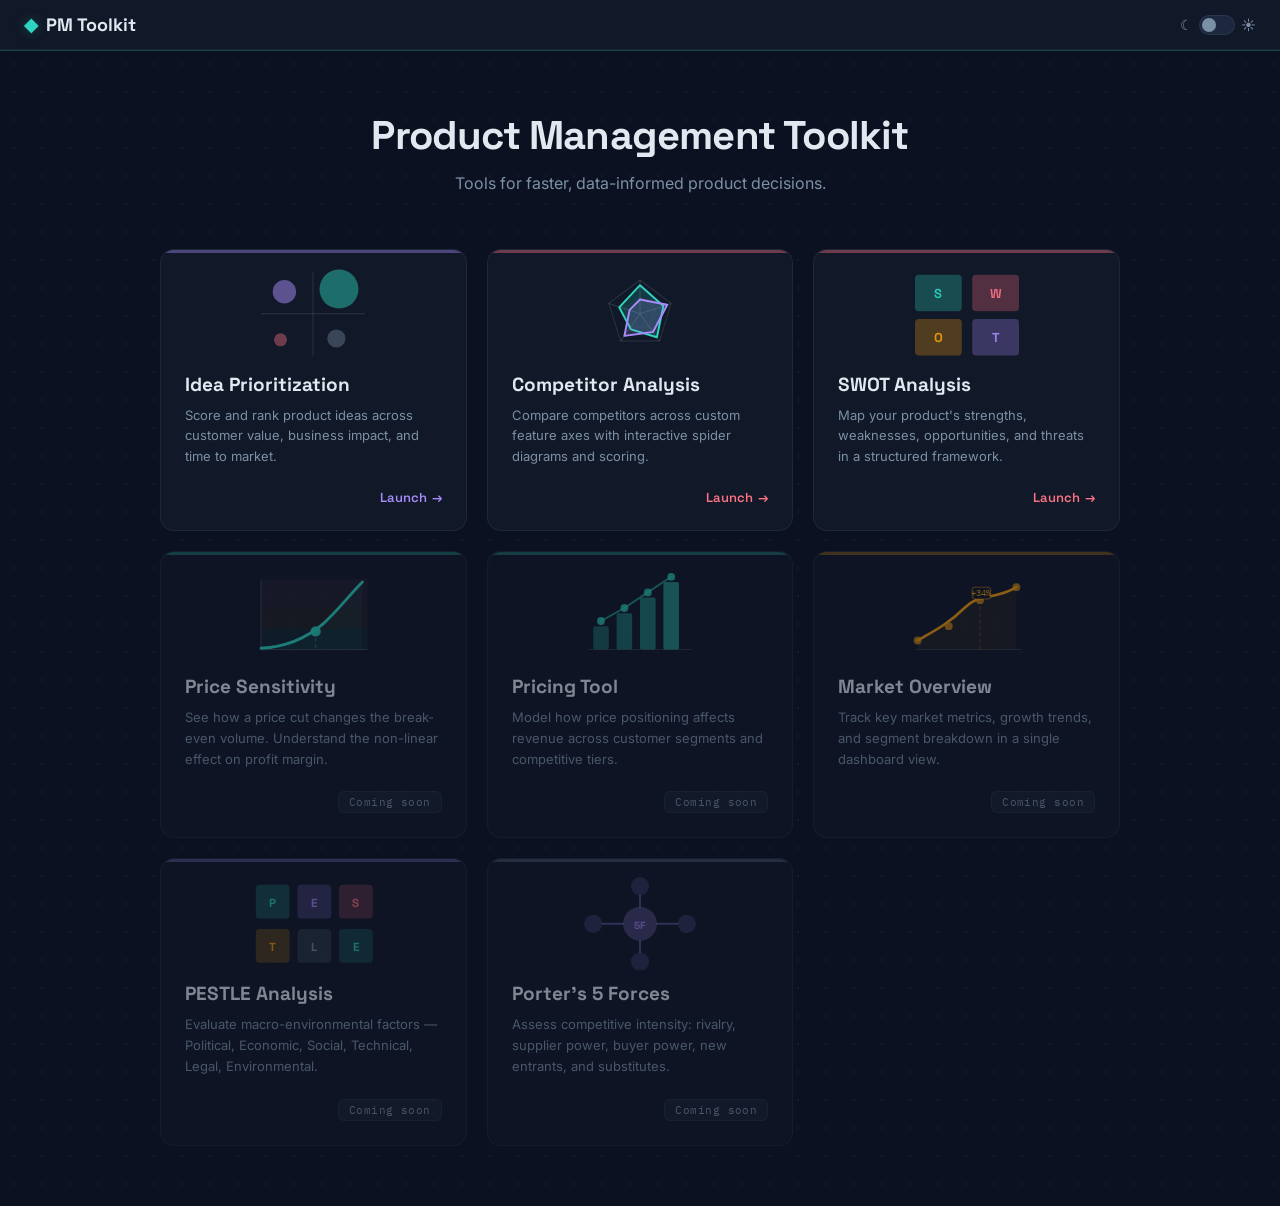
<file: index.html>
<!DOCTYPE html>
<html lang="en">
<head>
<meta charset="UTF-8">
<meta name="viewport" content="width=device-width, initial-scale=1.0">
<title>PM Toolkit</title>
<link rel="preconnect" href="https://fonts.googleapis.com">
<link href="https://fonts.googleapis.com/css2?family=Space+Grotesk:wght@500;700&family=Inter:wght@400;500;600&family=IBM+Plex+Mono:wght@500&display=swap" rel="stylesheet">
<link rel="stylesheet" href="index.css">
</head>
<body>
<div class="app">

  <header class="topbar">
    <div class="brand"><span class="brand-mark">&#9670;</span> PM Toolkit</div>
    <div class="topbar-actions">
      <label class="theme-toggle" title="Toggle light / dark theme">
        <span class="t-icon">&#9790;</span>
        <input type="checkbox" id="themeToggle">
        <span class="toggle-pill"><span class="toggle-dot"></span></span>
        <span class="t-icon">&#9728;</span>
      </label>
    </div>
  </header>

  <main class="hub">
    <div class="hub-hero">
      <h1>Product Management Toolkit</h1>
      <p>Tools for faster, data-informed product decisions.</p>
    </div>

    <div class="tool-grid">

      <!-- 1. Idea Prioritization -->
      <a class="tool-card card-plum" href="prio_tool.html">
        <div class="card-visual">
          <svg viewBox="0 0 100 72" fill="none" xmlns="http://www.w3.org/2000/svg">
            <line x1="50" y1="4"  x2="50" y2="68" stroke="currentColor" stroke-opacity="0.12" stroke-width="0.8"/>
            <line x1="10" y1="36" x2="90" y2="36" stroke="currentColor" stroke-opacity="0.12" stroke-width="0.8"/>
            <circle cx="70" cy="17" r="15" fill="var(--teal)"  opacity="0.45"/>
            <circle cx="28" cy="19" r="9"  fill="var(--plum)"  opacity="0.5"/>
            <circle cx="68" cy="55" r="7"  fill="var(--slate)" opacity="0.38"/>
            <circle cx="25" cy="56" r="5"  fill="var(--coral)" opacity="0.4"/>
          </svg>
        </div>
        <div class="card-body">
          <h2 class="card-title">Idea Prioritization</h2>
          <p class="card-desc">Score and rank product ideas across customer value, business impact, and time to market.</p>
        </div>
        <div class="card-footer">
          <span class="card-launch">Launch <span class="launch-arrow">&#8594;</span></span>
        </div>
      </a>

      <!-- 2. Competitor Analysis -->
      <a class="tool-card card-coral" href="competitor_analysis.html">
        <div class="card-visual">
          <svg viewBox="0 0 100 72" fill="none" xmlns="http://www.w3.org/2000/svg">
            <line x1="50" y1="36" x2="50" y2="10"  stroke="currentColor" stroke-opacity="0.15" stroke-width="0.8"/>
            <line x1="50" y1="36" x2="74" y2="28"  stroke="currentColor" stroke-opacity="0.15" stroke-width="0.8"/>
            <line x1="50" y1="36" x2="65" y2="57"  stroke="currentColor" stroke-opacity="0.15" stroke-width="0.8"/>
            <line x1="50" y1="36" x2="35" y2="57"  stroke="currentColor" stroke-opacity="0.15" stroke-width="0.8"/>
            <line x1="50" y1="36" x2="26" y2="28"  stroke="currentColor" stroke-opacity="0.15" stroke-width="0.8"/>
            <polygon points="50,10 74,28 65,57 35,57 26,28" fill="none" stroke="currentColor" stroke-opacity="0.12" stroke-width="0.8"/>
            <polygon points="50,23 62,32 57,46 43,46 38,32" fill="none" stroke="currentColor" stroke-opacity="0.08" stroke-width="0.6"/>
            <polygon points="50,14 68,30 63,54 43,48 34,31" fill="var(--teal)" fill-opacity="0.18" stroke="var(--teal)" stroke-width="1.5" stroke-linejoin="round"/>
            <polygon points="50,25 71,29 60,50 38,53 42,33" fill="var(--plum)" fill-opacity="0.18" stroke="var(--plum)" stroke-width="1.5" stroke-linejoin="round"/>
          </svg>
        </div>
        <div class="card-body">
          <h2 class="card-title">Competitor Analysis</h2>
          <p class="card-desc">Compare competitors across custom feature axes with interactive spider diagrams and scoring.</p>
        </div>
        <div class="card-footer">
          <span class="card-launch">Launch <span class="launch-arrow">&#8594;</span></span>
        </div>
      </a>

      <!-- 3. SWOT Analysis -->
      <a class="tool-card card-coral" href="swot_tool.html">
        <div class="card-visual">
          <svg viewBox="0 0 100 72" fill="none" xmlns="http://www.w3.org/2000/svg">
            <rect x="10" y="6"  width="36" height="28" rx="3" fill="var(--teal)"  opacity="0.28"/>
            <rect x="54" y="6"  width="36" height="28" rx="3" fill="var(--coral)" opacity="0.28"/>
            <rect x="10" y="40" width="36" height="28" rx="3" fill="var(--amber)" opacity="0.28"/>
            <rect x="54" y="40" width="36" height="28" rx="3" fill="var(--plum)"  opacity="0.28"/>
            <text x="28" y="24" text-anchor="middle" font-family="Space Grotesk,sans-serif" font-size="10" font-weight="700" fill="var(--teal)"  opacity="0.9">S</text>
            <text x="72" y="24" text-anchor="middle" font-family="Space Grotesk,sans-serif" font-size="10" font-weight="700" fill="var(--coral)" opacity="0.9">W</text>
            <text x="28" y="58" text-anchor="middle" font-family="Space Grotesk,sans-serif" font-size="10" font-weight="700" fill="var(--amber)" opacity="0.9">O</text>
            <text x="72" y="58" text-anchor="middle" font-family="Space Grotesk,sans-serif" font-size="10" font-weight="700" fill="var(--plum)"  opacity="0.9">T</text>
          </svg>
        </div>
        <div class="card-body">
          <h2 class="card-title">SWOT Analysis</h2>
          <p class="card-desc">Map your product's strengths, weaknesses, opportunities, and threats in a structured framework.</p>
        </div>
        <div class="card-footer">
          <span class="card-launch">Launch <span class="launch-arrow">&#8594;</span></span>
        </div>
      </a>

      <!-- Price Sensitivity — Coming soon -->
      <div class="tool-card card-teal tool-card--soon">
        <div class="card-visual">
          <svg viewBox="0 0 100 72" fill="none" xmlns="http://www.w3.org/2000/svg">
            <line x1="10" y1="62" x2="92" y2="62" stroke="currentColor" stroke-opacity="0.2" stroke-width="0.8"/>
            <line x1="10" y1="8"  x2="10" y2="62" stroke="currentColor" stroke-opacity="0.2" stroke-width="0.8"/>
            <rect x="10" y="46" width="82" height="16" fill="var(--teal)"  opacity="0.06"/>
            <rect x="10" y="30" width="82" height="16" fill="var(--amber)" opacity="0.06"/>
            <rect x="10" y="8"  width="82" height="22" fill="var(--coral)" opacity="0.06"/>
            <path d="M 10 61 C 28 60 44 54 58 42 C 70 31 78 20 88 10" stroke="var(--teal)" stroke-width="2.2" stroke-linecap="round"/>
            <path d="M 10 61 C 28 60 44 54 58 42 C 70 31 78 20 88 10 L 88 62 Z" fill="var(--teal)" opacity="0.06"/>
            <circle cx="52" cy="48" r="4" fill="var(--teal)" opacity="0.9"/>
            <line x1="52" y1="48" x2="52" y2="62" stroke="var(--teal)" stroke-opacity="0.35" stroke-width="1" stroke-dasharray="3 2"/>
          </svg>
        </div>
        <div class="card-body">
          <h2 class="card-title">Price Sensitivity</h2>
          <p class="card-desc">See how a price cut changes the break-even volume. Understand the non-linear effect on profit margin.</p>
        </div>
        <div class="card-footer">
          <span class="card-badge">Coming soon</span>
        </div>
      </div>

      <!-- Pricing Tool — Coming soon -->
      <div class="tool-card card-teal tool-card--soon">
        <div class="card-visual">
          <svg viewBox="0 0 100 72" fill="none" xmlns="http://www.w3.org/2000/svg">
            <line x1="10" y1="62" x2="90" y2="62" stroke="currentColor" stroke-opacity="0.15" stroke-width="0.8"/>
            <rect x="14" y="44" width="12" height="18" rx="1.5" fill="var(--teal)" opacity="0.35"/>
            <rect x="32" y="34" width="12" height="28" rx="1.5" fill="var(--teal)" opacity="0.42"/>
            <rect x="50" y="22" width="12" height="40" rx="1.5" fill="var(--teal)" opacity="0.5"/>
            <rect x="68" y="10" width="12" height="52" rx="1.5" fill="var(--teal)" opacity="0.6"/>
            <circle cx="20" cy="40" r="3" fill="var(--teal)" opacity="0.8"/>
            <circle cx="38" cy="30" r="3" fill="var(--teal)" opacity="0.8"/>
            <circle cx="56" cy="18" r="3" fill="var(--teal)" opacity="0.8"/>
            <circle cx="74" cy="6"  r="3" fill="var(--teal)" opacity="0.8"/>
            <path d="M 20 40 L 38 30 L 56 18 L 74 6" stroke="var(--teal)" stroke-width="1.5" stroke-linecap="round" stroke-linejoin="round" opacity="0.6"/>
          </svg>
        </div>
        <div class="card-body">
          <h2 class="card-title">Pricing Tool</h2>
          <p class="card-desc">Model how price positioning affects revenue across customer segments and competitive tiers.</p>
        </div>
        <div class="card-footer">
          <span class="card-badge">Coming soon</span>
        </div>
      </div>

      <!-- Market Overview — Coming soon -->
      <div class="tool-card card-amber tool-card--soon">
        <div class="card-visual">
          <svg viewBox="0 0 100 72" fill="none" xmlns="http://www.w3.org/2000/svg">
            <line x1="10" y1="62" x2="92" y2="62" stroke="currentColor" stroke-opacity="0.15" stroke-width="0.8"/>
            <path d="M 12 55 C 24 48 36 42 48 30 C 60 18 72 24 88 14" stroke="var(--amber)" stroke-width="2" stroke-linecap="round" fill="none"/>
            <path d="M 12 55 C 24 48 36 42 48 30 C 60 18 72 24 88 14 L 88 62 L 12 62 Z" fill="var(--amber)" opacity="0.07"/>
            <circle cx="12" cy="55" r="3" fill="var(--amber)" opacity="0.7"/>
            <circle cx="36" cy="44" r="3" fill="var(--amber)" opacity="0.7"/>
            <circle cx="60" cy="24" r="3" fill="var(--amber)" opacity="0.7"/>
            <circle cx="88" cy="14" r="3" fill="var(--amber)" opacity="0.7"/>
            <line x1="60" y1="24" x2="60" y2="62" stroke="var(--amber)" stroke-opacity="0.2" stroke-dasharray="3 2" stroke-width="1"/>
            <rect x="54" y="14" width="14" height="9" rx="2" fill="var(--surface)" stroke="var(--amber)" stroke-opacity="0.5" stroke-width="0.8"/>
            <text x="61" y="21" text-anchor="middle" font-family="IBM Plex Mono,monospace" font-size="7" fill="var(--amber)" opacity="0.9">+34%</text>
          </svg>
        </div>
        <div class="card-body">
          <h2 class="card-title">Market Overview</h2>
          <p class="card-desc">Track key market metrics, growth trends, and segment breakdown in a single dashboard view.</p>
        </div>
        <div class="card-footer">
          <span class="card-badge">Coming soon</span>
        </div>
      </div>

      <!-- PESTLE — Coming soon -->
      <div class="tool-card card-plum tool-card--soon">
        <div class="card-visual">
          <svg viewBox="0 0 100 72" fill="none" xmlns="http://www.w3.org/2000/svg">
            <rect x="6"  y="6"  width="26" height="26" rx="3" fill="var(--teal)"  opacity="0.25"/>
            <rect x="38" y="6"  width="26" height="26" rx="3" fill="var(--plum)"  opacity="0.25"/>
            <rect x="70" y="6"  width="26" height="26" rx="3" fill="var(--coral)" opacity="0.25"/>
            <rect x="6"  y="40" width="26" height="26" rx="3" fill="var(--amber)" opacity="0.25"/>
            <rect x="38" y="40" width="26" height="26" rx="3" fill="var(--slate)" opacity="0.22"/>
            <rect x="70" y="40" width="26" height="26" rx="3" fill="var(--teal)"  opacity="0.2"/>
            <text x="19" y="23" text-anchor="middle" font-family="Space Grotesk,sans-serif" font-size="9" font-weight="700" fill="var(--teal)"  opacity="0.9">P</text>
            <text x="51" y="23" text-anchor="middle" font-family="Space Grotesk,sans-serif" font-size="9" font-weight="700" fill="var(--plum)"  opacity="0.9">E</text>
            <text x="83" y="23" text-anchor="middle" font-family="Space Grotesk,sans-serif" font-size="9" font-weight="700" fill="var(--coral)" opacity="0.9">S</text>
            <text x="19" y="57" text-anchor="middle" font-family="Space Grotesk,sans-serif" font-size="9" font-weight="700" fill="var(--amber)" opacity="0.9">T</text>
            <text x="51" y="57" text-anchor="middle" font-family="Space Grotesk,sans-serif" font-size="9" font-weight="700" fill="var(--slate)" opacity="0.9">L</text>
            <text x="83" y="57" text-anchor="middle" font-family="Space Grotesk,sans-serif" font-size="9" font-weight="700" fill="var(--teal)"  opacity="0.85">E</text>
          </svg>
        </div>
        <div class="card-body">
          <h2 class="card-title">PESTLE Analysis</h2>
          <p class="card-desc">Evaluate macro-environmental factors — Political, Economic, Social, Technical, Legal, Environmental.</p>
        </div>
        <div class="card-footer">
          <span class="card-badge">Coming soon</span>
        </div>
      </div>

      <!-- Porter's 5 Forces — Coming soon -->
      <div class="tool-card card-slate tool-card--soon">
        <div class="card-visual">
          <svg viewBox="0 0 100 72" fill="none" xmlns="http://www.w3.org/2000/svg">
            <circle cx="50" cy="36" r="13" fill="var(--plum)" opacity="0.32"/>
            <circle cx="50" cy="7"  r="7"  fill="var(--plum)" opacity="0.22"/>
            <circle cx="50" cy="65" r="7"  fill="var(--plum)" opacity="0.22"/>
            <circle cx="14" cy="36" r="7"  fill="var(--plum)" opacity="0.22"/>
            <circle cx="86" cy="36" r="7"  fill="var(--plum)" opacity="0.22"/>
            <line x1="50" y1="23" x2="50" y2="14" stroke="var(--plum)" stroke-opacity="0.45" stroke-width="1.5" stroke-linecap="round"/>
            <line x1="50" y1="49" x2="50" y2="58" stroke="var(--plum)" stroke-opacity="0.45" stroke-width="1.5" stroke-linecap="round"/>
            <line x1="37" y1="36" x2="21" y2="36" stroke="var(--plum)" stroke-opacity="0.45" stroke-width="1.5" stroke-linecap="round"/>
            <line x1="63" y1="36" x2="79" y2="36" stroke="var(--plum)" stroke-opacity="0.45" stroke-width="1.5" stroke-linecap="round"/>
            <text x="50" y="40" text-anchor="middle" font-family="Space Grotesk,sans-serif" font-size="8" font-weight="700" fill="var(--plum)" opacity="0.85">5F</text>
          </svg>
        </div>
        <div class="card-body">
          <h2 class="card-title">Porter's 5 Forces</h2>
          <p class="card-desc">Assess competitive intensity: rivalry, supplier power, buyer power, new entrants, and substitutes.</p>
        </div>
        <div class="card-footer">
          <span class="card-badge">Coming soon</span>
        </div>
      </div>

    </div>
  </main>

</div>

<script>
  function applyTheme(isLight) {
    document.documentElement.classList.toggle('light', isLight);
  }

  var tt = document.getElementById('themeToggle');
  var saved = localStorage.getItem('prio-theme');
  if (saved === 'light') { tt.checked = true; applyTheme(true); }

  tt.addEventListener('change', function () {
    applyTheme(this.checked);
    localStorage.setItem('prio-theme', this.checked ? 'light' : 'dark');
  });
</script>
</body>
</html>
</file>
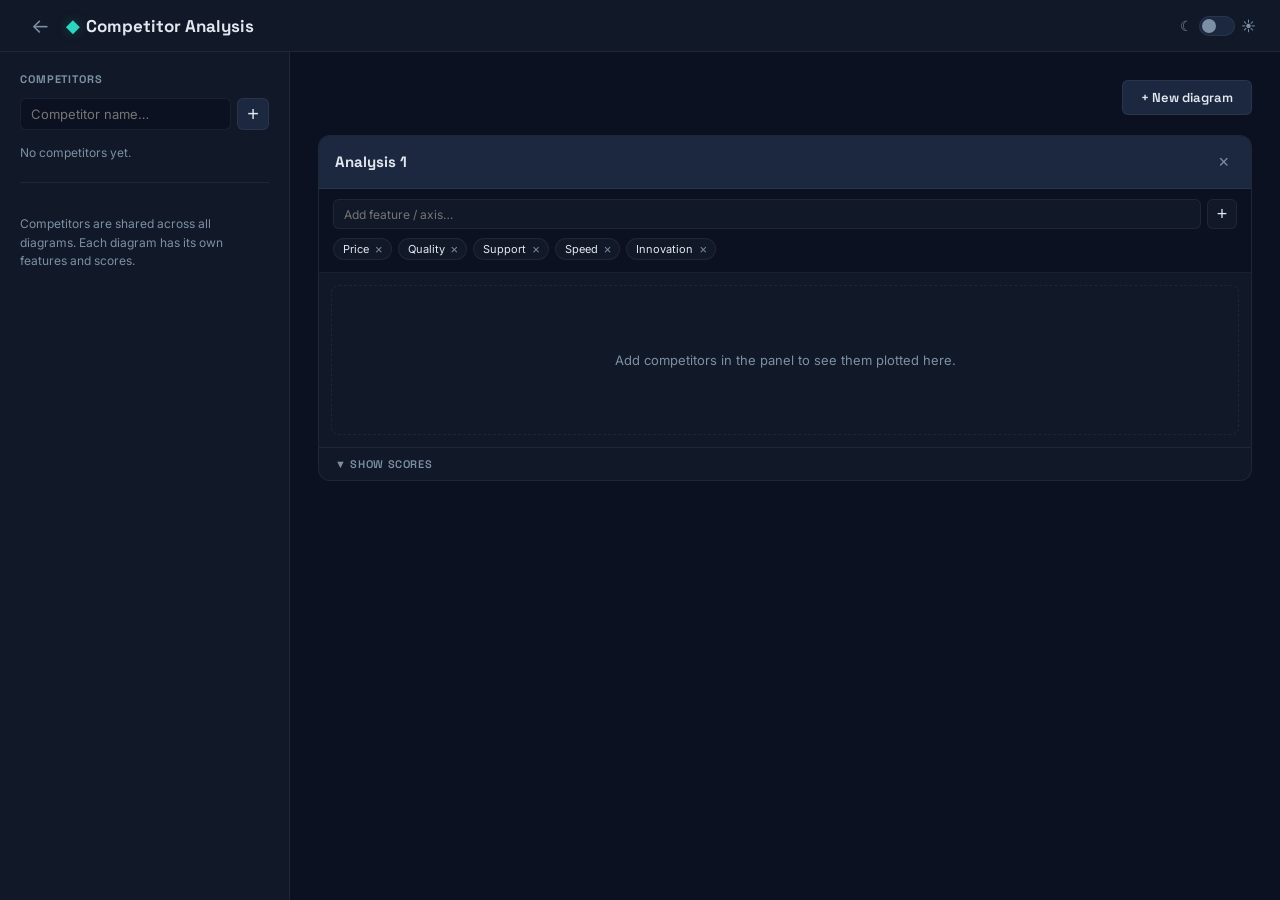
<file: competitor_analysis.html>
<!DOCTYPE html>
<html lang="en">
<head>
<meta charset="UTF-8">
<meta name="viewport" content="width=device-width, initial-scale=1.0">
<title>Competitor Analysis · PM Toolkit</title>
<link rel="preconnect" href="https://fonts.googleapis.com">
<link href="https://fonts.googleapis.com/css2?family=Space+Grotesk:wght@500;700&family=Inter:wght@400;500;600&family=IBM+Plex+Mono:wght@500&display=swap" rel="stylesheet">
<link rel="stylesheet" href="common.css">
<link rel="stylesheet" href="competitor_analysis.css">
</head>
<body>
<div class="app">

  <header class="topbar">
    <div class="topbar-left">
      <a href="index.html" class="back-btn" title="Back to toolkit">&#8592;</a>
      <div class="brand"><span class="brand-mark">&#9670;</span> Competitor Analysis</div>
    </div>
    <div class="topbar-actions">
      <label class="theme-toggle" title="Toggle light / dark theme">
        <span class="t-icon">&#9790;</span>
        <input type="checkbox" id="themeToggle">
        <span class="toggle-pill"><span class="toggle-dot"></span></span>
        <span class="t-icon">&#9728;</span>
      </label>
    </div>
  </header>

  <div class="workspace">
    <aside class="panel">

      <div class="ca-panel-section">
        <h2>Competitors</h2>
        <div class="add-row">
          <input type="text" id="competitorInput" placeholder="Competitor name…" maxlength="36">
          <button class="add-item-btn" id="addCompBtn">+</button>
        </div>
        <div id="competitorList" class="ca-list"></div>
      </div>

      <div class="ca-panel-note">
        <p>Competitors are shared across all diagrams. Each diagram has its own features and scores.</p>
      </div>

    </aside>

    <main class="canvas">
      <div class="diagrams-toolbar">
        <button class="add-diagram-btn" id="addDiagramBtn">+ New diagram</button>
      </div>
      <div id="diagramsGrid" class="diagrams-grid"></div>
    </main>
  </div>

</div>
<script>
  var PALETTE = ['#2DD4BF','#A78BFA','#FB7185','#F59E0B','#60A5FA','#34D399','#F97316','#E879F9'];

  // ── State ────────────────────────────────────────────────────────
  // competitors: [{id, name, color}]
  // diagrams:   [{id, name, features:[{id,name}], scores:{compId:{featId:val}}}]
  var state = { competitors: [], diagrams: [] };

  function uid() { return Date.now().toString(36) + Math.random().toString(36).slice(2); }
  function esc(s) {
    return String(s).replace(/&/g,'&amp;').replace(/</g,'&lt;').replace(/>/g,'&gt;').replace(/"/g,'&quot;');
  }
  function get(id) { return document.getElementById(id); }

  // ── Save / load ──────────────────────────────────────────────────
  function save() {
    localStorage.setItem('competitor-v2', JSON.stringify(state));
  }

  function load() {
    var raw = localStorage.getItem('competitor-v2');
    if (raw) {
      try {
        var p = JSON.parse(raw);
        if (Array.isArray(p.competitors)) state.competitors = p.competitors;
        if (Array.isArray(p.diagrams))    state.diagrams    = p.diagrams;
      } catch(e) {}
    } else {
      // Migrate from competitor-v1: old format stored scores on each competitor object
      var old = localStorage.getItem('competitor-v1');
      if (old) {
        try {
          var o = JSON.parse(old);
          if (Array.isArray(o.features) && o.features.length &&
              Array.isArray(o.competitors) && o.competitors.length) {
            var sc = {};
            o.competitors.forEach(function(c) {
              sc[c.id] = {};
              if (c.scores) o.features.forEach(function(f) { sc[c.id][f.id] = c.scores[f.id] || 5; });
            });
            state.diagrams.push({
              id: uid(), name: 'Imported analysis',
              features: o.features.map(function(f) { return { id: f.id, name: f.name }; }),
              scores: sc
            });
            state.competitors = o.competitors.map(function(c, i) {
              return { id: c.id, name: c.name, color: PALETTE[i % PALETTE.length] };
            });
          }
        } catch(e) {}
      }
    }
    // Ensure at least one diagram
    if (!state.diagrams.length) {
      state.diagrams.push({
        id: uid(), name: 'Analysis 1',
        features: [
          { id:'f1', name:'Price' }, { id:'f2', name:'Quality' },
          { id:'f3', name:'Support' }, { id:'f4', name:'Speed' },
          { id:'f5', name:'Innovation' }
        ],
        scores: {}
      });
    }
  }

  // ── Competitors ──────────────────────────────────────────────────
  function addCompetitor() {
    var name = get('competitorInput').value.trim();
    if (!name) { get('competitorInput').focus(); return; }
    var id = uid();
    state.competitors.push({ id: id, name: name, color: PALETTE[state.competitors.length % PALETTE.length] });
    state.diagrams.forEach(function(d) {
      if (!d.scores) d.scores = {};
      d.scores[id] = {};
      d.features.forEach(function(f) { d.scores[id][f.id] = 5; });
    });
    get('competitorInput').value = '';
    save();
    renderCompetitorList();
    refreshAllSpiders();
    refreshOpenScoreTables();
  }

  function deleteCompetitor(id) {
    state.competitors = state.competitors.filter(function(c) { return c.id !== id; });
    state.competitors.forEach(function(c, i) { c.color = PALETTE[i % PALETTE.length]; });
    state.diagrams.forEach(function(d) { if (d.scores) delete d.scores[id]; });
    save();
    renderCompetitorList();
    refreshAllSpiders();
    refreshOpenScoreTables();
  }

  function renderCompetitorList() {
    get('competitorList').innerHTML = state.competitors.length
      ? state.competitors.map(function(c) {
          return '<div class="ca-item">' +
            '<span class="ca-color-dot" style="background:' + c.color + '"></span>' +
            '<span class="ca-item-label">' + esc(c.name) + '</span>' +
            '<button class="ca-del" data-cid="' + c.id + '">&#215;</button>' +
          '</div>';
        }).join('')
      : '<p class="ca-hint">No competitors yet.</p>';
  }

  // ── Diagrams ─────────────────────────────────────────────────────
  function addDiagram() {
    var d = {
      id: uid(), name: 'Analysis ' + (state.diagrams.length + 1),
      features: [], scores: {}
    };
    state.competitors.forEach(function(c) { d.scores[c.id] = {}; });
    state.diagrams.push(d);
    save();
    var div = document.createElement('div');
    div.innerHTML = buildCardHTML(d);
    get('diagramsGrid').appendChild(div.firstChild);
    renderSpiderInCard(d);
    var ti = get('title-' + d.id);
    if (ti) { ti.select(); ti.focus(); }
  }

  function deleteDiagram(id) {
    if (state.diagrams.length <= 1) { alert('Keep at least one diagram.'); return; }
    state.diagrams = state.diagrams.filter(function(d) { return d.id !== id; });
    save();
    var card = get('card-' + id);
    if (card) card.remove();
  }

  // ── Features (per diagram) ────────────────────────────────────────
  function addFeature(diagId, name) {
    if (!name) return;
    var diag = state.diagrams.find(function(d) { return d.id === diagId; });
    if (!diag) return;
    var fid = uid();
    diag.features.push({ id: fid, name: name });
    state.competitors.forEach(function(c) {
      if (!diag.scores) diag.scores = {};
      if (!diag.scores[c.id]) diag.scores[c.id] = {};
      diag.scores[c.id][fid] = 5;
    });
    save();
    patchCardFeatures(diag);
  }

  function deleteFeature(diagId, featId) {
    var diag = state.diagrams.find(function(d) { return d.id === diagId; });
    if (!diag) return;
    diag.features = diag.features.filter(function(f) { return f.id !== featId; });
    if (diag.scores) Object.keys(diag.scores).forEach(function(cid) {
      if (diag.scores[cid]) delete diag.scores[cid][featId];
    });
    save();
    patchCardFeatures(diag);
  }

  function patchCardFeatures(diag) {
    var chips = get('chips-' + diag.id);
    if (chips) chips.innerHTML = buildChips(diag);
    renderSpiderInCard(diag);
    var card = get('card-' + diag.id);
    if (card && card.classList.contains('scores-open')) renderScoreTable(diag);
  }

  // ── Card HTML builders ────────────────────────────────────────────
  function buildChips(d) {
    if (!d.features.length) return '<span class="feat-empty">No features yet — add some above</span>';
    return d.features.map(function(f) {
      return '<span class="feat-chip">' +
        '<span class="feat-chip-label">' + esc(f.name) + '</span>' +
        '<button class="feat-chip-del" data-diag="' + d.id + '" data-feat="' + f.id + '">&#215;</button>' +
      '</span>';
    }).join('');
  }

  function buildCardHTML(d) {
    return '<div class="diagram-card" id="card-' + d.id + '">' +
      '<div class="dc-header">' +
        '<input type="text" class="dc-title" id="title-' + d.id + '" value="' + esc(d.name) + '" ' +
          'placeholder="Diagram title…" maxlength="60" data-diag="' + d.id + '">' +
        '<button class="dc-del" data-diag="' + d.id + '" title="Delete diagram">&#215;</button>' +
      '</div>' +
      '<div class="dc-feat-bar">' +
        '<div class="dc-feat-add-row">' +
          '<input type="text" class="dc-feat-input" placeholder="Add feature / axis…" ' +
            'maxlength="28" data-diag="' + d.id + '">' +
          '<button class="dc-feat-add" data-diag="' + d.id + '">+</button>' +
        '</div>' +
        '<div class="feat-chips" id="chips-' + d.id + '">' + buildChips(d) + '</div>' +
      '</div>' +
      '<div class="dc-spider" id="spider-' + d.id + '"></div>' +
      '<button class="dc-score-toggle" data-diag="' + d.id + '">&#9660; Show scores</button>' +
      '<div class="dc-scores" id="scores-' + d.id + '"></div>' +
    '</div>';
  }

  // ── Spider SVG ───────────────────────────────────────────────────
  function renderSpiderInCard(d) {
    var el = get('spider-' + d.id);
    if (!el) return;
    var feats = d.features, comps = state.competitors, N = feats.length;

    if (N < 3) {
      el.innerHTML = '<div class="spider-empty"><p>' +
        (N === 0 ? 'Add features above to build the spider diagram.'
                 : 'Add at least 3 features to render the spider.') + '</p></div>';
      return;
    }
    if (!comps.length) {
      el.innerHTML = '<div class="spider-empty"><p>Add competitors in the panel to see them plotted here.</p></div>';
      return;
    }

    var W = 400, H = 430, CX = 200, CY = 195, R = 135;

    function ang(i) { return -Math.PI / 2 + i * (2 * Math.PI / N); }
    function pt(i, r) { var a = ang(i); return [CX + Math.cos(a) * r, CY + Math.sin(a) * r]; }
    function pS(i, r) { var p = pt(i, r); return p[0].toFixed(1) + ',' + p[1].toFixed(1); }
    function toR(v)  { return ((Math.max(1, Math.min(10, +v || 1)) - 1) / 9) * R; }
    function sc(c, f) {
      return (d.scores && d.scores[c.id] && d.scores[c.id][f.id] != null) ? d.scores[c.id][f.id] : 5;
    }

    var rings = [2,4,6,8,10].map(function(s) {
      var r = toR(s), pts = feats.map(function(_,i){ return pS(i,r); }).join(' ');
      return '<polygon points="' + pts + '" fill="none" ' +
        'style="stroke:var(--border' + (s===10?'-bright':'') + ')" stroke-width="' + (s===10?'1.2':'0.6') + '"/>';
    }).join('');

    var ringLabels = [2,4,6,8,10].map(function(s) {
      return '<text x="' + (CX+3) + '" y="' + (CY-toR(s)+8) + '" ' +
        'font-family="IBM Plex Mono,monospace" font-size="7.5" style="fill:var(--ink-soft)" opacity="0.7">' + s + '</text>';
    }).join('');

    var axes = feats.map(function(f, i) {
      var outer = pt(i, R), lp = pt(i, R+26);
      var a = ang(i), cosA = Math.cos(a), sinA = Math.sin(a);
      var anchor = Math.abs(cosA) < 0.25 ? 'middle' : cosA > 0 ? 'start' : 'end';
      var dy = sinA > 0.6 ? 13 : sinA < -0.6 ? -4 : 4;
      var label = f.name.length > 18 ? f.name.slice(0,16) + '…' : f.name;
      return '<line x1="' + CX + '" y1="' + CY + '" x2="' + outer[0].toFixed(1) + '" y2="' + outer[1].toFixed(1) + '" ' +
          'style="stroke:var(--border-bright)" stroke-width="1"/>' +
        '<text x="' + lp[0].toFixed(1) + '" y="' + (lp[1]+dy).toFixed(1) + '" ' +
          'text-anchor="' + anchor + '" font-family="Inter,sans-serif" font-size="11" font-weight="500" ' +
          'style="fill:var(--ink)">' + esc(label) + '</text>';
    }).join('');

    var fills = comps.map(function(c) {
      var pts = feats.map(function(f,i){ return pS(i,toR(sc(c,f))); }).join(' ');
      return '<polygon points="' + pts + '" style="fill:' + c.color + '" fill-opacity="0.12" stroke="none"/>';
    }).join('');

    var strokes = comps.map(function(c) {
      var pts = feats.map(function(f,i){ return pS(i,toR(sc(c,f))); }).join(' ');
      return '<polygon points="' + pts + '" fill="none" style="stroke:' + c.color + '" stroke-width="1.8" stroke-linejoin="round"/>';
    }).join('');

    var dots = comps.map(function(c) {
      return feats.map(function(f,i) {
        var p = pt(i, toR(sc(c,f)));
        return '<circle cx="' + p[0].toFixed(1) + '" cy="' + p[1].toFixed(1) + '" r="3" style="fill:' + c.color + '"/>';
      }).join('');
    }).join('');

    var LEGEND_Y = H - 16;
    var spacing = Math.min(110, (W - 20) / comps.length);
    var legend = comps.map(function(c, i) {
      var lx = 12 + i * spacing;
      if (lx > W - 20) return '';
      var label = c.name.length > 12 ? c.name.slice(0,10)+'…' : c.name;
      return '<circle cx="' + (lx+4) + '" cy="' + LEGEND_Y + '" r="4.5" style="fill:' + c.color + '"/>' +
        '<text x="' + (lx+12) + '" y="' + (LEGEND_Y+4) + '" font-family="Inter,sans-serif" font-size="10" style="fill:var(--ink)">' + esc(label) + '</text>';
    }).join('');

    el.innerHTML = '<svg class="spider-svg" viewBox="0 0 ' + W + ' ' + H + '" xmlns="http://www.w3.org/2000/svg">' +
      rings + ringLabels + axes + fills + strokes + dots +
      '<line x1="10" y1="' + (H-30) + '" x2="' + (W-10) + '" y2="' + (H-30) + '" style="stroke:var(--border)" stroke-width="0.7"/>' +
      legend + '</svg>';
  }

  // ── Score table ──────────────────────────────────────────────────
  function renderScoreTable(d) {
    var el = get('scores-' + d.id);
    if (!el) return;
    var feats = d.features, comps = state.competitors;

    if (!feats.length || !comps.length) {
      el.innerHTML = '<p class="ca-hint" style="margin:0">Add features and competitors to enter scores.</p>';
      return;
    }

    var thead = '<thead><tr><th class="feat-col">Feature</th>' +
      comps.map(function(c) {
        return '<th><span class="th-dot" style="background:' + c.color + '"></span>' + esc(c.name) + '</th>';
      }).join('') + '</tr></thead>';

    var tbody = '<tbody>' + feats.map(function(f) {
      return '<tr><td class="feat-col">' + esc(f.name) + '</td>' +
        comps.map(function(c) {
          var v = (d.scores && d.scores[c.id] && d.scores[c.id][f.id] != null) ? d.scores[c.id][f.id] : 5;
          return '<td><input type="number" class="score-input" min="1" max="10" step="1" value="' + v + '" ' +
            'data-diag="' + d.id + '" data-comp="' + c.id + '" data-feat="' + f.id + '"></td>';
        }).join('') + '</tr>';
    }).join('') + '</tbody>';

    el.innerHTML = '<div class="score-matrix-wrap"><table class="score-matrix">' + thead + tbody + '</table></div>';
  }

  // ── Score toggle ──────────────────────────────────────────────────
  function toggleScores(diagId) {
    var card = get('card-' + diagId);
    if (!card) return;
    var isOpen = card.classList.toggle('scores-open');
    var btn = card.querySelector('.dc-score-toggle');
    if (btn) btn.innerHTML = isOpen ? '&#9650; Hide scores' : '&#9660; Show scores';
    if (isOpen) {
      var diag = state.diagrams.find(function(d) { return d.id === diagId; });
      if (diag) renderScoreTable(diag);
    }
  }

  // ── Refresh helpers ──────────────────────────────────────────────
  function refreshAllSpiders() { state.diagrams.forEach(renderSpiderInCard); }

  function refreshOpenScoreTables() {
    state.diagrams.forEach(function(d) {
      var card = get('card-' + d.id);
      if (card && card.classList.contains('scores-open')) renderScoreTable(d);
    });
  }

  // ── Render full grid ──────────────────────────────────────────────
  function renderDiagramsGrid() {
    get('diagramsGrid').innerHTML = state.diagrams.map(buildCardHTML).join('');
    state.diagrams.forEach(renderSpiderInCard);
  }

  // ── Event delegation — competitor panel ──────────────────────────
  get('competitorList').addEventListener('click', function(e) {
    var btn = e.target.closest('.ca-del');
    if (btn && btn.dataset.cid) deleteCompetitor(btn.dataset.cid);
  });

  get('addCompBtn').addEventListener('click', addCompetitor);
  get('competitorInput').addEventListener('keydown', function(e) { if (e.key === 'Enter') addCompetitor(); });
  get('addDiagramBtn').addEventListener('click', addDiagram);

  // ── Event delegation — diagrams grid ─────────────────────────────
  var grid = get('diagramsGrid');

  grid.addEventListener('click', function(e) {
    var t = e.target;

    var dcDel = t.closest('.dc-del');
    if (dcDel && dcDel.dataset.diag) {
      if (confirm('Delete this diagram?')) deleteDiagram(dcDel.dataset.diag);
      return;
    }

    var featAdd = t.closest('.dc-feat-add');
    if (featAdd && featAdd.dataset.diag) {
      var diagId = featAdd.dataset.diag;
      var inp = grid.querySelector('.dc-feat-input[data-diag="' + diagId + '"]');
      if (inp) { addFeature(diagId, inp.value.trim()); inp.value = ''; inp.focus(); }
      return;
    }

    var chipDel = t.closest('.feat-chip-del');
    if (chipDel && chipDel.dataset.diag) {
      deleteFeature(chipDel.dataset.diag, chipDel.dataset.feat);
      return;
    }

    var scoreToggle = t.closest('.dc-score-toggle');
    if (scoreToggle && scoreToggle.dataset.diag) {
      toggleScores(scoreToggle.dataset.diag);
      return;
    }
  });

  grid.addEventListener('input', function(e) {
    var t = e.target;

    if (t.classList.contains('dc-title') && t.dataset.diag) {
      var diag = state.diagrams.find(function(d) { return d.id === t.dataset.diag; });
      if (diag) { diag.name = t.value; save(); }
      return;
    }

    if (t.classList.contains('score-input') && t.dataset.diag) {
      var raw = +t.value;
      if (!raw || raw < 1 || raw > 10) return;
      var dg = state.diagrams.find(function(d) { return d.id === t.dataset.diag; });
      if (dg) {
        if (!dg.scores) dg.scores = {};
        if (!dg.scores[t.dataset.comp]) dg.scores[t.dataset.comp] = {};
        dg.scores[t.dataset.comp][t.dataset.feat] = raw;
        renderSpiderInCard(dg);
      }
      return;
    }
  });

  grid.addEventListener('change', function(e) {
    var t = e.target;
    if (t.classList.contains('score-input') && t.dataset.diag) {
      var v = Math.max(1, Math.min(10, Math.round(+t.value) || 5));
      t.value = v;
      var dg = state.diagrams.find(function(d) { return d.id === t.dataset.diag; });
      if (dg) {
        if (!dg.scores) dg.scores = {};
        if (!dg.scores[t.dataset.comp]) dg.scores[t.dataset.comp] = {};
        dg.scores[t.dataset.comp][t.dataset.feat] = v;
        save();
        renderSpiderInCard(dg);
      }
    }
  });

  grid.addEventListener('keydown', function(e) {
    if (e.key !== 'Enter') return;
    var t = e.target;
    if (t.classList.contains('dc-feat-input') && t.dataset.diag) {
      addFeature(t.dataset.diag, t.value.trim());
      t.value = '';
    }
  });

  // ── Theme ─────────────────────────────────────────────────────────
  function applyTheme(isLight) {
    document.documentElement.classList.toggle('light', isLight);
  }
  var tt = get('themeToggle');
  if (localStorage.getItem('prio-theme') === 'light') { tt.checked = true; applyTheme(true); }
  tt.addEventListener('change', function() {
    applyTheme(this.checked);
    localStorage.setItem('prio-theme', this.checked ? 'light' : 'dark');
  });

  // ── Init ──────────────────────────────────────────────────────────
  load();
  renderCompetitorList();
  renderDiagramsGrid();
</script>
</body>
</html>
</file>
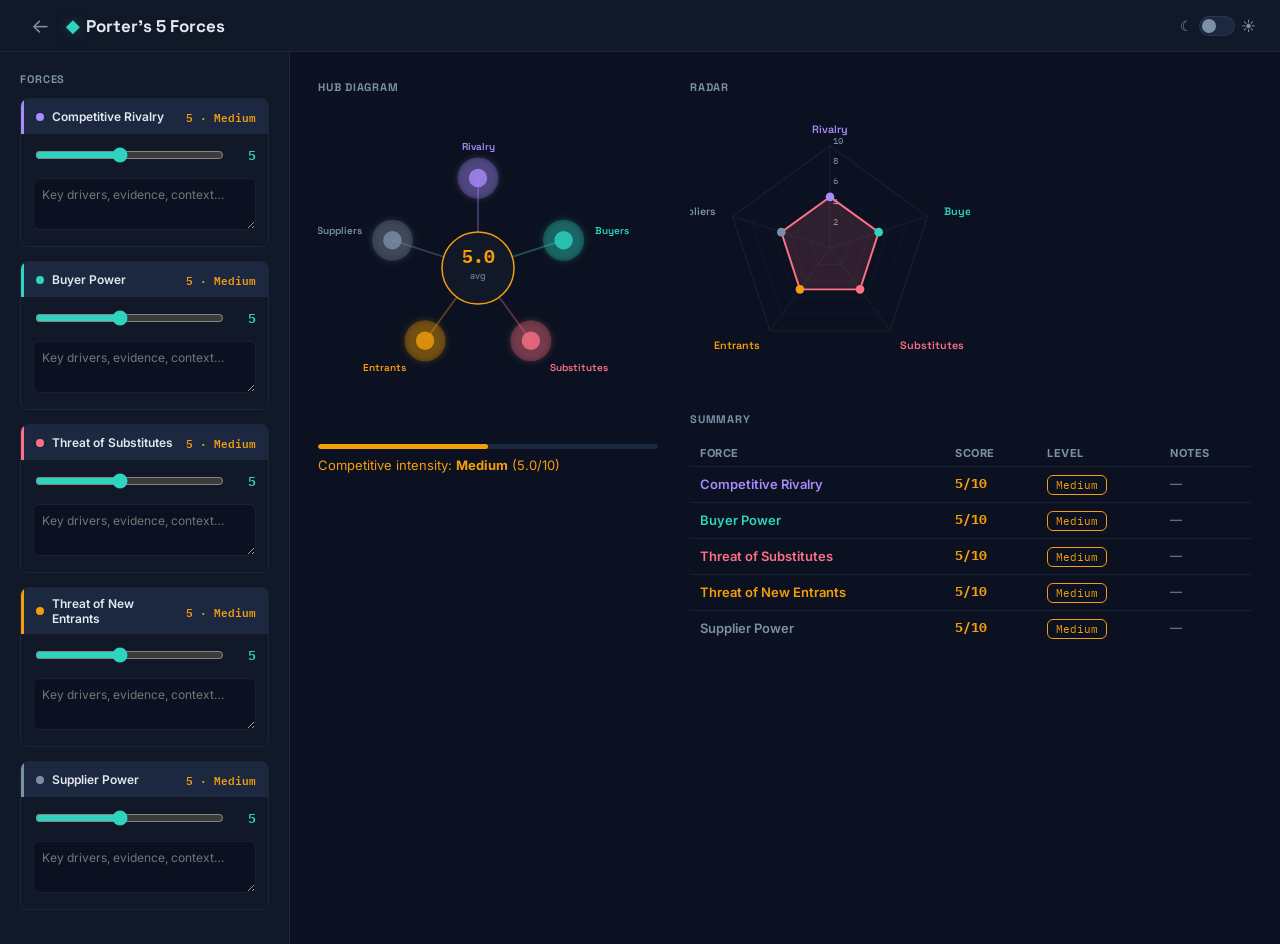
<file: forces_tool.html>
<!DOCTYPE html>
<html lang="en">
<head>
<meta charset="UTF-8">
<meta name="viewport" content="width=device-width, initial-scale=1.0">
<title>Porter's 5 Forces · PM Toolkit</title>
<link rel="preconnect" href="https://fonts.googleapis.com">
<link href="https://fonts.googleapis.com/css2?family=Space+Grotesk:wght@500;700&family=Inter:wght@400;500;600&family=IBM+Plex+Mono:wght@500&display=swap" rel="stylesheet">
<link rel="stylesheet" href="common.css">
<link rel="stylesheet" href="forces_tool.css">
</head>
<body>
<div class="app">

  <header class="topbar">
    <div class="topbar-left">
      <a href="index.html" class="back-btn" title="Back to toolkit">&#8592;</a>
      <div class="brand"><span class="brand-mark">&#9670;</span> Porter&#8217;s 5 Forces</div>
    </div>
    <div class="topbar-actions">
      <label class="theme-toggle" title="Toggle light / dark theme">
        <span class="t-icon">&#9790;</span>
        <input type="checkbox" id="themeToggle">
        <span class="toggle-pill"><span class="toggle-dot"></span></span>
        <span class="t-icon">&#9728;</span>
      </label>
    </div>
  </header>

  <div class="workspace">
    <aside class="panel">
      <h2>Forces</h2>
      <div id="forcesPanel"></div>
    </aside>

    <main class="canvas">
      <div class="forces-canvas">
        <div class="forces-left">
          <p class="section-title">Hub diagram</p>
          <div id="hubArea"></div>
          <div id="intensityArea" style="margin-top:16px"></div>
        </div>
        <div class="forces-right">
          <p class="section-title">Radar</p>
          <div id="radarArea"></div>
          <p class="section-title" style="margin-top:24px">Summary</p>
          <div id="summaryArea"></div>
        </div>
      </div>
    </main>
  </div>

</div>
<script>
  var FORCES = [
    { key:'rivalry',  label:'Competitive Rivalry',    short:'Rivalry',    color:'plum'  },
    { key:'buyer',    label:'Buyer Power',             short:'Buyers',     color:'teal'  },
    { key:'subs',     label:'Threat of Substitutes',  short:'Substitutes',color:'coral' },
    { key:'entrants', label:'Threat of New Entrants', short:'Entrants',   color:'amber' },
    { key:'supplier', label:'Supplier Power',          short:'Suppliers',  color:'slate' }
  ];

  var CSS_COLORS = { plum:'var(--plum)', teal:'var(--teal)', coral:'var(--coral)', amber:'var(--amber)', slate:'var(--slate)' };

  var state = {};
  FORCES.forEach(function(f) { state[f.key] = { score: 5, notes: '' }; });

  function save() { localStorage.setItem('forces-v1', JSON.stringify(state)); }
  function load() {
    var d = localStorage.getItem('forces-v1');
    if (d) { try { var p = JSON.parse(d); Object.keys(p).forEach(function(k) { if (state[k]) Object.assign(state[k], p[k]); }); } catch(e) {} }
  }

  function levelLabel(s) {
    return s <= 3 ? 'Low' : s <= 6 ? 'Medium' : s <= 8 ? 'High' : 'Very High';
  }

  function levelColor(s) {
    return s <= 3 ? 'var(--teal)' : s <= 6 ? 'var(--amber)' : 'var(--coral)';
  }

  function buildPanel() {
    var html = FORCES.map(function(f) {
      var s = state[f.key];
      var col = CSS_COLORS[f.color];
      return '<div class="force-block">' +
        '<div class="force-head" style="border-left-color:' + col + '">' +
          '<span class="force-dot" style="background:' + col + '"></span>' +
          '<span class="force-name">' + f.label + '</span>' +
          '<span class="score-chip" id="chip-' + f.key + '" style="color:' + levelColor(s.score) + '">' + s.score + ' · ' + levelLabel(s.score) + '</span>' +
        '</div>' +
        '<div class="force-body">' +
          '<div class="slider-row"><input type="range" id="score-' + f.key + '" min="1" max="10" step="1" value="' + s.score + '"><span class="slider-val" id="sv-' + f.key + '">' + s.score + '</span></div>' +
          '<textarea id="notes-' + f.key + '" placeholder="Key drivers, evidence, context…">' + esc(s.notes) + '</textarea>' +
        '</div>' +
      '</div>';
    }).join('');
    document.getElementById('forcesPanel').innerHTML = html;

    FORCES.forEach(function(f) {
      document.getElementById('score-' + f.key).addEventListener('input', function() {
        state[f.key].score = +this.value;
        document.getElementById('sv-' + f.key).textContent = this.value;
        var chip = document.getElementById('chip-' + f.key);
        chip.textContent = this.value + ' · ' + levelLabel(+this.value);
        chip.style.color = levelColor(+this.value);
        save(); renderCanvas();
      });
      document.getElementById('notes-' + f.key).addEventListener('input', function() {
        state[f.key].notes = this.value;
        save(); renderSummary();
      });
    });
  }

  function renderHub() {
    var cx = 160, cy = 160, CR = 36, OR = 90, W = 320, H = 320;
    var N = FORCES.length;
    var step = (2 * Math.PI) / N;
    // Rivalry is first (key='rivalry'), place at top for hub diagram
    var svg = '<svg class="hub-svg" viewBox="0 0 ' + W + ' ' + H + '" xmlns="http://www.w3.org/2000/svg">';
    svg += '<defs><filter id="hg" x="-50%" y="-50%" width="200%" height="200%"><feGaussianBlur stdDeviation="3" result="b"/><feMerge><feMergeNode in="b"/><feMergeNode in="SourceGraphic"/></feMerge></filter></defs>';

    FORCES.forEach(function(f, i) {
      var angle = -Math.PI/2 + i * step;
      var ox = cx + OR * Math.cos(angle);
      var oy = cy + OR * Math.sin(angle);
      var s  = state[f.key].score;
      var col = CSS_COLORS[f.color];
      var nr  = 8 + s * 2.5; // node radius scales with score
      var lw  = 0.5 + s * 0.25; // line width scales with score

      // Spoke line
      svg += '<line x1="' + cx + '" y1="' + cy + '" x2="' + ox.toFixed(1) + '" y2="' + oy.toFixed(1) + '" style="stroke:' + col + '" stroke-opacity="0.35" stroke-width="' + lw.toFixed(1) + '"/>';
      // Outer node
      svg += '<circle cx="' + ox.toFixed(1) + '" cy="' + oy.toFixed(1) + '" r="' + nr.toFixed(1) + '" style="fill:' + col + '" fill-opacity="0.25" filter="url(#hg)"/>';
      svg += '<circle cx="' + ox.toFixed(1) + '" cy="' + oy.toFixed(1) + '" r="' + (nr*0.45).toFixed(1) + '" style="fill:' + col + '" fill-opacity="0.8"/>';
      // Label
      var lx = cx + (OR + nr + 12) * Math.cos(angle);
      var ly = cy + (OR + nr + 12) * Math.sin(angle);
      var anchor = Math.cos(angle) > 0.1 ? 'start' : Math.cos(angle) < -0.1 ? 'end' : 'middle';
      svg += '<text x="' + lx.toFixed(1) + '" y="' + ly.toFixed(1) + '" dy="4" text-anchor="' + anchor + '" font-family="Space Grotesk,sans-serif" font-size="10" font-weight="600" style="fill:' + col + '">' + f.short + '</text>';
    });

    // Center node
    var avg = FORCES.reduce(function(a, f) { return a + state[f.key].score; }, 0) / N;
    var cCol = levelColor(avg);
    svg += '<circle cx="' + cx + '" cy="' + cy + '" r="' + CR + '" style="fill:var(--surface)" stroke-width="1.5" style2="stroke:' + cCol + '"/>';
    svg += '<circle cx="' + cx + '" cy="' + cy + '" r="' + CR + '" fill="none" style="stroke:' + cCol + '" stroke-width="1.5"/>';
    svg += '<text x="' + cx + '" y="' + (cy - 5) + '" text-anchor="middle" font-family="IBM Plex Mono,monospace" font-size="18" font-weight="700" style="fill:' + cCol + '">' + avg.toFixed(1) + '</text>';
    svg += '<text x="' + cx + '" y="' + (cy + 11) + '" text-anchor="middle" font-family="Inter,sans-serif" font-size="9" style="fill:var(--ink-soft)">avg</text>';
    svg += '</svg>';
    document.getElementById('hubArea').innerHTML = svg;

    // Intensity indicator
    var lvl = levelLabel(avg);
    document.getElementById('intensityArea').innerHTML =
      '<div class="intensity-bar"><div class="intensity-fill" style="width:' + (avg/10*100).toFixed(0) + '%;background:' + cCol + '"></div></div>' +
      '<div class="intensity-label" style="color:' + cCol + '">Competitive intensity: <strong>' + lvl + '</strong> (' + avg.toFixed(1) + '/10)</div>';
  }

  function renderRadar() {
    var N = FORCES.length;
    var cx = 130, cy = 130, r = 95;
    var step = (2 * Math.PI) / N;

    function pt(i, v) {
      var angle = -Math.PI/2 + i * step;
      var d = r * v / 10;
      return { x: cx + d * Math.cos(angle), y: cy + d * Math.sin(angle) };
    }
    function gPath(frac) {
      var pts = [];
      for (var i = 0; i < N; i++) {
        var angle = -Math.PI/2 + i * step;
        pts.push((cx + r * frac * Math.cos(angle)).toFixed(1) + ',' + (cy + r * frac * Math.sin(angle)).toFixed(1));
      }
      return 'M ' + pts.join(' L ') + ' Z';
    }

    var scores = FORCES.map(function(f) { return state[f.key].score; });
    var dPath = 'M ' + scores.map(function(v, i) { var p = pt(i, v); return p.x.toFixed(1) + ',' + p.y.toFixed(1); }).join(' L ') + ' Z';

    var grids = [2,4,6,8,10].map(function(v) {
      return '<path d="' + gPath(v/10) + '" fill="none" style="stroke:var(--border)" stroke-width="' + (v===10?'1':'0.5') + '"/>' +
        '<text x="' + (cx + 3) + '" y="' + (cy - r*v/10 - 2) + '" font-family="IBM Plex Mono,monospace" font-size="8" style="fill:var(--ink-soft)">' + v + '</text>';
    }).join('');

    var axes = FORCES.map(function(f, i) {
      var angle = -Math.PI/2 + i * step;
      var x2 = (cx + r * Math.cos(angle)).toFixed(1);
      var y2 = (cy + r * Math.sin(angle)).toFixed(1);
      var lx = (cx + (r + 16) * Math.cos(angle)).toFixed(1);
      var ly = (cy + (r + 16) * Math.sin(angle)).toFixed(1);
      var anchor = Math.cos(angle) > 0.1 ? 'start' : Math.cos(angle) < -0.1 ? 'end' : 'middle';
      var col = CSS_COLORS[f.color];
      return '<line x1="' + cx + '" y1="' + cy + '" x2="' + x2 + '" y2="' + y2 + '" style="stroke:var(--border)" stroke-width="0.8"/>' +
        '<text x="' + lx + '" y="' + ly + '" dy="4" text-anchor="' + anchor + '" font-family="Space Grotesk,sans-serif" font-size="10" font-weight="600" style="fill:' + col + '">' + f.short + '</text>';
    }).join('');

    var svg = '<svg class="radar-svg" viewBox="0 0 260 260" xmlns="http://www.w3.org/2000/svg">' +
      grids + axes +
      '<path d="' + dPath + '" style="fill:var(--coral);stroke:var(--coral)" fill-opacity="0.15" stroke-width="1.8"/>' +
      scores.map(function(v, i) {
        var p = pt(i, v);
        var col = CSS_COLORS[FORCES[i].color];
        return '<circle cx="' + p.x.toFixed(1) + '" cy="' + p.y.toFixed(1) + '" r="4" style="fill:' + col + '"/>';
      }).join('') +
      '</svg>';
    document.getElementById('radarArea').innerHTML = svg;
  }

  function renderSummary() {
    var html = '<table class="summary-table"><thead><tr>' +
      '<th>Force</th><th>Score</th><th>Level</th><th>Notes</th>' +
      '</tr></thead><tbody>' +
      FORCES.map(function(f) {
        var s = state[f.key];
        var col = CSS_COLORS[f.color];
        var lvlCol = levelColor(s.score);
        return '<tr>' +
          '<td style="font-weight:600;color:' + col + '">' + f.label + '</td>' +
          '<td style="font-family:var(--font-mono);font-weight:700;color:' + lvlCol + '">' + s.score + '/10</td>' +
          '<td><span class="level-chip" style="color:' + lvlCol + ';border-color:' + lvlCol + '">' + levelLabel(s.score) + '</span></td>' +
          '<td class="notes-cell">' + esc(s.notes || '—') + '</td>' +
          '</tr>';
      }).join('') +
      '</tbody></table>';
    document.getElementById('summaryArea').innerHTML = html;
  }

  function renderCanvas() { renderHub(); renderRadar(); renderSummary(); }

  function esc(s) {
    return String(s).replace(/&/g,'&amp;').replace(/</g,'&lt;').replace(/>/g,'&gt;').replace(/"/g,'&quot;');
  }

  // Theme
  function applyTheme(isLight) {
    document.documentElement.classList.toggle('light', isLight);
  }
  var tt = document.getElementById('themeToggle');
  var sv = localStorage.getItem('prio-theme');
  if (sv === 'light') { tt.checked = true; applyTheme(true); }
  tt.addEventListener('change', function() {
    applyTheme(this.checked);
    localStorage.setItem('prio-theme', this.checked ? 'light' : 'dark');
  });

  load();
  buildPanel();
  renderCanvas();
</script>
</body>
</html>
</file>
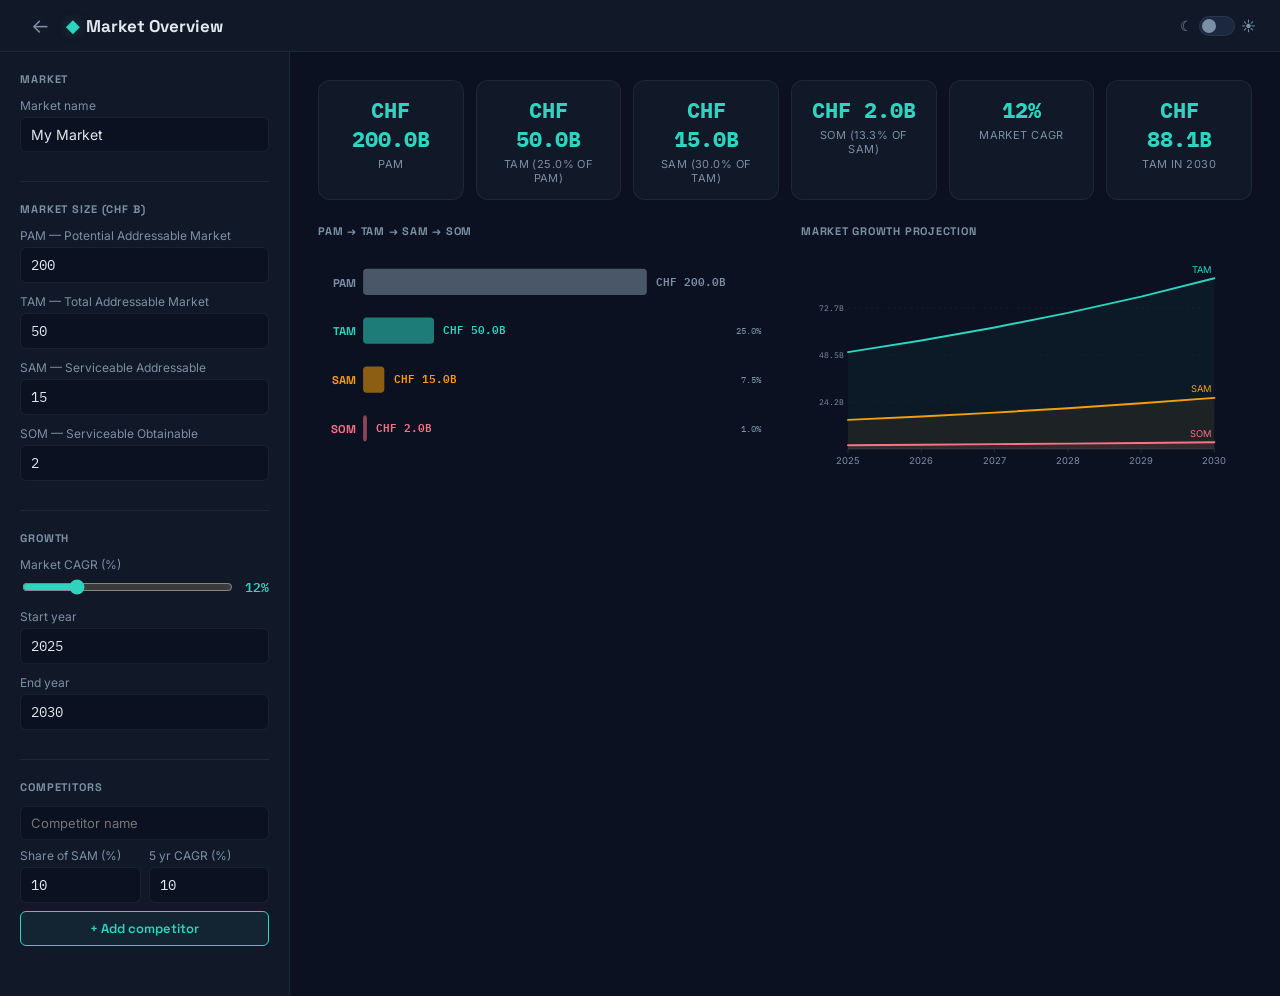
<file: market_tool.html>
<!DOCTYPE html>
<html lang="en">
<head>
<meta charset="UTF-8">
<meta name="viewport" content="width=device-width, initial-scale=1.0">
<title>Market Overview · PM Toolkit</title>
<link rel="preconnect" href="https://fonts.googleapis.com">
<link href="https://fonts.googleapis.com/css2?family=Space+Grotesk:wght@500;700&family=Inter:wght@400;500;600&family=IBM+Plex+Mono:wght@500&display=swap" rel="stylesheet">
<link rel="stylesheet" href="common.css">
<link rel="stylesheet" href="market_tool.css">
</head>
<body>
<div class="app">

  <header class="topbar">
    <div class="topbar-left">
      <a href="index.html" class="back-btn" title="Back to toolkit">&#8592;</a>
      <div class="brand"><span class="brand-mark">&#9670;</span> Market Overview</div>
    </div>
    <div class="topbar-actions">
      <label class="theme-toggle" title="Toggle light / dark theme">
        <span class="t-icon">&#9790;</span>
        <input type="checkbox" id="themeToggle">
        <span class="toggle-pill"><span class="toggle-dot"></span></span>
        <span class="t-icon">&#9728;</span>
      </label>
    </div>
  </header>

  <div class="workspace">
    <aside class="panel">

      <div class="panel-section">
        <h2>Market</h2>
        <div class="field">
          <label>Market name</label>
          <input type="text" id="mktName" value="My Market" maxlength="60">
        </div>
      </div>

      <div class="panel-section">
        <h2>Market size (CHF B)</h2>
        <div class="field">
          <label>PAM &mdash; Potential Addressable Market</label>
          <input type="number" id="mktPam" value="200" min="0" step="0.1">
        </div>
        <div class="field">
          <label>TAM &mdash; Total Addressable Market</label>
          <input type="number" id="mktTam" value="50" min="0" step="0.1">
        </div>
        <div class="field">
          <label>SAM &mdash; Serviceable Addressable</label>
          <input type="number" id="mktSam" value="15" min="0" step="0.1">
        </div>
        <div class="field">
          <label>SOM &mdash; Serviceable Obtainable</label>
          <input type="number" id="mktSom" value="2" min="0" step="0.1">
        </div>
      </div>

      <div class="panel-section">
        <h2>Growth</h2>
        <div class="field">
          <label>Market CAGR (%)</label>
          <div class="slider-row">
            <input type="range" id="mktCagrSlider" min="0" max="50" step="0.5" value="12">
            <span class="slider-val" id="mktCagrVal">12%</span>
          </div>
        </div>
        <div class="field">
          <label>Start year</label>
          <input type="number" id="mktStartYear" value="2025" min="2000" max="2050" step="1">
        </div>
        <div class="field">
          <label>End year</label>
          <input type="number" id="mktEndYear" value="2030" min="2000" max="2060" step="1">
        </div>
      </div>

      <div class="panel-section">
        <h2>Competitors</h2>
        <div class="comp-form">
          <input type="text" id="compName" class="comp-name-input" placeholder="Competitor name" maxlength="40">
          <div class="comp-form-fields">
            <div class="field">
              <label>Share of SAM (%)</label>
              <input type="number" id="compShare" value="10" min="0" max="100" step="0.1">
            </div>
            <div class="field">
              <label>5 yr CAGR (%)</label>
              <input type="number" id="compCagr" value="10" min="-50" max="200" step="0.5">
            </div>
          </div>
          <button class="add-comp-btn" id="addCompBtn">+ Add competitor</button>
        </div>
        <div id="compList" class="comp-list"></div>
      </div>

    </aside>

    <main class="canvas">
      <div class="kpi-strip" id="kpiStrip"></div>

      <div class="market-charts">
        <div class="chart-block">
          <p class="section-title">PAM &#8594; TAM &#8594; SAM &#8594; SOM</p>
          <div id="funnelArea"></div>
        </div>
        <div class="chart-block">
          <p class="section-title">Market growth projection</p>
          <div id="growthArea"></div>
        </div>
      </div>

      <div class="comp-landscape" id="compLandscape">
        <div class="chart-block">
          <p class="section-title">Market share breakdown (% of SAM)</p>
          <div id="shareArea"></div>
        </div>
        <div class="chart-block">
          <p class="section-title">Competitor projections</p>
          <div id="compTableArea"></div>
        </div>
      </div>
    </main>
  </div>

</div>
<script>
  // ── Palette ──────────────────────────────────────────────────────
  var COMP_COLORS = ['#A78BFA','#FB7185','#F59E0B','#38BDF8','#34D399','#F97316','#EC4899','#A3E635'];

  // ── State ────────────────────────────────────────────────────────
  var state = { competitors: [] };

  // ── Helpers ──────────────────────────────────────────────────────
  function uid() { return Date.now().toString(36) + Math.random().toString(36).slice(2); }
  function esc(s) {
    return String(s).replace(/&/g,'&amp;').replace(/</g,'&lt;').replace(/>/g,'&gt;').replace(/"/g,'&quot;');
  }
  function get(id) { return document.getElementById(id); }
  function val(id) { return +get(id).value || 0; }
  function pct(x)  { return (x * 100).toFixed(1) + '%'; }

  function fmtB(x) {
    if (x >= 1000) return 'CHF ' + (x / 1000).toFixed(1) + 'T';
    if (x >= 1)    return 'CHF ' + x.toFixed(1) + 'B';
    if (x > 0)     return 'CHF ' + (x * 1000).toFixed(0) + 'M';
    return 'CHF 0';
  }

  function fmtShort(x) {
    if (x >= 1000) return (x / 1000).toFixed(1) + 'T';
    if (x >= 1)    return x.toFixed(1) + 'B';
    return (x * 1000).toFixed(0) + 'M';
  }

  // ── Save / load ──────────────────────────────────────────────────
  function save() {
    var d = {
      mktName:      get('mktName').value,
      mktPam:       get('mktPam').value,
      mktTam:       get('mktTam').value,
      mktSam:       get('mktSam').value,
      mktSom:       get('mktSom').value,
      cagr:         get('mktCagrSlider').value,
      mktStartYear: get('mktStartYear').value,
      mktEndYear:   get('mktEndYear').value,
      competitors:  state.competitors
    };
    localStorage.setItem('market-v2', JSON.stringify(d));
  }

  function load() {
    var raw = localStorage.getItem('market-v2');
    if (!raw) {
      // Migrate from market-v1
      var old = localStorage.getItem('market-v1');
      if (old) {
        try {
          var o = JSON.parse(old);
          if (o.mktTam)       get('mktTam').value       = o.mktTam;
          if (o.mktSam)       get('mktSam').value       = o.mktSam;
          if (o.mktSom)       get('mktSom').value       = o.mktSom;
          if (o.cagr)         get('mktCagrSlider').value = o.cagr;
          if (o.mktStartYear) get('mktStartYear').value = o.mktStartYear;
          if (o.mktEndYear)   get('mktEndYear').value   = o.mktEndYear;
          if (o.mktName)      get('mktName').value      = o.mktName;
          // Default PAM to 4x TAM
          if (o.mktTam) get('mktPam').value = (+o.mktTam * 4).toFixed(1);
        } catch(e) {}
      }
      return;
    }
    try {
      var p = JSON.parse(raw);
      var fields = ['mktName','mktPam','mktTam','mktSam','mktSom','mktStartYear','mktEndYear'];
      fields.forEach(function(k) { if (p[k] !== undefined) get(k).value = p[k]; });
      if (p.cagr !== undefined) get('mktCagrSlider').value = p.cagr;
      if (Array.isArray(p.competitors)) state.competitors = p.competitors;
    } catch(e) {}
  }

  // ── KPI helper ───────────────────────────────────────────────────
  function kpi(v, l) {
    return '<div class="kpi-card"><div class="kpi-value">' + v + '</div><div class="kpi-label">' + l + '</div></div>';
  }

  // ── Main render ──────────────────────────────────────────────────
  function render() {
    var pam  = val('mktPam');
    var tam  = val('mktTam');
    var sam  = val('mktSam');
    var som  = val('mktSom');
    var cagr = val('mktCagrSlider');
    var sy   = Math.round(val('mktStartYear'));
    var ey   = Math.round(val('mktEndYear'));
    if (ey <= sy) ey = sy + 1;

    get('mktCagrVal').textContent = cagr + '%';

    var years   = ey - sy;
    var tamEnd  = tam * Math.pow(1 + cagr / 100, years);
    var tamPct  = pam > 0 ? pct(tam / pam) : '—';
    var samPct  = tam > 0 ? pct(sam / tam) : '—';
    var somPct  = sam > 0 ? pct(som / sam) : '—';

    get('kpiStrip').innerHTML =
      kpi(fmtB(pam),       'PAM') +
      kpi(fmtB(tam),       'TAM (' + tamPct + ' of PAM)') +
      kpi(fmtB(sam),       'SAM (' + samPct + ' of TAM)') +
      kpi(fmtB(som),       'SOM (' + somPct + ' of SAM)') +
      kpi(cagr + '%',      'Market CAGR') +
      kpi(fmtB(tamEnd),    'TAM in ' + ey);

    renderFunnel(pam, tam, sam, som);
    renderGrowth(tam, sam, som, cagr, sy, ey);
    renderCompetitors(sam, sy, ey);
  }

  // ── Funnel ───────────────────────────────────────────────────────
  function renderFunnel(pam, tam, sam, som) {
    if (pam <= 0 && tam <= 0) {
      get('funnelArea').innerHTML = '<p class="empty-state">Enter PAM or TAM to see the funnel.</p>';
      return;
    }
    var base = pam > 0 ? pam : tam;
    var rows = [
      { label:'PAM', value:pam, pct:1,                              color:'var(--slate)', tc:'var(--slate)' },
      { label:'TAM', value:tam, pct: base > 0 ? tam/base : 0,      color:'var(--teal)',  tc:'var(--teal)'  },
      { label:'SAM', value:sam, pct: base > 0 ? sam/base : 0,      color:'var(--amber)', tc:'var(--amber)' },
      { label:'SOM', value:som, pct: base > 0 ? som/base : 0,      color:'var(--coral)', tc:'var(--coral)' }
    ];
    var W = 480, PL = 48, BAR_W = W - PL - 130, ROW_H = 52, H = rows.length * ROW_H + 20;
    var svg = '<svg class="funnel-svg" viewBox="0 0 ' + W + ' ' + H + '" xmlns="http://www.w3.org/2000/svg">';
    rows.forEach(function(r, i) {
      var y  = 10 + i * ROW_H;
      var bw = Math.max(r.pct * BAR_W, r.value > 0 ? 4 : 0);
      var my = y + ROW_H / 2;
      svg += '<text x="' + (PL - 8) + '" y="' + (my + 5) + '" text-anchor="end" font-family="Space Grotesk,sans-serif" font-size="12" font-weight="700" style="fill:' + r.tc + '">' + r.label + '</text>';
      if (bw > 0) {
        svg += '<rect x="' + PL + '" y="' + (my - 14) + '" width="' + bw.toFixed(1) + '" height="28" rx="4" style="fill:' + r.color + '" fill-opacity="0.55"/>';
      }
      svg += '<text x="' + (PL + bw + 10) + '" y="' + (my + 4) + '" font-family="IBM Plex Mono,monospace" font-size="12" font-weight="600" style="fill:' + r.tc + '">' + fmtB(r.value) + '</text>';
      if (i > 0 && base > 0) {
        svg += '<text x="' + (W - 8) + '" y="' + (my + 4) + '" text-anchor="end" font-family="IBM Plex Mono,monospace" font-size="10" style="fill:var(--ink-soft)">' + pct(r.pct) + '</text>';
      }
    });
    svg += '</svg>';
    get('funnelArea').innerHTML = svg;
  }

  // ── Growth chart ─────────────────────────────────────────────────
  function renderGrowth(tam, sam, som, cagr, sy, ey) {
    var years = [];
    for (var y = sy; y <= ey; y++) years.push(y);
    if (years.length < 2) return;

    var comp = state.competitors;
    var tamS = years.map(function(y) { return tam * Math.pow(1 + cagr/100, y - sy); });
    var samS = years.map(function(y) { return sam * Math.pow(1 + cagr/100, y - sy); });
    var somS = years.map(function(y) { return som * Math.pow(1 + cagr/100, y - sy); });

    // Competitor series: absolute size = SAM_now * share/100 growing at comp CAGR
    var compSeries = comp.map(function(c) {
      var base = sam * (c.share / 100);
      return years.map(function(y) { return base * Math.pow(1 + c.cagr/100, y - sy); });
    });

    var allV = tamS.concat(samS).concat(somS);
    compSeries.forEach(function(s) { allV = allV.concat(s); });
    var maxV = Math.max.apply(null, allV) * 1.1;
    if (maxV <= 0) return;

    var W = 480, PX = 50, PW = 390, PY = 14, PH = 200, H = 260 + (comp.length > 0 ? 20 : 0);

    function sx(i) { return PX + (i / (years.length - 1)) * PW; }
    function sy2(v) { return PY + PH - (v / maxV) * PH; }
    function pathD(data) {
      return 'M ' + data.map(function(v, i) { return sx(i).toFixed(1) + ',' + sy2(v).toFixed(1); }).join(' L ');
    }
    function fillD(data) {
      return pathD(data) + ' L ' + sx(data.length-1).toFixed(1) + ',' + (PY+PH) + ' L ' + PX + ',' + (PY+PH) + ' Z';
    }

    var xLabels = years.map(function(yr, i) {
      var x = sx(i).toFixed(1);
      return '<line x1="' + x + '" y1="' + (PY+PH) + '" x2="' + x + '" y2="' + (PY+PH+4) + '" style="stroke:var(--border-bright)" stroke-width="1"/>' +
             '<text x="' + x + '" y="' + (PY+PH+16) + '" text-anchor="middle" font-family="Inter,sans-serif" font-size="10" style="fill:var(--ink-soft)">' + yr + '</text>';
    }).join('');

    // Y-axis labels
    var steps = [0.25, 0.5, 0.75].map(function(f) { var v = maxV * f; return v; });
    var yLabels = steps.map(function(v) {
      var y2 = sy2(v).toFixed(1);
      return '<line x1="' + PX + '" y1="' + y2 + '" x2="' + (PX+PW) + '" y2="' + y2 + '" style="stroke:var(--border)" stroke-width="0.5" stroke-dasharray="3 3"/>' +
             '<text x="' + (PX-4) + '" y="' + (+y2+3) + '" text-anchor="end" font-family="IBM Plex Mono,monospace" font-size="9" style="fill:var(--ink-soft)">' + fmtShort(v) + '</text>';
    }).join('');

    // Competitor lines
    var compLines = compSeries.map(function(s, ci) {
      var color = COMP_COLORS[ci % COMP_COLORS.length];
      return '<path d="' + pathD(s) + '" style="stroke:' + color + '" fill="none" stroke-width="1.5" stroke-dasharray="5 3" stroke-linecap="round"/>';
    }).join('');

    // Competitor labels at end of line
    var compEndLabels = compSeries.map(function(s, ci) {
      var color = COMP_COLORS[ci % COMP_COLORS.length];
      var ex = sx(s.length - 1).toFixed(1);
      var ey2 = sy2(s[s.length - 1]);
      return '<text x="' + (+ex - 4) + '" y="' + (ey2 - 5).toFixed(1) + '" text-anchor="end" font-family="Inter,sans-serif" font-size="9" style="fill:' + color + '">' + esc(comp[ci].name) + '</text>';
    }).join('');

    var svg = '<svg class="growth-svg" viewBox="0 0 ' + W + ' ' + H + '" xmlns="http://www.w3.org/2000/svg">' +
      yLabels +
      '<path d="' + fillD(tamS) + '" style="fill:var(--teal)"  fill-opacity="0.04"/>' +
      '<path d="' + fillD(samS) + '" style="fill:var(--amber)" fill-opacity="0.07"/>' +
      '<path d="' + fillD(somS) + '" style="fill:var(--coral)" fill-opacity="0.1"/>' +
      compLines +
      '<path d="' + pathD(tamS) + '" style="stroke:var(--teal)"  fill="none" stroke-width="2" stroke-linecap="round"/>' +
      '<path d="' + pathD(samS) + '" style="stroke:var(--amber)" fill="none" stroke-width="2" stroke-linecap="round"/>' +
      '<path d="' + pathD(somS) + '" style="stroke:var(--coral)" fill="none" stroke-width="2" stroke-linecap="round"/>' +
      compEndLabels +
      '<line x1="' + PX + '" y1="' + (PY+PH) + '" x2="' + (PX+PW) + '" y2="' + (PY+PH) + '" style="stroke:var(--border-bright)" stroke-width="1"/>' +
      xLabels +
      '<text x="' + (PX+PW-4) + '" y="' + (sy2(tamS[tamS.length-1]) - 6) + '" text-anchor="end" font-family="Inter,sans-serif" font-size="10" style="fill:var(--teal)">TAM</text>' +
      '<text x="' + (PX+PW-4) + '" y="' + (sy2(samS[samS.length-1]) - 6) + '" text-anchor="end" font-family="Inter,sans-serif" font-size="10" style="fill:var(--amber)">SAM</text>' +
      '<text x="' + (PX+PW-4) + '" y="' + (sy2(somS[somS.length-1]) - 6) + '" text-anchor="end" font-family="Inter,sans-serif" font-size="10" style="fill:var(--coral)">SOM</text>' +
      '</svg>';

    get('growthArea').innerHTML = svg;
  }

  // ── Competitor rendering ─────────────────────────────────────────
  function renderCompetitors(sam, sy, ey) {
    var comp = state.competitors;
    var el = get('compLandscape');
    if (comp.length === 0) { el.style.display = 'none'; return; }
    el.style.display = '';

    renderShareChart(sam, comp);
    renderCompTable(sam, comp, sy, ey);
  }

  function renderShareChart(sam, comp) {
    if (!comp.length) return;
    var totalShare = comp.reduce(function(s, c) { return s + c.share; }, 0);
    var others = Math.max(0, 100 - totalShare);
    var rows = comp.map(function(c, i) {
      return { label: c.name, share: c.share, color: COMP_COLORS[i % COMP_COLORS.length] };
    });
    if (others > 0.05) rows.push({ label: 'Others', share: others, color: 'var(--slate)' });

    var W = 480, PL = 110, BAR_W = 260, ROW_H = 34, H = rows.length * ROW_H + 16;
    var svg = '<svg class="funnel-svg" viewBox="0 0 ' + W + ' ' + H + '" xmlns="http://www.w3.org/2000/svg">';
    rows.forEach(function(r, i) {
      var y  = 8 + i * ROW_H;
      var bw = (r.share / 100) * BAR_W;
      var my = y + ROW_H / 2;
      svg += '<text x="' + (PL - 8) + '" y="' + (my + 4) + '" text-anchor="end" font-family="Inter,sans-serif" font-size="11" style="fill:var(--ink)" dominant-baseline="middle">' + esc(r.label) + '</text>';
      if (bw > 0) {
        svg += '<rect x="' + PL + '" y="' + (my - 11) + '" width="' + bw.toFixed(1) + '" height="22" rx="3" style="fill:' + r.color + '" fill-opacity="0.65"/>';
      }
      svg += '<text x="' + (PL + bw + 8) + '" y="' + (my + 4) + '" font-family="IBM Plex Mono,monospace" font-size="11" font-weight="600" style="fill:' + r.color + '">' + r.share.toFixed(1) + '%</text>';
      if (sam > 0) {
        var abs = sam * r.share / 100;
        svg += '<text x="' + (PL + BAR_W + 70) + '" y="' + (my + 4) + '" font-family="IBM Plex Mono,monospace" font-size="10" style="fill:var(--ink-soft)">' + fmtB(abs) + '</text>';
      }
    });
    svg += '</svg>';
    get('shareArea').innerHTML = svg;
  }

  function renderCompTable(sam, comp, sy, ey) {
    var years = ey - sy;
    var rows = comp.map(function(c, i) {
      var color   = COMP_COLORS[i % COMP_COLORS.length];
      var curAbs  = sam * c.share / 100;
      var projAbs = curAbs * Math.pow(1 + c.cagr / 100, years);
      var arrow   = c.cagr > 0 ? '&#8599;' : c.cagr < 0 ? '&#8600;' : '&#8594;';
      return '<tr>' +
        '<td><span class="comp-dot-inline" style="background:' + color + '"></span>' + esc(c.name) + '</td>' +
        '<td class="num">' + c.share.toFixed(1) + '%</td>' +
        '<td class="num">' + fmtB(curAbs) + '</td>' +
        '<td class="num" style="color:' + (c.cagr >= 0 ? 'var(--teal)' : 'var(--coral)') + '">' + arrow + ' ' + c.cagr.toFixed(1) + '%</td>' +
        '<td class="num">' + fmtB(projAbs) + '</td>' +
      '</tr>';
    }).join('');

    get('compTableArea').innerHTML =
      '<table class="comp-table">' +
      '<thead><tr><th>Competitor</th><th>Share</th><th>Now (CHF)</th><th>CAGR</th><th>In ' + ey + ' (CHF)</th></tr></thead>' +
      '<tbody>' + rows + '</tbody>' +
      '</table>';
  }

  // ── Competitor CRUD ──────────────────────────────────────────────
  function addCompetitor() {
    var name  = get('compName').value.trim();
    var share = +get('compShare').value;
    var cagr  = +get('compCagr').value;
    if (!name) { get('compName').focus(); return; }
    state.competitors.push({ id: uid(), name: name, share: share, cagr: cagr });
    get('compName').value = '';
    save();
    renderCompList();
    render();
  }

  function deleteCompetitor(id) {
    state.competitors = state.competitors.filter(function(c) { return c.id !== id; });
    save();
    renderCompList();
    render();
  }

  function renderCompList() {
    var comp = state.competitors;
    if (!comp.length) { get('compList').innerHTML = ''; return; }
    get('compList').innerHTML = comp.map(function(c, i) {
      var color = COMP_COLORS[i % COMP_COLORS.length];
      return '<div class="comp-item">' +
        '<span class="comp-dot" style="background:' + color + '"></span>' +
        '<div class="comp-details">' +
          '<span class="comp-name">' + esc(c.name) + '</span>' +
          '<span class="comp-stat">' + c.share.toFixed(1) + '% share &middot; ' + (c.cagr >= 0 ? '+' : '') + c.cagr.toFixed(1) + '% CAGR</span>' +
        '</div>' +
        '<button class="comp-del" onclick="deleteCompetitor(\'' + c.id + '\')">&#215;</button>' +
      '</div>';
    }).join('');
  }

  // ── Event wiring ─────────────────────────────────────────────────
  get('addCompBtn').addEventListener('click', addCompetitor);
  get('compName').addEventListener('keydown', function(e) { if (e.key === 'Enter') addCompetitor(); });

  document.querySelectorAll('.panel input:not(#compName):not(#compShare):not(#compCagr), .panel select').forEach(function(el) {
    el.addEventListener('input', function() { save(); render(); });
  });

  // Theme
  function applyTheme(isLight) {
    document.documentElement.classList.toggle('light', isLight);
  }
  var tt = get('themeToggle');
  var saved = localStorage.getItem('prio-theme');
  if (saved === 'light') { tt.checked = true; applyTheme(true); }
  tt.addEventListener('change', function() {
    applyTheme(this.checked);
    localStorage.setItem('prio-theme', this.checked ? 'light' : 'dark');
  });

  load();
  renderCompList();
  render();
</script>
</body>
</html>
</file>
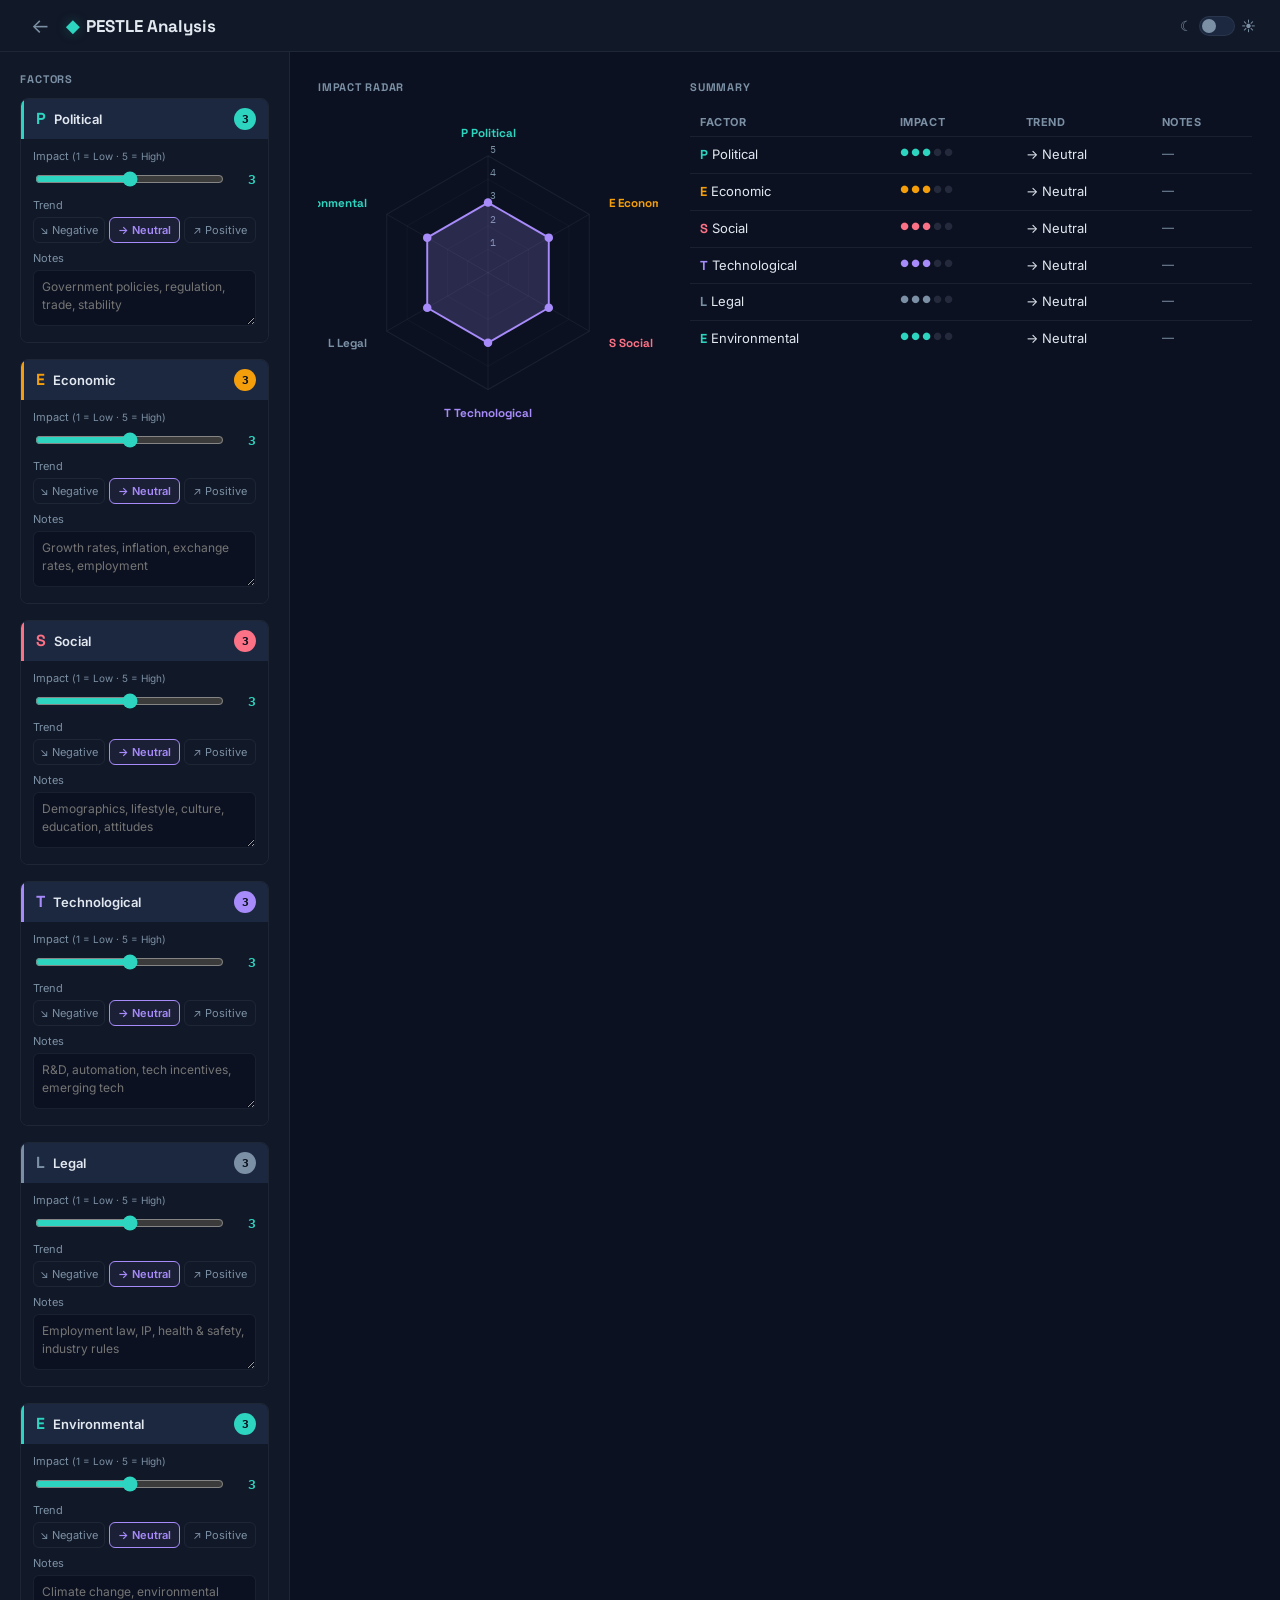
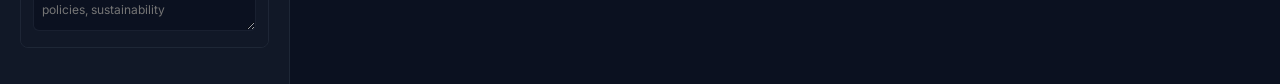
<file: pestle_tool.html>
<!DOCTYPE html>
<html lang="en">
<head>
<meta charset="UTF-8">
<meta name="viewport" content="width=device-width, initial-scale=1.0">
<title>PESTLE Analysis · PM Toolkit</title>
<link rel="preconnect" href="https://fonts.googleapis.com">
<link href="https://fonts.googleapis.com/css2?family=Space+Grotesk:wght@500;700&family=Inter:wght@400;500;600&family=IBM+Plex+Mono:wght@500&display=swap" rel="stylesheet">
<link rel="stylesheet" href="common.css">
<link rel="stylesheet" href="pestle_tool.css">
</head>
<body>
<div class="app">

  <header class="topbar">
    <div class="topbar-left">
      <a href="index.html" class="back-btn" title="Back to toolkit">&#8592;</a>
      <div class="brand"><span class="brand-mark">&#9670;</span> PESTLE Analysis</div>
    </div>
    <div class="topbar-actions">
      <label class="theme-toggle" title="Toggle light / dark theme">
        <span class="t-icon">&#9790;</span>
        <input type="checkbox" id="themeToggle">
        <span class="toggle-pill"><span class="toggle-dot"></span></span>
        <span class="t-icon">&#9728;</span>
      </label>
    </div>
  </header>

  <div class="workspace">
    <aside class="panel">
      <h2>Factors</h2>
      <div id="factorPanel"></div>
    </aside>

    <main class="canvas">
      <div class="pestle-canvas">
        <div class="pestle-left">
          <p class="section-title">Impact radar</p>
          <div id="radarArea"></div>
        </div>
        <div class="pestle-right">
          <p class="section-title">Summary</p>
          <div id="summaryArea"></div>
        </div>
      </div>
    </main>
  </div>

</div>
<script>
  var FACTORS = [
    { key:'p',   label:'Political',     letter:'P', color:'teal',  hint:'Government policies, regulation, trade, stability' },
    { key:'e',   label:'Economic',      letter:'E', color:'amber', hint:'Growth rates, inflation, exchange rates, employment' },
    { key:'s',   label:'Social',        letter:'S', color:'coral', hint:'Demographics, lifestyle, culture, education, attitudes' },
    { key:'t',   label:'Technological', letter:'T', color:'plum',  hint:'R&D, automation, tech incentives, emerging tech' },
    { key:'l',   label:'Legal',         letter:'L', color:'slate', hint:'Employment law, IP, health & safety, industry rules' },
    { key:'env', label:'Environmental', letter:'E', color:'teal',  hint:'Climate change, environmental policies, sustainability' }
  ];

  var state = {};
  FACTORS.forEach(function(f) {
    state[f.key] = { impact: 3, trend: 0, notes: '' };
  });

  var CSS_COLORS = { teal:'var(--teal)', amber:'var(--amber)', coral:'var(--coral)', plum:'var(--plum)', slate:'var(--slate)' };

  function save() { localStorage.setItem('pestle-v1', JSON.stringify(state)); }
  function load() {
    var d = localStorage.getItem('pestle-v1');
    if (d) { try { var p = JSON.parse(d); Object.keys(p).forEach(function(k) { if (state[k]) Object.assign(state[k], p[k]); }); } catch(e) {} }
  }

  function buildPanel() {
    var html = FACTORS.map(function(f) {
      var s = state[f.key];
      var col = CSS_COLORS[f.color];
      return '<div class="factor-block">' +
        '<div class="factor-head" style="border-left-color:' + col + '">' +
          '<span class="factor-letter" style="color:' + col + '">' + f.letter + '</span>' +
          '<span class="factor-name">' + f.label + '</span>' +
          '<span class="impact-badge" id="badge-' + f.key + '" style="background:' + col + ';color:var(--bg)">' + s.impact + '</span>' +
        '</div>' +
        '<div class="factor-body">' +
          '<label class="factor-label">Impact <span style="color:var(--ink-soft);font-size:10px">(1 = Low · 5 = High)</span></label>' +
          '<div class="slider-row"><input type="range" id="impact-' + f.key + '" min="1" max="5" step="1" value="' + s.impact + '"><span class="slider-val" id="iv-' + f.key + '">' + s.impact + '</span></div>' +
          '<label class="factor-label" style="margin-top:8px">Trend</label>' +
          '<div class="trend-row">' +
            '<button class="trend-btn' + (s.trend === -1 ? ' active' : '') + '" data-key="' + f.key + '" data-val="-1">&#8600; Negative</button>' +
            '<button class="trend-btn' + (s.trend ===  0 ? ' active' : '') + '" data-key="' + f.key + '" data-val="0">&#8594; Neutral</button>' +
            '<button class="trend-btn' + (s.trend ===  1 ? ' active' : '') + '" data-key="' + f.key + '" data-val="1">&#8599; Positive</button>' +
          '</div>' +
          '<label class="factor-label" style="margin-top:8px">Notes</label>' +
          '<textarea id="notes-' + f.key + '" placeholder="' + f.hint + '">' + esc(s.notes) + '</textarea>' +
        '</div>' +
      '</div>';
    }).join('');
    document.getElementById('factorPanel').innerHTML = html;

    // Listeners
    FACTORS.forEach(function(f) {
      document.getElementById('impact-' + f.key).addEventListener('input', function() {
        state[f.key].impact = +this.value;
        document.getElementById('iv-' + f.key).textContent = this.value;
        document.getElementById('badge-' + f.key).textContent = this.value;
        save(); renderCanvas();
      });
      document.getElementById('notes-' + f.key).addEventListener('input', function() {
        state[f.key].notes = this.value;
        save(); renderSummary();
      });
    });

    document.querySelectorAll('.trend-btn').forEach(function(btn) {
      btn.addEventListener('click', function() {
        var key = this.dataset.key, v = +this.dataset.val;
        state[key].trend = v;
        this.closest('.trend-row').querySelectorAll('.trend-btn').forEach(function(b) { b.classList.remove('active'); });
        this.classList.add('active');
        save(); renderSummary();
      });
    });
  }

  function renderRadar() {
    var N = FACTORS.length;
    var cx = 160, cy = 155, r = 110;
    var step = (2 * Math.PI) / N;

    function pt(i, v, maxV) {
      var angle = -Math.PI/2 + i * step;
      var d = r * v / maxV;
      return { x: cx + d * Math.cos(angle), y: cy + d * Math.sin(angle) };
    }
    function gPath(frac) {
      var pts = [];
      for (var i = 0; i < N; i++) {
        var angle = -Math.PI/2 + i * step;
        pts.push((cx + r * frac * Math.cos(angle)).toFixed(1) + ',' + (cy + r * frac * Math.sin(angle)).toFixed(1));
      }
      return 'M ' + pts.join(' L ') + ' Z';
    }

    var scores = FACTORS.map(function(f) { return state[f.key].impact; });
    var dPath = 'M ' + scores.map(function(v, i) { var p = pt(i, v, 5); return p.x.toFixed(1) + ',' + p.y.toFixed(1); }).join(' L ') + ' Z';

    var grids = [1,2,3,4,5].map(function(v) {
      return '<path d="' + gPath(v/5) + '" fill="none" style="stroke:var(--border)" stroke-width="' + (v===5?'1':'0.5') + '"/>' +
        (v < 5 ? '' : '') +
        '<text x="' + (cx+2) + '" y="' + (cy - r*v/5 - 3) + '" font-family="IBM Plex Mono,monospace" font-size="9" style="fill:var(--ink-soft)">' + v + '</text>';
    }).join('');

    var axes = FACTORS.map(function(f, i) {
      var angle = -Math.PI/2 + i * step;
      var x2 = (cx + r * Math.cos(angle)).toFixed(1);
      var y2 = (cy + r * Math.sin(angle)).toFixed(1);
      var lx = (cx + (r + 22) * Math.cos(angle)).toFixed(1);
      var ly = (cy + (r + 22) * Math.sin(angle)).toFixed(1);
      var anchor = Math.cos(angle) > 0.1 ? 'start' : Math.cos(angle) < -0.1 ? 'end' : 'middle';
      var col = CSS_COLORS[f.color];
      return '<line x1="' + cx + '" y1="' + cy + '" x2="' + x2 + '" y2="' + y2 + '" style="stroke:var(--border)" stroke-width="0.8"/>' +
        '<text x="' + lx + '" y="' + ly + '" dy="4" text-anchor="' + anchor + '" font-family="Space Grotesk,sans-serif" font-size="11" font-weight="700" style="fill:' + col + '">' + f.letter + ' ' + f.label + '</text>';
    }).join('');

    var svg = '<svg class="radar-svg" viewBox="0 0 320 310" xmlns="http://www.w3.org/2000/svg">' +
      grids + axes +
      '<path d="' + dPath + '" style="fill:var(--plum);stroke:var(--plum)" fill-opacity="0.2" stroke-width="1.8"/>' +
      scores.map(function(v, i) {
        var p = pt(i, v, 5);
        return '<circle cx="' + p.x.toFixed(1) + '" cy="' + p.y.toFixed(1) + '" r="4" style="fill:var(--plum)"/>';
      }).join('') +
      '</svg>';
    document.getElementById('radarArea').innerHTML = svg;
  }

  function renderSummary() {
    var trendLabel = { '-1': '&#8600; Neg', '0': '&#8594; Neutral', '1': '&#8599; Pos' };
    var html = '<table class="summary-table"><thead><tr>' +
      '<th>Factor</th><th>Impact</th><th>Trend</th><th>Notes</th>' +
      '</tr></thead><tbody>' +
      FACTORS.map(function(f) {
        var s = state[f.key];
        var col = CSS_COLORS[f.color];
        var stars = '';
        for (var i = 0; i < 5; i++) stars += '<span style="color:' + (i < s.impact ? col : 'var(--border-bright)') + '">&#9679;</span>';
        return '<tr>' +
          '<td><span class="f-letter" style="color:' + col + '">' + f.letter + '</span> ' + f.label + '</td>' +
          '<td class="impact-dots">' + stars + '</td>' +
          '<td>' + (trendLabel[s.trend] || '—') + '</td>' +
          '<td class="notes-cell">' + esc(s.notes || '—') + '</td>' +
          '</tr>';
      }).join('') +
      '</tbody></table>';
    document.getElementById('summaryArea').innerHTML = html;
  }

  function renderCanvas() { renderRadar(); renderSummary(); }

  function esc(s) {
    return String(s).replace(/&/g,'&amp;').replace(/</g,'&lt;').replace(/>/g,'&gt;').replace(/"/g,'&quot;');
  }

  // Theme
  function applyTheme(isLight) {
    document.documentElement.classList.toggle('light', isLight);
  }
  var tt = document.getElementById('themeToggle');
  var sv = localStorage.getItem('prio-theme');
  if (sv === 'light') { tt.checked = true; applyTheme(true); }
  tt.addEventListener('change', function() {
    applyTheme(this.checked);
    localStorage.setItem('prio-theme', this.checked ? 'light' : 'dark');
  });

  load();
  buildPanel();
  renderCanvas();
</script>
</body>
</html>
</file>
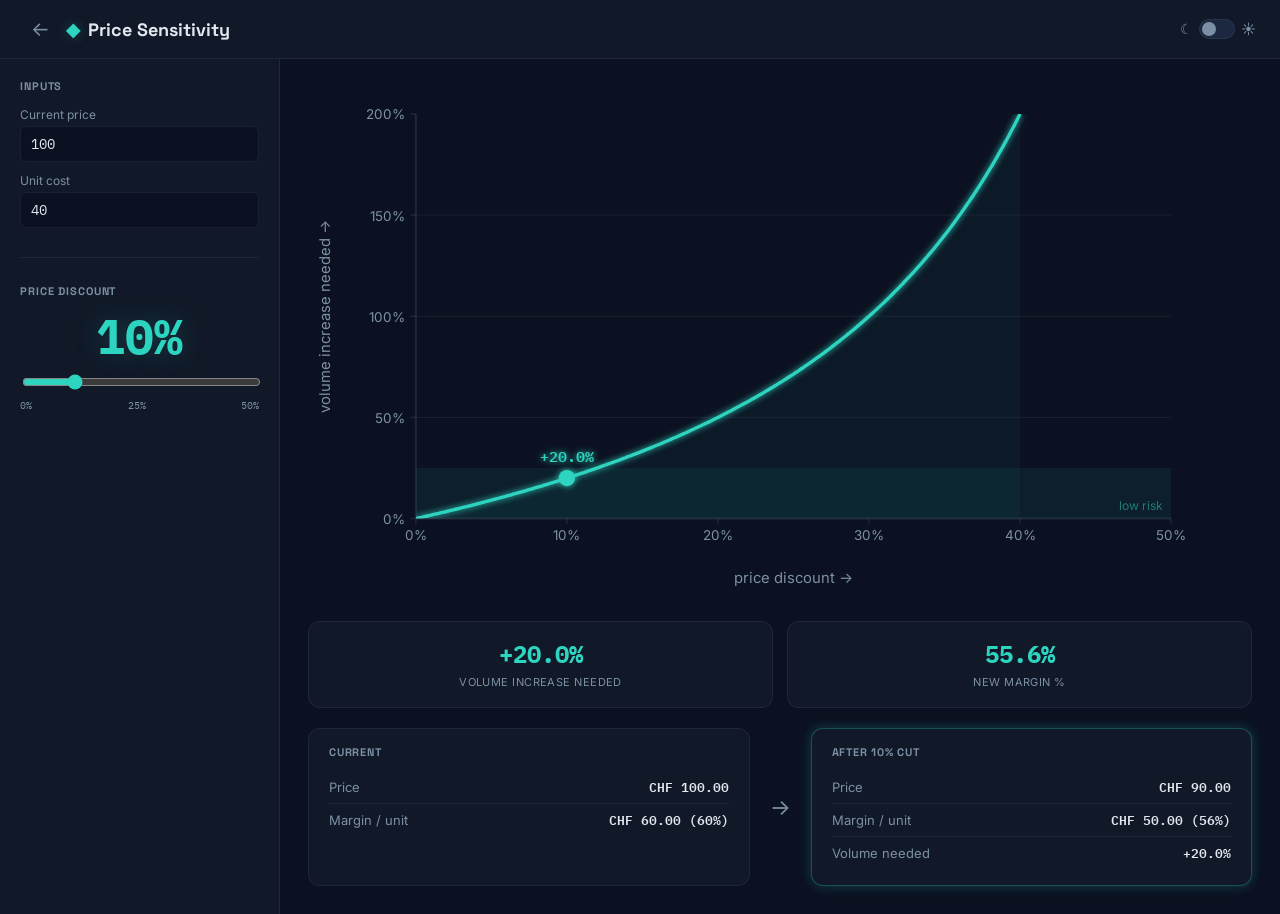
<file: price_tool.html>
<!DOCTYPE html>
<html lang="en">
<head>
<meta charset="UTF-8">
<meta name="viewport" content="width=device-width, initial-scale=1.0">
<title>Price Sensitivity</title>
<link rel="preconnect" href="https://fonts.googleapis.com">
<link href="https://fonts.googleapis.com/css2?family=Space+Grotesk:wght@500;700&family=Inter:wght@400;500;600&family=IBM+Plex+Mono:wght@500&display=swap" rel="stylesheet">
<link rel="stylesheet" href="price_tool.css">
</head>
<body>
<div class="app">

  <header class="topbar">
    <div class="topbar-left">
      <a href="index.html" class="back-btn" title="Back to toolkit">&#8592;</a>
      <div class="brand"><span class="brand-mark">&#9670;</span> Price Sensitivity</div>
    </div>
    <div class="topbar-actions">
      <label class="theme-toggle" title="Toggle light / dark theme">
        <span class="t-icon">&#9790;</span>
        <input type="checkbox" id="themeToggle">
        <span class="toggle-pill"><span class="toggle-dot"></span></span>
        <span class="t-icon">&#9728;</span>
      </label>
    </div>
  </header>

  <div class="workspace">
    <aside class="panel">

      <section class="compose">
        <h2>Inputs</h2>
        <div class="field">
          <label for="priceInput">Current price</label>
          <input type="number" id="priceInput" value="100" min="0.01" step="any">
        </div>
        <div class="field">
          <label for="costInput">Unit cost</label>
          <input type="number" id="costInput" value="40" min="0" step="any">
        </div>
      </section>

      <section class="discount-section">
        <h2>Price discount</h2>
        <div class="discount-display"><span id="discVal">10</span>%</div>
        <input type="range" id="discountSlider" class="discount-slider" min="0" max="50" step="1" value="10">
        <div class="discount-slider-labels">
          <span>0%</span><span>25%</span><span>50%</span>
        </div>
      </section>

    </aside>

    <main class="canvas">
      <div id="chartArea"></div>

      <div class="kpi-strip">
        <div class="kpi-card">
          <div class="kpi-value" id="extraPctDisplay">—</div>
          <div class="kpi-label">Volume increase needed</div>
        </div>
        <div class="kpi-card">
          <div class="kpi-value" id="newMarginPctDisplay">—</div>
          <div class="kpi-label">New margin %</div>
        </div>
      </div>

      <div class="compare-strip">
        <div class="compare-card">
          <div class="compare-title">Current</div>
          <div class="compare-row"><span>Price</span><span id="cOldPrice">—</span></div>
          <div class="compare-row"><span>Margin / unit</span><span id="cOldMargin">—</span></div>
        </div>
        <div class="compare-arrow">&#8594;</div>
        <div class="compare-card compare-card--after">
          <div class="compare-title">After <span id="discLabelComp">—</span>% cut</div>
          <div class="compare-row"><span>Price</span><span id="cNewPrice">—</span></div>
          <div class="compare-row"><span>Margin / unit</span><span id="cNewMargin">—</span></div>
          <div class="compare-row"><span>Volume needed</span><span id="cNewExtra">—</span></div>
        </div>
      </div>

    </main>
  </div>
</div>

<script>
  // ── Color constants (reassigned by applyTheme) ───────────────────
  var TEAL='#2DD4BF', TEAL_BG='rgba(45,212,191,0.07)';
  var PLUM='#A78BFA', PLUM_BG='rgba(167,139,250,0.07)';
  var CORAL='#FB7185', CORAL_BG='rgba(251,113,133,0.07)';
  var AMBER='#F59E0B', AMBER_BG='rgba(245,158,11,0.08)';
  var INK='#E2E8F0', INK_SOFT='#7C90A5', LINE='rgba(148,163,184,0.15)';

  function fmt(x)  { return Math.round(x).toLocaleString(); }
  function fmt2(x) { return (+x).toFixed(2); }
  function fmtK(x) {
    if(x>=1e6) return (x/1e6).toFixed(1)+'M';
    if(x>=1e3) return Math.round(x/1e3)+'K';
    return Math.round(x).toString();
  }

  function get(id)         { return +document.getElementById(id).value; }
  function setText(id, v)  { document.getElementById(id).textContent = v; }
  function setColor(id, c) { document.getElementById(id).style.color = c; }

  function calculate() {
    var price = Math.max(0.01, get('priceInput'));
    var cost  = Math.max(0, get('costInput'));
    var disc  = Math.max(0, get('discountSlider'));

    setText('discVal', disc);
    setText('discLabelComp', disc);

    var curMargin    = price - cost;
    var curMarginPct = curMargin / price * 100;

    if(curMargin <= 0){
      document.getElementById('chartArea').innerHTML = '<p class="empty-state">Margin is zero or negative &mdash; increase price or reduce cost.</p>';
      ['extraPctDisplay','newMarginPctDisplay'].forEach(function(id){ setText(id,'—'); });
      return;
    }

    // Discount at which margin hits zero
    var dBreak = (1 - cost / price) * 100;

    // Chart x-axis range (95% of break-even, capped at 50)
    var xMax = Math.min(50, dBreak * 0.95 || 50);
    var yMax = 200;

    // Plot area inside SVG
    var PX=80, PW=560, PY=20, PH=300;
    var rightX = PX+PW, bottomY = PY+PH;

    function svgX(d) { return PX + (d / xMax) * PW; }
    function svgY(e) { return bottomY - (Math.min(e, yMax) / yMax) * PH; }

    function extraNeeded(d) {
      var nm = price * (1 - d/100) - cost;
      if(nm <= 0) return Infinity;
      return (curMargin / nm - 1) * 100;
    }

    // Sample the curve
    var pts = [];
    for(var i = 0; i <= 400; i++){
      var d = i / 400 * xMax;
      var e = extraNeeded(d);
      if(!isFinite(e)) break;
      pts.push(svgX(d).toFixed(1) + ',' + svgY(e).toFixed(1));
      if(e >= yMax) break;
    }

    // Current selected discount
    var isUnsust    = disc >= dBreak;
    var curExtra    = extraNeeded(disc);
    var newPrice    = price * (1 - disc/100);
    var newMargin   = newPrice - cost;
    var newMarginPct = isUnsust ? null : newMargin / newPrice * 100;

    // ── KPIs ──
    if(isUnsust){
      setText('extraPctDisplay', 'N/A');      setColor('extraPctDisplay', CORAL);
      setText('newMarginPctDisplay', '—');
    } else {
      var riskCol = curExtra < 25 ? TEAL : CORAL;
      setText('extraPctDisplay', '+' + curExtra.toFixed(1) + '%'); setColor('extraPctDisplay', riskCol);
      setText('newMarginPctDisplay', newMarginPct.toFixed(1) + '%');
      setColor('newMarginPctDisplay', newMarginPct < curMarginPct * 0.5 ? CORAL : TEAL);
    }

    // ── Comparison strip ──
    setText('cOldPrice',  'CHF ' + fmt2(price));
    setText('cNewPrice',  'CHF ' + fmt2(newPrice));
    setText('cOldMargin', 'CHF ' + fmt2(curMargin) + ' (' + curMarginPct.toFixed(0) + '%)');
    setText('cNewMargin', isUnsust ? 'Below cost!' : 'CHF ' + fmt2(newMargin) + ' (' + newMarginPct.toFixed(0) + '%)');
    setText('cNewExtra',  isUnsust ? '—' : '+' + curExtra.toFixed(1) + '%');

    // ── Build SVG ──
    var gY = svgY(25);   // low-risk boundary at 25% extra

    // Background: only low-risk zone (teal, below 25%)
    var zones =
      '<rect x="'+PX+'" y="'+gY.toFixed(1)+'" width="'+PW+'" height="'+(bottomY-gY).toFixed(1)+'" fill="'+TEAL_BG+'"/>';

    // Zone label
    var zoneLabels =
      '<text x="'+(rightX-6)+'" y="'+(bottomY-6)+'" text-anchor="end" font-family="Inter,sans-serif" font-size="9" fill="'+TEAL+'" opacity="0.5">low risk</text>';

    // Horizontal gridlines
    var grids = [50,100,150].map(function(e){
      var gy = svgY(e).toFixed(1);
      return '<line x1="'+PX+'" y1="'+gy+'" x2="'+rightX+'" y2="'+gy+'" stroke="'+LINE+'" stroke-width="0.5"/>';
    }).join('');

    // Glowing center dividers
    var dividers =
      '<line x1="'+svgX(xMax/2).toFixed(1)+'" y1="'+PY+'" x2="'+svgX(xMax/2).toFixed(1)+'" y2="'+bottomY+'" stroke="'+TEAL+'" stroke-opacity="0.13" stroke-width="1" filter="url(#pg)"/>'+
      '<line x1="'+PX+'" y1="'+svgY(yMax/2).toFixed(1)+'" x2="'+rightX+'" y2="'+svgY(yMax/2).toFixed(1)+'" stroke="'+TEAL+'" stroke-opacity="0.13" stroke-width="1" filter="url(#pg)"/>';

    // Curve fill + stroke
    var fill = pts.length > 1
      ? '<path d="M '+pts.join(' L ')+' L '+pts[pts.length-1].split(',')[0]+','+bottomY+' L '+PX+','+bottomY+' Z" fill="'+TEAL+'" fill-opacity="0.04" clip-path="url(#pc)"/>'
      : '';
    var curve = pts.length > 1
      ? '<path d="M '+pts.join(' L ')+'" fill="none" stroke="'+TEAL+'" stroke-width="2.5" filter="url(#pg)" clip-path="url(#pc)"/>'
      : '';

    // Selected discount marker
    var marker = '';
    if(!isUnsust && disc <= xMax + 0.01 && curExtra <= yMax){
      var mx = svgX(disc).toFixed(1);
      var my = svgY(curExtra).toFixed(1);
      marker =
        '<line x1="'+mx+'" y1="'+PY+'" x2="'+mx+'" y2="'+bottomY+'" stroke="'+TEAL+'" stroke-opacity="0.3" stroke-width="1.5" filter="url(#pg)"/>'+
        '<circle cx="'+mx+'" cy="'+my+'" r="6" fill="'+TEAL+'" filter="url(#pg)"/>'+
        '<text x="'+mx+'" y="'+(+my-12)+'" text-anchor="middle" font-family="IBM Plex Mono,monospace" font-size="11" font-weight="600" fill="'+TEAL+'" filter="url(#pg)">+'+curExtra.toFixed(1)+'%</text>';
    }

    // Axes
    var axes =
      '<line x1="'+PX+'" y1="'+bottomY+'" x2="'+rightX+'" y2="'+bottomY+'" stroke="'+LINE+'" stroke-width="1.5"/>'+
      '<line x1="'+PX+'" y1="'+PY+'" x2="'+PX+'" y2="'+bottomY+'" stroke="'+LINE+'" stroke-width="1.5"/>';

    // X-axis ticks
    var xTicks = [0,10,20,30,40,50].filter(function(d){ return d <= xMax+0.5; }).map(function(d){
      var tx = svgX(d).toFixed(1);
      return '<line x1="'+tx+'" y1="'+bottomY+'" x2="'+tx+'" y2="'+(bottomY+4)+'" stroke="'+LINE+'" stroke-width="1"/>'+
             '<text x="'+tx+'" y="'+(bottomY+16)+'" text-anchor="middle" font-family="Inter,sans-serif" font-size="10" fill="'+INK_SOFT+'">'+d+'%</text>';
    }).join('');

    // Y-axis ticks
    var yTicks = [0,50,100,150,200].map(function(e){
      var ty = svgY(e).toFixed(1);
      return '<line x1="'+(PX-4)+'" y1="'+ty+'" x2="'+PX+'" y2="'+ty+'" stroke="'+LINE+'" stroke-width="1"/>'+
             '<text x="'+(PX-8)+'" y="'+(+ty+4)+'" text-anchor="end" font-family="Inter,sans-serif" font-size="10" fill="'+INK_SOFT+'">'+e+'%</text>';
    }).join('');

    // Axis titles
    var axisTitles =
      '<text x="'+(PX+PW/2)+'" y="368" text-anchor="middle" font-family="Inter,sans-serif" font-size="11" fill="'+INK_SOFT+'">price discount &#8594;</text>'+
      '<text x="16" y="'+(PY+PH/2)+'" text-anchor="middle" font-family="Inter,sans-serif" font-size="11" fill="'+INK_SOFT+'" transform="rotate(-90 16 '+(PY+PH/2)+')">volume increase needed &#8594;</text>';

    document.getElementById('chartArea').innerHTML =
      '<svg class="price-chart" viewBox="0 0 700 380" xmlns="http://www.w3.org/2000/svg">'+
      '<defs>'+
        '<filter id="pg" x="-40%" y="-40%" width="180%" height="180%">'+
          '<feGaussianBlur stdDeviation="2.5" result="b"/>'+
          '<feMerge><feMergeNode in="b"/><feMergeNode in="SourceGraphic"/></feMerge>'+
        '</filter>'+
        '<clipPath id="pc"><rect x="'+PX+'" y="'+PY+'" width="'+PW+'" height="'+PH+'"/></clipPath>'+
      '</defs>'+
      zones + zoneLabels + grids + dividers + fill + curve +
      axes + xTicks + yTicks + marker + axisTitles +
      '</svg>';
  }

  // ── Theme ────────────────────────────────────────────────────────
  function applyTheme(isLight){
    if(isLight){
      document.documentElement.classList.add('light');
      TEAL='#1A7060'; TEAL_BG='rgba(26,112,96,0.1)';
      PLUM='#5B4B8A'; PLUM_BG='rgba(91,75,138,0.1)';
      CORAL='#C95A35'; CORAL_BG='rgba(201,90,53,0.1)';
      AMBER='#B45309'; AMBER_BG='rgba(180,83,9,0.1)';
      INK='#1A2019'; INK_SOFT='#5A6558'; LINE='rgba(0,0,0,0.12)';
    } else {
      document.documentElement.classList.remove('light');
      TEAL='#2DD4BF'; TEAL_BG='rgba(45,212,191,0.07)';
      PLUM='#A78BFA'; PLUM_BG='rgba(167,139,250,0.07)';
      CORAL='#FB7185'; CORAL_BG='rgba(251,113,133,0.07)';
      AMBER='#F59E0B'; AMBER_BG='rgba(245,158,11,0.08)';
      INK='#E2E8F0'; INK_SOFT='#7C90A5'; LINE='rgba(148,163,184,0.15)';
    }
    calculate();
  }

  document.querySelectorAll('input').forEach(function(el){
    el.addEventListener('input', calculate);
  });

  var tt = document.getElementById('themeToggle');
  var saved = localStorage.getItem('prio-theme');
  if(saved === 'light'){ tt.checked = true; applyTheme(true); }
  tt.addEventListener('change', function(){
    applyTheme(this.checked);
    localStorage.setItem('prio-theme', this.checked ? 'light' : 'dark');
  });

  calculate();
</script>
</body>
</html>
</file>
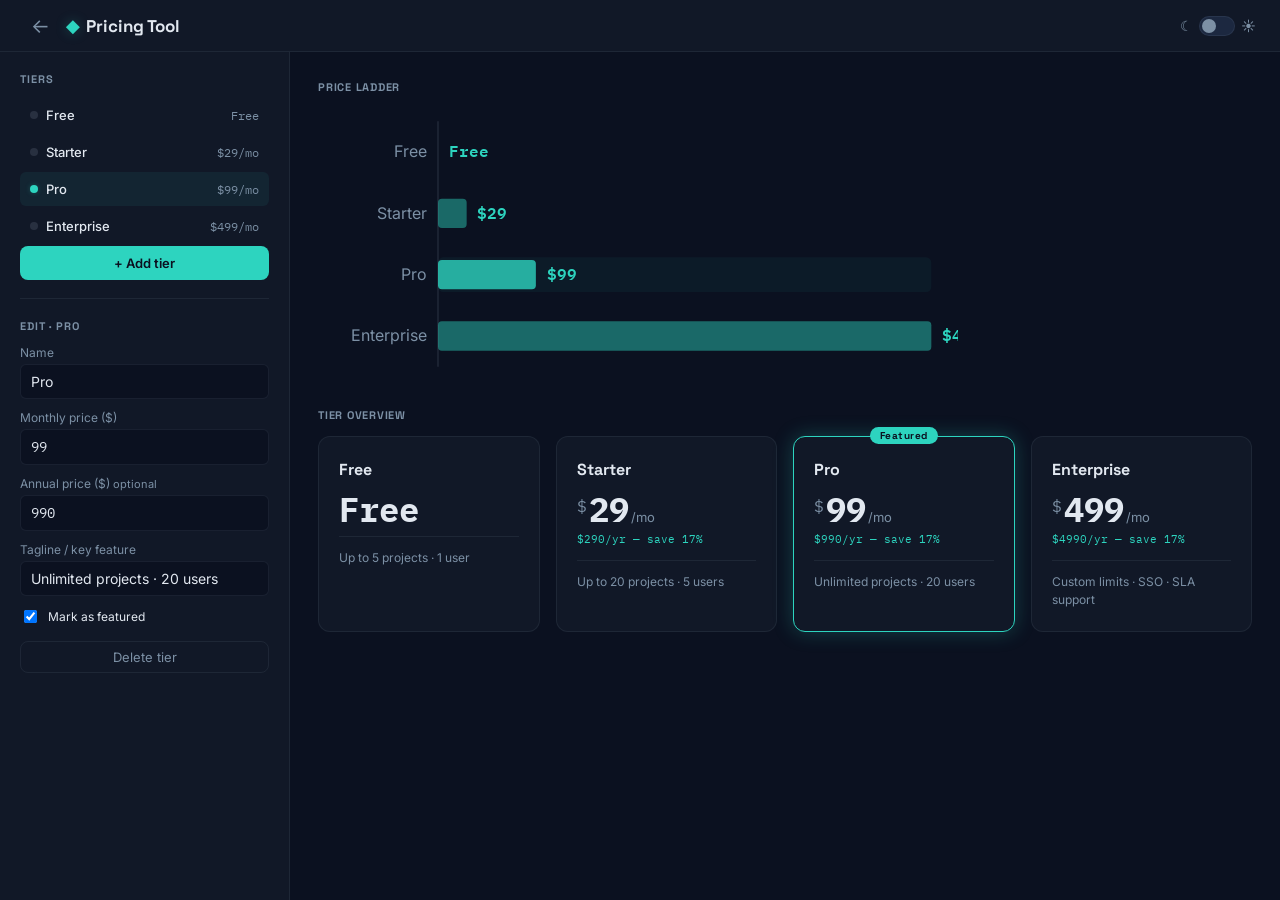
<file: pricing_tool.html>
<!DOCTYPE html>
<html lang="en">
<head>
<meta charset="UTF-8">
<meta name="viewport" content="width=device-width, initial-scale=1.0">
<title>Pricing Tool · PM Toolkit</title>
<link rel="preconnect" href="https://fonts.googleapis.com">
<link href="https://fonts.googleapis.com/css2?family=Space+Grotesk:wght@500;700&family=Inter:wght@400;500;600&family=IBM+Plex+Mono:wght@500&display=swap" rel="stylesheet">
<link rel="stylesheet" href="common.css">
<link rel="stylesheet" href="pricing_tool.css">
</head>
<body>
<div class="app">

  <header class="topbar">
    <div class="topbar-left">
      <a href="index.html" class="back-btn" title="Back to toolkit">&#8592;</a>
      <div class="brand"><span class="brand-mark">&#9670;</span> Pricing Tool</div>
    </div>
    <div class="topbar-actions">
      <label class="theme-toggle" title="Toggle light / dark theme">
        <span class="t-icon">&#9790;</span>
        <input type="checkbox" id="themeToggle">
        <span class="toggle-pill"><span class="toggle-dot"></span></span>
        <span class="t-icon">&#9728;</span>
      </label>
    </div>
  </header>

  <div class="workspace">
    <aside class="panel">
      <div class="panel-section">
        <h2>Tiers</h2>
        <div id="tierList"></div>
        <button class="primary-btn" id="addTierBtn">+ Add tier</button>
      </div>

      <div class="panel-section" id="editSection">
        <h2 id="editTitle">Edit tier</h2>
        <div class="field">
          <label>Name</label>
          <input type="text" id="eName" placeholder="e.g. Pro">
        </div>
        <div class="field">
          <label>Monthly price ($)</label>
          <input type="number" id="eMonthly" min="0" step="0.01">
        </div>
        <div class="field">
          <label>Annual price ($) <span style="color:var(--ink-soft);font-size:11px">optional</span></label>
          <input type="number" id="eAnnual" min="0" step="0.01">
        </div>
        <div class="field">
          <label>Tagline / key feature</label>
          <input type="text" id="eFeature" placeholder="e.g. Unlimited projects">
        </div>
        <div class="field checkbox-field">
          <label style="display:flex;align-items:center;gap:8px;cursor:pointer;color:var(--ink)">
            <input type="checkbox" id="eHighlight"> Mark as featured
          </label>
        </div>
        <button class="ghost-btn" id="deleteTierBtn" style="width:100%;margin-top:4px">Delete tier</button>
      </div>
    </aside>

    <main class="canvas">
      <p class="section-title">Price ladder</p>
      <div id="ladderArea"></div>
      <p class="section-title" style="margin-top:28px">Tier overview</p>
      <div id="tierCards"></div>
    </main>
  </div>

</div>
<script>
  var nextId = 1;
  var tiers = [
    { id: nextId++, name: 'Free',       monthly: 0,   annual: 0,    feature: 'Up to 5 projects · 1 user',          highlight: false },
    { id: nextId++, name: 'Starter',    monthly: 29,  annual: 290,  feature: 'Up to 20 projects · 5 users',         highlight: false },
    { id: nextId++, name: 'Pro',        monthly: 99,  annual: 990,  feature: 'Unlimited projects · 20 users',        highlight: true  },
    { id: nextId++, name: 'Enterprise', monthly: 499, annual: 4990, feature: 'Custom limits · SSO · SLA support',    highlight: false }
  ];
  var selectedId = tiers[2].id;

  function save() { localStorage.setItem('pricing-v1', JSON.stringify({ tiers: tiers, nextId: nextId })); }

  function load() {
    var d = localStorage.getItem('pricing-v1');
    if (d) { try { var p = JSON.parse(d); tiers = p.tiers; nextId = p.nextId || nextId; } catch(e) {} }
  }

  function selectedTier() {
    return tiers.find(function(t) { return t.id === selectedId; }) || tiers[0];
  }

  function selectTier(id) {
    selectedId = id;
    renderPanel();
    renderCanvas();
  }

  function addTier() {
    var t = { id: nextId++, name: 'New Tier', monthly: 0, annual: 0, feature: '', highlight: false };
    tiers.push(t);
    selectedId = t.id;
    save();
    renderPanel();
    renderCanvas();
  }

  function deleteTier() {
    if (tiers.length <= 1) return;
    tiers = tiers.filter(function(t) { return t.id !== selectedId; });
    selectedId = tiers[0].id;
    save();
    renderPanel();
    renderCanvas();
  }

  function updateSelected() {
    var t = selectedTier();
    if (!t) return;
    t.name    = document.getElementById('eName').value;
    t.monthly = +document.getElementById('eMonthly').value || 0;
    t.annual  = +document.getElementById('eAnnual').value || 0;
    t.feature = document.getElementById('eFeature').value;
    t.highlight = document.getElementById('eHighlight').checked;
    save();
    renderPanel();
    renderCanvas();
  }

  function renderPanel() {
    var t = selectedTier();

    // Tier list
    var html = tiers.map(function(tier) {
      var active = tier.id === selectedId ? ' tier-item--active' : '';
      return '<div class="tier-item' + active + '" onclick="selectTier(' + tier.id + ')">' +
        (tier.highlight ? '<span class="tier-dot tier-dot--featured"></span>' : '<span class="tier-dot"></span>') +
        '<span class="tier-item-name">' + esc(tier.name) + '</span>' +
        '<span class="tier-item-price">' + (tier.monthly === 0 ? 'Free' : '$' + tier.monthly + '/mo') + '</span>' +
        '</div>';
    }).join('');
    document.getElementById('tierList').innerHTML = html;

    // Edit form
    if (t) {
      document.getElementById('editTitle').textContent = 'Edit · ' + t.name;
      document.getElementById('eName').value     = t.name;
      document.getElementById('eMonthly').value  = t.monthly;
      document.getElementById('eAnnual').value   = t.annual;
      document.getElementById('eFeature').value  = t.feature;
      document.getElementById('eHighlight').checked = t.highlight;
    }
  }

  function renderLadder() {
    var maxMonthly = Math.max.apply(null, tiers.map(function(t) { return t.monthly; }));
    if (maxMonthly <= 0) { document.getElementById('ladderArea').innerHTML = ''; return; }

    var W = 480, PL = 90, BAR_W = W - PL - 20, ROW_H = 46, PAD_T = 10;
    var H = tiers.length * ROW_H + PAD_T * 2;

    var rows = tiers.map(function(t, i) {
      var y = PAD_T + i * ROW_H + ROW_H / 2;
      var bw = t.monthly === 0 ? 0 : Math.max(4, (t.monthly / maxMonthly) * BAR_W);
      var lbl = t.monthly === 0 ? 'Free' : '$' + t.monthly;
      return '<text x="' + (PL - 8) + '" y="' + y + '" dy="4" text-anchor="end" font-family="Inter,sans-serif" font-size="12" style="fill:var(--ink-soft)">' + esc(t.name) + '</text>' +
        (t.highlight ? '<rect x="' + PL + '" y="' + (y - 13) + '" width="' + BAR_W + '" height="26" rx="4" style="fill:var(--teal)" fill-opacity="0.05"/>' : '') +
        (bw > 0 ? '<rect x="' + PL + '" y="' + (y - 11) + '" width="' + bw.toFixed(1) + '" height="22" rx="3" style="fill:var(--teal)" fill-opacity="' + (t.highlight ? '0.8' : '0.45') + '"/>' : '') +
        '<text x="' + (PL + bw + 8) + '" y="' + y + '" dy="4" font-family="IBM Plex Mono,monospace" font-size="12" font-weight="600" style="fill:var(--teal)">' + lbl + '</text>';
    }).join('');

    document.getElementById('ladderArea').innerHTML =
      '<svg class="ladder-svg" viewBox="0 0 ' + W + ' ' + H + '" xmlns="http://www.w3.org/2000/svg">' +
      '<line x1="' + PL + '" y1="' + PAD_T + '" x2="' + PL + '" y2="' + (H - PAD_T) + '" style="stroke:var(--border-bright)" stroke-width="1"/>' +
      rows + '</svg>';
  }

  function renderCards() {
    var html = '<div class="tier-cards">' + tiers.map(function(t) {
      var saving = '';
      if (t.annual > 0 && t.monthly > 0 && t.annual < t.monthly * 12) {
        var pct = Math.round((1 - t.annual / (t.monthly * 12)) * 100);
        saving = '<div class="tier-saving">$' + t.annual + '/yr &mdash; save ' + pct + '%</div>';
      }
      return '<div class="tier-card' + (t.highlight ? ' tier-card--featured' : '') + '">' +
        (t.highlight ? '<div class="tier-badge">Featured</div>' : '') +
        '<div class="tier-name">' + esc(t.name) + '</div>' +
        '<div class="tier-price">' +
          (t.monthly === 0 ? '<span class="tier-amount">Free</span>' :
            '<span class="tier-currency">$</span><span class="tier-amount">' + t.monthly + '</span><span class="tier-period">/mo</span>') +
        '</div>' +
        saving +
        '<div class="tier-feature">' + esc(t.feature) + '</div>' +
        '</div>';
    }).join('') + '</div>';
    document.getElementById('tierCards').innerHTML = html;
  }

  function renderCanvas() { renderLadder(); renderCards(); }

  function esc(s) {
    return String(s).replace(/&/g,'&amp;').replace(/</g,'&lt;').replace(/>/g,'&gt;').replace(/"/g,'&quot;');
  }

  // Edit listeners
  ['eName','eMonthly','eAnnual','eFeature'].forEach(function(id) {
    document.getElementById(id).addEventListener('input', updateSelected);
  });
  document.getElementById('eHighlight').addEventListener('change', updateSelected);
  document.getElementById('addTierBtn').addEventListener('click', addTier);
  document.getElementById('deleteTierBtn').addEventListener('click', deleteTier);

  // Theme
  function applyTheme(isLight) {
    document.documentElement.classList.toggle('light', isLight);
  }
  var tt = document.getElementById('themeToggle');
  var saved = localStorage.getItem('prio-theme');
  if (saved === 'light') { tt.checked = true; applyTheme(true); }
  tt.addEventListener('change', function() {
    applyTheme(this.checked);
    localStorage.setItem('prio-theme', this.checked ? 'light' : 'dark');
  });

  load();
  selectedId = tiers[0] ? tiers[0].id : 1;
  tiers.forEach(function(t) { if (t.highlight) selectedId = t.id; });
  renderPanel();
  renderCanvas();
</script>
</body>
</html>
</file>
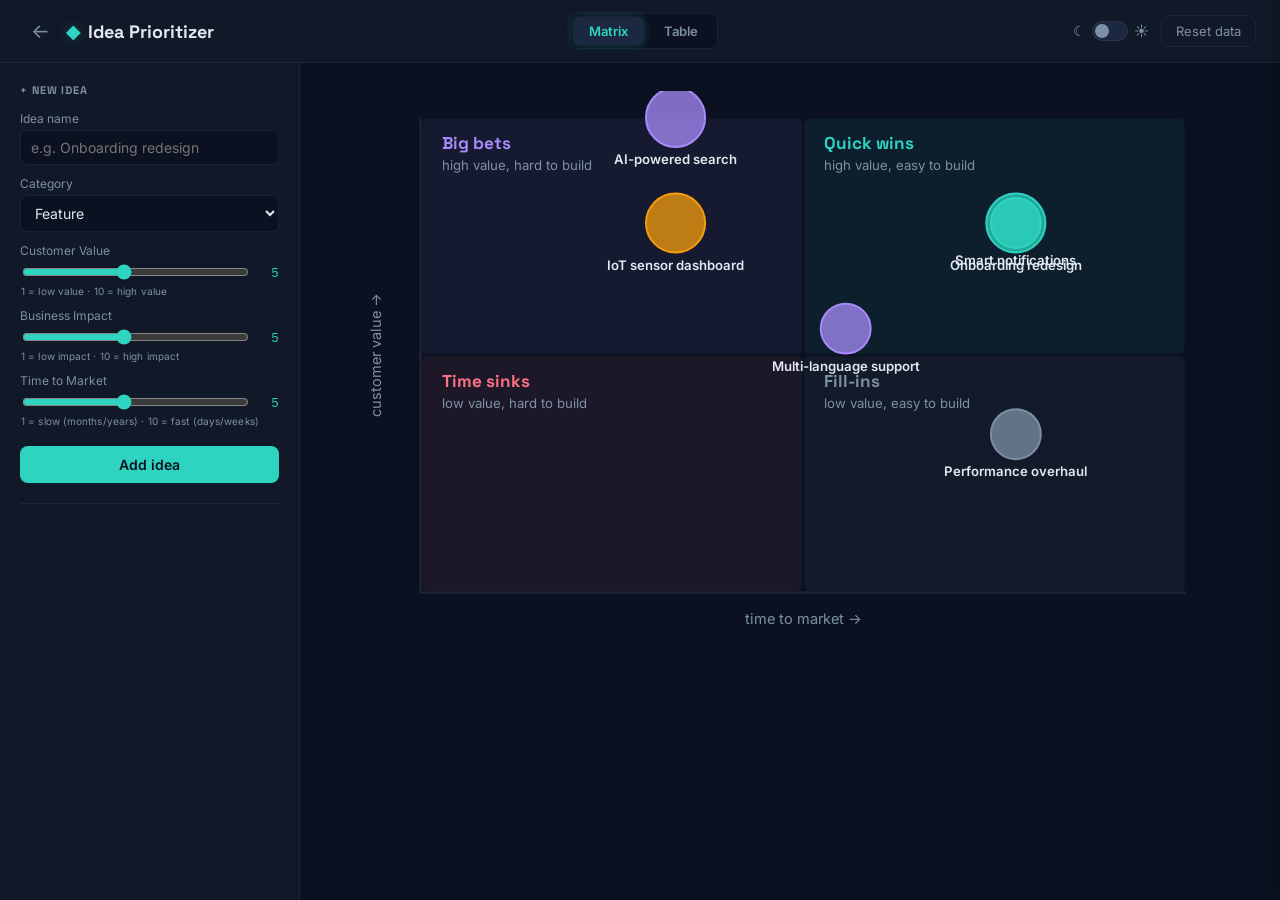
<file: prio_tool.html>
<!DOCTYPE html>
<html lang="en">
<head>
<meta charset="UTF-8">
<meta name="viewport" content="width=device-width, initial-scale=1.0">
<title>Idea Prioritizer</title>
<link rel="preconnect" href="https://fonts.googleapis.com">
<link href="https://fonts.googleapis.com/css2?family=Space+Grotesk:wght@500;700&family=Inter:wght@400;500;600&family=IBM+Plex+Mono:wght@500&display=swap" rel="stylesheet">
<link rel="stylesheet" href="prio_tool.css">
</head>
<body>
<div class="app">

  <header class="topbar">
    <div class="topbar-left">
      <a href="index.html" class="back-btn" title="Back to toolkit">&#8592;</a>
      <div class="brand"><span class="brand-mark">&#9670;</span> Idea Prioritizer</div>
    </div>
    <nav class="view-tabs">
      <button class="tab active" data-view="matrix">Matrix</button>
      <button class="tab" data-view="table">Table</button>
    </nav>
    <div class="topbar-actions">
      <label class="theme-toggle" title="Toggle light / dark theme">
        <span class="t-icon">&#9790;</span>
        <input type="checkbox" id="themeToggle">
        <span class="toggle-pill"><span class="toggle-dot"></span></span>
        <span class="t-icon">&#9728;</span>
      </label>
      <button class="ghost-btn" id="resetBtn">Reset data</button>
    </div>
  </header>

  <div class="workspace">
    <aside class="panel">
      <section class="compose">
        <h2>+ New idea</h2>
        <form id="ideaForm">
          <div class="field">
            <label for="nameInput">Idea name</label>
            <input type="text" id="nameInput" placeholder="e.g. Onboarding redesign" required>
          </div>
          <div class="field">
            <label for="categoryInput">Category</label>
            <select id="categoryInput">
              <option value="feature">Feature</option>
              <option value="platform">Platform</option>
              <option value="techdebt">Tech dept</option>
              <option value="hardware">Hardware</option>
            </select>
          </div>
          <div id="criteriaSliders"></div>
          <button type="submit" class="primary-btn" id="submitBtn">Add idea</button>
          <button type="button" class="cancel-edit" id="cancelEditBtn">Cancel edit</button>
        </form>
      </section>

    </aside>

    <main class="canvas">
      <div class="view active" id="matrixView"></div>
      <div class="view" id="tableView"></div>
    </main>
  </div>

  <div class="detail-panel" id="detailPanel"></div>
</div>

<script>
  // ── Color constants (reassigned by applyTheme) ───────────────────
  var TEAL='#2DD4BF', TEAL_BG='rgba(45,212,191,0.07)';
  var PLUM='#A78BFA', PLUM_BG='rgba(167,139,250,0.07)';
  var CORAL='#FB7185', CORAL_BG='rgba(251,113,133,0.07)';
  var SLATE='#7C90A5', SLATE_BG='rgba(124,144,165,0.07)';
  var AMBER='#F59E0B', AMBER_BG='rgba(245,158,11,0.07)';
  var INK='#E2E8F0', INK_SOFT='#7C90A5', LINE='rgba(148,163,184,0.15)';

  // Resolves the current value for a color key (called at render time)
  function C(k){
    var m={teal:TEAL,tealBg:TEAL_BG,plum:PLUM,plumBg:PLUM_BG,coral:CORAL,coralBg:CORAL_BG,
           slate:SLATE,slateBg:SLATE_BG,amber:AMBER,amberBg:AMBER_BG};
    return m[k]||'#888';
  }

  var CATEGORIES = {
    feature:  { label:'Feature',   colorKey:'teal',  bgKey:'tealBg' },
    platform: { label:'Platform',  colorKey:'plum',  bgKey:'plumBg' },
    techdebt: { label:'Tech dept', colorKey:'slate', bgKey:'slateBg' },
    hardware: { label:'Hardware',  colorKey:'amber', bgKey:'amberBg' }
  };

  // Drives form sliders, score formula, table columns and detail bars
  var CRITERIA = [
    { key:'cv',  label:'Customer Value',  short:'CV',  colorKey:'teal', scale:'1 = low value · 10 = high value' },
    { key:'bi',  label:'Business Impact', short:'BI',  colorKey:'teal', scale:'1 = low impact · 10 = high impact' },
    { key:'ttm', label:'Time to Market',  short:'TtM', colorKey:'plum', scale:'1 = slow (months/years) · 10 = fast (days/weeks)' }
  ];

  var hasStorage = (typeof window.storage !== 'undefined');

  var state = {
    ideas: [],
    sort: { field:'score', dir:'desc' },
    editingId: null,
    selectedId: null
  };

  function seedIdeas(){
    return [
      { id:'s1', name:'Onboarding redesign',    category:'feature',
        cv:8, bi:8, ttm:8, createdAt:'2025-03-10T09:00:00.000Z' },
      { id:'s2', name:'Smart notifications',    category:'feature',
        cv:8, bi:6, ttm:8, createdAt:'2025-03-15T14:30:00.000Z' },
      { id:'s3', name:'AI-powered search',      category:'platform',
        cv:10, bi:8, ttm:4, createdAt:'2025-04-01T11:00:00.000Z' },
      { id:'s4', name:'Multi-language support', category:'platform',
        cv:6, bi:6, ttm:6, createdAt:'2025-04-20T16:00:00.000Z' },
      { id:'s5', name:'Performance overhaul',   category:'techdebt',
        cv:4, bi:6, ttm:8, createdAt:'2025-05-05T10:00:00.000Z' },
      { id:'s6', name:'IoT sensor dashboard',   category:'hardware',
        cv:8, bi:8, ttm:4, createdAt:'2025-05-20T13:00:00.000Z' }
    ];
  }

  function uid(){ return 'idea_' + Math.random().toString(36).slice(2,9); }

  function escapeHtml(str){
    var d = document.createElement('div');
    d.textContent = str;
    return d.innerHTML;
  }

  function formatDate(iso){
    if(!iso) return '—';
    var d = new Date(iso);
    return ('0'+d.getDate()).slice(-2)+'.'+('0'+(d.getMonth()+1)).slice(-2)+'.'+d.getFullYear();
  }

  function compositeScore(idea){
    var sum = CRITERIA.reduce(function(s,c){ return s + (idea[c.key]||1); }, 0);
    return Math.round(sum / CRITERIA.length * 10);
  }

  function scoreColor(s){ return s>=70 ? TEAL : s>=45 ? SLATE : CORAL; }
  function scoreBg(s){    return s>=70 ? TEAL_BG : s>=45 ? SLATE_BG : CORAL_BG; }

  // ── Persistence (use versioned keys to avoid old-format conflicts) ──
  async function loadState(){
    if(hasStorage){
      try{
        var r = await window.storage.get('ideas_v4', false);
        state.ideas = JSON.parse(r.value);
      }catch(e){ state.ideas = seedIdeas(); }
    } else {
      state.ideas = seedIdeas();
    }
  }

  async function saveIdeas(){
    if(!hasStorage) return;
    try{ await window.storage.set('ideas_v4', JSON.stringify(state.ideas), false); }
    catch(e){ console.error('save ideas', e); }
  }

  // ── Rendering ────────────────────────────────────────────────────
  function renderAll(){
    renderMatrix();
    renderTable();
    if(state.selectedId) selectIdea(state.selectedId);
  }

  function renderMatrix(){
    var bubbles = state.ideas.map(function(idea){
      var x = 70 + (idea.ttm - 1)/9 * 580;
      var y = 380 - (idea.cv - 1)/9 * 360;
      var r = 10 + (idea.bi - 1)/9 * 16;
      var col = C(CATEGORIES[idea.category].colorKey);
      return '<g>' +
        '<circle class="bubble" cx="'+x.toFixed(1)+'" cy="'+y.toFixed(1)+'" r="'+r.toFixed(1)+
          '" fill="'+col+'" fill-opacity="0.75" stroke="'+col+'" stroke-width="1.5"'+
          ' onclick="selectIdea(\''+idea.id+'\')"></circle>' +
        '<text x="'+x.toFixed(1)+'" y="'+(y+r+13).toFixed(1)+'"'+
          ' text-anchor="middle" font-family="Inter,sans-serif" font-size="10" font-weight="600"'+
          ' fill="'+INK+'" style="pointer-events:none">'+escapeHtml(idea.name)+'</text>' +
      '</g>';
    }).join('');

    var svg =
      '<svg class="matrix" viewBox="0 0 700 430" xmlns="http://www.w3.org/2000/svg"'+
        ' role="img" aria-label="Priority matrix">' +
      '<defs>' +
        '<filter id="line-glow" x="-40%" y="-40%" width="180%" height="180%">' +
          '<feGaussianBlur stdDeviation="2.5" result="blur"/>' +
          '<feMerge><feMergeNode in="blur"/><feMergeNode in="SourceGraphic"/></feMerge>' +
        '</filter>' +
      '</defs>' +
      // Quadrant backgrounds: top-left=BigBets, top-right=QuickWins, bottom-left=TimeSinks, bottom-right=FillIns
      '<rect x="71" y="21" width="288" height="178" rx="4" fill="'+PLUM_BG+'"/>' +
      '<rect x="361" y="21" width="288" height="178" rx="4" fill="'+TEAL_BG+'"/>' +
      '<rect x="71" y="201" width="288" height="178" rx="4" fill="'+CORAL_BG+'"/>' +
      '<rect x="361" y="201" width="288" height="178" rx="4" fill="'+SLATE_BG+'"/>' +
      // Quadrant labels
      '<text x="86"  y="44"  font-family="Space Grotesk,sans-serif" font-weight="700" font-size="13" fill="'+PLUM+'">Big bets</text>' +
      '<text x="86"  y="60"  font-family="Inter,sans-serif" font-size="10" fill="'+INK_SOFT+'">high value, hard to build</text>' +
      '<text x="376" y="44"  font-family="Space Grotesk,sans-serif" font-weight="700" font-size="13" fill="'+TEAL+'">Quick wins</text>' +
      '<text x="376" y="60"  font-family="Inter,sans-serif" font-size="10" fill="'+INK_SOFT+'">high value, easy to build</text>' +
      '<text x="86"  y="224" font-family="Space Grotesk,sans-serif" font-weight="700" font-size="13" fill="'+CORAL+'">Time sinks</text>' +
      '<text x="86"  y="240" font-family="Inter,sans-serif" font-size="10" fill="'+INK_SOFT+'">low value, hard to build</text>' +
      '<text x="376" y="224" font-family="Space Grotesk,sans-serif" font-weight="700" font-size="13" fill="'+SLATE+'">Fill-ins</text>' +
      '<text x="376" y="240" font-family="Inter,sans-serif" font-size="10" fill="'+INK_SOFT+'">low value, easy to build</text>' +
      // Outer axes
      '<line x1="70" y1="380" x2="650" y2="380" stroke="'+LINE+'" stroke-width="1.5"/>' +
      '<line x1="70" y1="20"  x2="70"  y2="380" stroke="'+LINE+'" stroke-width="1.5"/>' +
      // Glowing center dividers
      '<line x1="360" y1="20"  x2="360" y2="380" stroke="'+TEAL+'" stroke-opacity="0.22" stroke-width="1" filter="url(#line-glow)"/>' +
      '<line x1="70"  y1="200" x2="650" y2="200" stroke="'+TEAL+'" stroke-opacity="0.22" stroke-width="1" filter="url(#line-glow)"/>' +
      // Axis labels
      '<text x="360" y="404" text-anchor="middle" font-family="Inter,sans-serif" font-size="11" fill="'+INK_SOFT+'">time to market &#8594;</text>' +
      '<text x="40" y="200" text-anchor="middle" font-family="Inter,sans-serif" font-size="11" fill="'+INK_SOFT+'" transform="rotate(-90 40 200)">customer value &#8594;</text>' +
      bubbles +
      '</svg>';

    document.getElementById('matrixView').innerHTML = state.ideas.length
      ? svg
      : svg + '<p class="empty-state">No ideas yet &mdash; add one from the left panel.</p>';
  }

  function renderTable(){
    if(!state.ideas.length){
      document.getElementById('tableView').innerHTML = '<p class="empty-state">No ideas yet &mdash; add one from the left panel.</p>';
      return;
    }
    var sorted = state.ideas.slice().sort(function(a,b){
      var av, bv;
      if(state.sort.field==='score'){ av=compositeScore(a); bv=compositeScore(b); }
      else if(state.sort.field==='name'){ av=a.name.toLowerCase(); bv=b.name.toLowerCase(); }
      else if(state.sort.field==='category'){ av=CATEGORIES[a.category].label; bv=CATEGORIES[b.category].label; }
      else if(state.sort.field==='createdAt'){ av=a.createdAt||''; bv=b.createdAt||''; }
      else { av=a[state.sort.field]; bv=b[state.sort.field]; }
      if(av<bv) return state.sort.dir==='asc'?-1:1;
      if(av>bv) return state.sort.dir==='asc'?1:-1;
      return 0;
    });

    var rows = sorted.map(function(idea){
      var cat = CATEGORIES[idea.category];
      var score = compositeScore(idea);
      return '<tr onclick="selectIdea(\''+idea.id+'\')">' +
        '<td><span class="cat-dot" style="background:'+C(cat.colorKey)+'"></span>'+escapeHtml(idea.name)+'</td>' +
        '<td>'+cat.label+'</td>' +
        CRITERIA.map(function(c){ return '<td class="num-cell">'+idea[c.key]+'</td>'; }).join('') +
        '<td><span class="score-badge" style="background:'+scoreBg(score)+';color:'+scoreColor(score)+'">'+score+'</span></td>' +
        '<td class="num-cell date-cell">'+formatDate(idea.createdAt)+'</td>' +
        '<td class="row-actions" onclick="event.stopPropagation()">' +
          '<button onclick="startEdit(\''+idea.id+'\')">Edit</button>' +
          '<button onclick="deleteIdea(\''+idea.id+'\')">Delete</button>' +
        '</td>' +
      '</tr>';
    }).join('');

    var headers =
      '<th onclick="setSort(\'name\')">Idea</th>' +
      '<th onclick="setSort(\'category\')">Category</th>' +
      CRITERIA.map(function(c){
        return '<th onclick="setSort(\''+c.key+'\')" title="'+c.scale+'">'+c.short+'</th>';
      }).join('') +
      '<th onclick="setSort(\'score\')">Score</th>' +
      '<th onclick="setSort(\'createdAt\')">Added</th>' +
      '<th></th>';

    document.getElementById('tableView').innerHTML =
      '<div class="table-wrap"><table class="idea-table">'+
        '<thead><tr>'+headers+'</tr></thead>'+
        '<tbody>'+rows+'</tbody>'+
      '</table></div>';
  }

  function setSort(field){
    if(state.sort.field===field){ state.sort.dir = state.sort.dir==='asc'?'desc':'asc'; }
    else { state.sort.field=field; state.sort.dir=field==='score'?'desc':'asc'; }
    renderTable();
  }

  function critBar(label, value, color, note){
    return '<div class="crit-bar-row">' +
      '<div class="crit-bar-label">'+
        '<span>'+label+(note?' <span class="bar-note">'+note+'</span>':'')+'</span>'+
        '<span>'+value+'/10</span>'+
      '</div>' +
      '<div class="crit-bar-track"><div class="crit-bar-fill" style="width:'+(value*10)+'%;background:'+color+'"></div></div>' +
    '</div>';
  }

  function selectIdea(id){
    var idea = state.ideas.find(function(i){ return i.id===id; });
    if(!idea) return;
    state.selectedId = id;
    var cat = CATEGORIES[idea.category];
    var score = compositeScore(idea);
    var bars = CRITERIA.map(function(c){
      return critBar(c.label, idea[c.key], C(c.colorKey), '');
    }).join('');
    var panel = document.getElementById('detailPanel');
    panel.innerHTML =
      '<button class="detail-close" onclick="closeDetail()">&#10005;</button>' +
      '<h3>'+escapeHtml(idea.name)+'</h3>' +
      '<span class="detail-cat-tag" style="background:'+C(cat.bgKey)+';color:'+C(cat.colorKey)+'">'+cat.label+'</span>' +
      '<div class="detail-score" style="color:'+scoreColor(score)+'">'+score+'</div>' +
      '<div class="detail-score-label">priority score</div>' +
      bars +
      '<div class="detail-meta">Added '+formatDate(idea.createdAt)+'</div>' +
      '<div class="detail-actions">' +
        '<button class="ghost-btn" onclick="startEdit(\''+idea.id+'\')">Edit</button>' +
        '<button class="ghost-btn" onclick="deleteIdea(\''+idea.id+'\')">Delete</button>' +
      '</div>';
    panel.classList.add('open');
  }

  function closeDetail(){
    document.getElementById('detailPanel').classList.remove('open');
    state.selectedId = null;
  }

  // ── UI builders (called once on load to create dynamic elements) ──
  function buildCriteriaSliders(){
    document.getElementById('criteriaSliders').innerHTML = CRITERIA.map(function(c){
      return '<div class="field">'+
        '<label>'+c.label+'</label>'+
        '<div class="slider-row">'+
          '<input type="range" id="'+c.key+'Slider" min="1" max="10" value="5">'+
          '<span class="slider-val" id="'+c.key+'Val">5</span>'+
        '</div>'+
        '<div class="scale-hint">'+c.scale+'</div>'+
      '</div>';
    }).join('');
  }

  // ── Form helpers ─────────────────────────────────────────────────
  function setSliderValue(key, val){
    document.getElementById(key+'Slider').value = val;
    document.getElementById(key+'Val').textContent = val;
  }

  function resetSliderDisplays(){
    CRITERIA.forEach(function(c){ setSliderValue(c.key, 5); });
  }

  function startEdit(id){
    var idea = state.ideas.find(function(i){ return i.id===id; });
    if(!idea) return;
    document.getElementById('nameInput').value = idea.name;
    document.getElementById('categoryInput').value = idea.category;
    CRITERIA.forEach(function(c){ setSliderValue(c.key, idea[c.key]); });
    state.editingId = id;
    document.getElementById('submitBtn').textContent = 'Update idea';
    document.getElementById('cancelEditBtn').style.display = 'block';
    closeDetail();
    document.querySelector('.panel').scrollTo({ top:0, behavior:'smooth' });
  }

  function cancelEdit(){
    state.editingId = null;
    document.getElementById('ideaForm').reset();
    document.getElementById('categoryInput').value = 'feature';
    resetSliderDisplays();
    document.getElementById('submitBtn').textContent = 'Add idea';
    document.getElementById('cancelEditBtn').style.display = 'none';
  }

  function deleteIdea(id){
    if(!confirm('Delete this idea?')) return;
    state.ideas = state.ideas.filter(function(i){ return i.id!==id; });
    if(state.editingId===id) cancelEdit();
    if(state.selectedId===id) closeDetail();
    saveIdeas();
    renderAll();
  }

  // ── Theme ─────────────────────────────────────────────────────────
  function applyTheme(isLight){
    if(isLight){
      document.documentElement.classList.add('light');
      TEAL='#1A7060'; TEAL_BG='rgba(26,112,96,0.1)';
      PLUM='#5B4B8A'; PLUM_BG='rgba(91,75,138,0.1)';
      CORAL='#C95A35'; CORAL_BG='rgba(201,90,53,0.1)';
      SLATE='#7A7A70'; SLATE_BG='rgba(122,122,112,0.1)';
      AMBER='#B45309'; AMBER_BG='rgba(180,83,9,0.1)';
      INK='#1A2019'; INK_SOFT='#5A6558'; LINE='rgba(0,0,0,0.12)';
    } else {
      document.documentElement.classList.remove('light');
      TEAL='#2DD4BF'; TEAL_BG='rgba(45,212,191,0.07)';
      PLUM='#A78BFA'; PLUM_BG='rgba(167,139,250,0.07)';
      CORAL='#FB7185'; CORAL_BG='rgba(251,113,133,0.07)';
      SLATE='#7C90A5'; SLATE_BG='rgba(124,144,165,0.07)';
      AMBER='#F59E0B'; AMBER_BG='rgba(245,158,11,0.07)';
      INK='#E2E8F0'; INK_SOFT='#7C90A5'; LINE='rgba(148,163,184,0.15)';
    }
    renderAll();
  }

  // ── Boot sequence ─────────────────────────────────────────────────
  buildCriteriaSliders();

  CRITERIA.forEach(function(c){
    var slider = document.getElementById(c.key+'Slider');
    var out    = document.getElementById(c.key+'Val');
    slider.addEventListener('input', function(){ out.textContent = slider.value; });
  });

  document.getElementById('ideaForm').addEventListener('submit', function(e){
    e.preventDefault();
    var name = document.getElementById('nameInput').value.trim();
    if(!name) return;
    var existing = state.editingId ? state.ideas.find(function(i){ return i.id===state.editingId; }) : null;
    var idea = {
      id: state.editingId || uid(),
      name: name,
      category: document.getElementById('categoryInput').value,
      createdAt: existing ? existing.createdAt : new Date().toISOString()
    };
    CRITERIA.forEach(function(c){
      idea[c.key] = Number(document.getElementById(c.key+'Slider').value);
    });
    if(state.editingId){
      var idx = state.ideas.findIndex(function(i){ return i.id===state.editingId; });
      state.ideas[idx] = idea;
    } else {
      state.ideas.push(idea);
    }
    cancelEdit();
    saveIdeas();
    renderAll();
  });

  document.getElementById('cancelEditBtn').addEventListener('click', cancelEdit);

  document.querySelectorAll('.tab').forEach(function(btn){
    btn.addEventListener('click', function(){
      document.querySelectorAll('.tab').forEach(function(b){ b.classList.remove('active'); });
      btn.classList.add('active');
      var view = btn.dataset.view;
      document.querySelectorAll('.view').forEach(function(v){ v.classList.remove('active'); });
      document.getElementById(view+'View').classList.add('active');
    });
  });

  document.getElementById('resetBtn').addEventListener('click', async function(){
    if(!confirm('Clear all ideas? This cannot be undone.')) return;
    state.ideas = [];
    if(hasStorage){
      try{ await window.storage.delete('ideas_v4', false); }catch(e){}
    }
    closeDetail();
    cancelEdit();
    renderAll();
  });

  var themeToggle = document.getElementById('themeToggle');
  var savedTheme  = localStorage.getItem('prio-theme');
  if(savedTheme === 'light'){
    themeToggle.checked = true;
    applyTheme(true);
  }
  themeToggle.addEventListener('change', function(){
    applyTheme(this.checked);
    localStorage.setItem('prio-theme', this.checked ? 'light' : 'dark');
  });

  async function init(){
    document.getElementById('matrixView').innerHTML = '<p class="empty-state">Loading&hellip;</p>';
    await loadState();
    renderAll();
  }
  init();
</script>
</body>
</html>
</file>
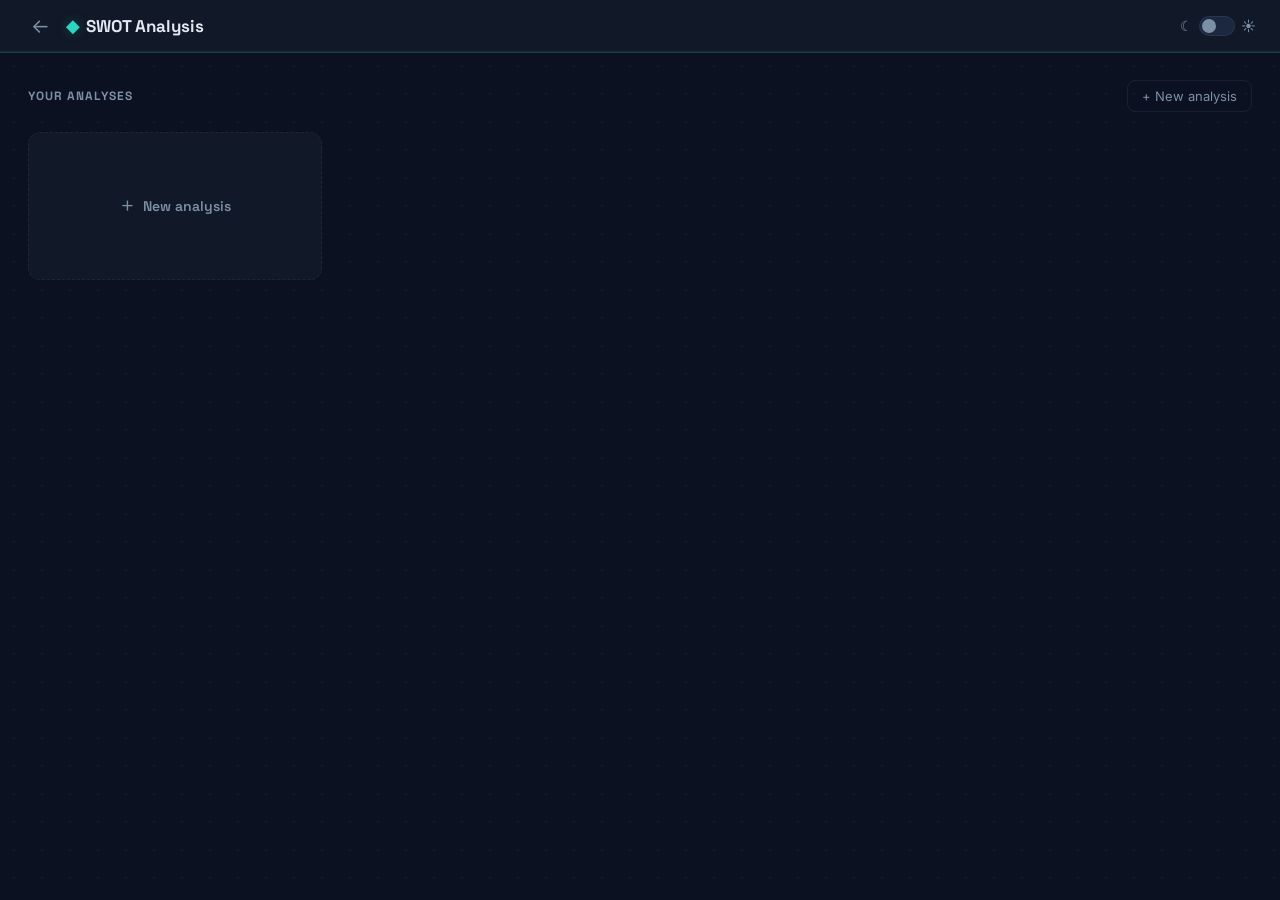
<file: swot_tool.html>
<!DOCTYPE html>
<html lang="en">
<head>
<meta charset="UTF-8">
<meta name="viewport" content="width=device-width, initial-scale=1.0">
<title>SWOT Analysis · PM Toolkit</title>
<link rel="preconnect" href="https://fonts.googleapis.com">
<link href="https://fonts.googleapis.com/css2?family=Space+Grotesk:wght@500;700&family=Inter:wght@400;500;600&family=IBM+Plex+Mono:wght@500&display=swap" rel="stylesheet">
<link rel="stylesheet" href="common.css">
<link rel="stylesheet" href="swot_tool.css">
</head>
<body>
<div class="app">

  <header class="topbar">
    <div class="topbar-left">
      <a href="index.html" class="back-btn" id="backToIndex" title="Back to toolkit">&#8592;</a>
      <button class="back-btn" id="backBtn" title="All analyses" onclick="closeProject()">&#8592;</button>
      <div class="brand"><span class="brand-mark">&#9670;</span> SWOT Analysis</div>
    </div>
    <div class="swot-name-wrap" id="nameWrap">
      <input type="text" id="projectName" class="project-name-input" placeholder="Analysis name…" maxlength="80">
    </div>
    <div class="topbar-actions">
      <button class="ghost-btn" id="clearBtn">Clear all</button>
      <label class="theme-toggle" title="Toggle light / dark theme">
        <span class="t-icon">&#9790;</span>
        <input type="checkbox" id="themeToggle">
        <span class="toggle-pill"><span class="toggle-dot"></span></span>
        <span class="t-icon">&#9728;</span>
      </label>
    </div>
  </header>

  <!-- View 1: project hub -->
  <div id="viewProjects" class="view">
    <div class="project-hub">
      <div class="hub-header">
        <span class="hub-heading">Your analyses</span>
        <button class="ghost-btn" id="newProjectBtn" onclick="newProject()">+ New analysis</button>
      </div>
      <div class="project-grid" id="projectGrid"></div>
    </div>
  </div>

  <!-- View 2: SWOT editor -->
  <div id="viewSwot" class="view">
    <main class="swot-grid">

      <div class="swot-cell cell-s">
        <div class="cell-header">
          <span class="cell-label">Strengths</span>
          <span class="cell-sub">Internal &middot; Positive</span>
          <span class="cell-count" id="count-s">0</span>
        </div>
        <div class="cell-items" id="items-s"></div>
        <div class="cell-input">
          <input type="text" class="item-input" id="input-s" placeholder="Add strength…" maxlength="200">
          <button class="add-btn" data-key="s">+</button>
        </div>
      </div>

      <div class="swot-cell cell-w">
        <div class="cell-header">
          <span class="cell-label">Weaknesses</span>
          <span class="cell-sub">Internal &middot; Negative</span>
          <span class="cell-count" id="count-w">0</span>
        </div>
        <div class="cell-items" id="items-w"></div>
        <div class="cell-input">
          <input type="text" class="item-input" id="input-w" placeholder="Add weakness…" maxlength="200">
          <button class="add-btn" data-key="w">+</button>
        </div>
      </div>

      <div class="swot-cell cell-o">
        <div class="cell-header">
          <span class="cell-label">Opportunities</span>
          <span class="cell-sub">External &middot; Positive</span>
          <span class="cell-count" id="count-o">0</span>
        </div>
        <div class="cell-items" id="items-o"></div>
        <div class="cell-input">
          <input type="text" class="item-input" id="input-o" placeholder="Add opportunity…" maxlength="200">
          <button class="add-btn" data-key="o">+</button>
        </div>
      </div>

      <div class="swot-cell cell-t">
        <div class="cell-header">
          <span class="cell-label">Threats</span>
          <span class="cell-sub">External &middot; Negative</span>
          <span class="cell-count" id="count-t">0</span>
        </div>
        <div class="cell-items" id="items-t"></div>
        <div class="cell-input">
          <input type="text" class="item-input" id="input-t" placeholder="Add threat…" maxlength="200">
          <button class="add-btn" data-key="t">+</button>
        </div>
      </div>

    </main>
  </div>

</div>

<script>
  var KEYS = ['s', 'w', 'o', 't'];
  var STORAGE_KEY = 'swot-v2';

  var state = { projects: [], activeId: null };

  function uid() {
    return Date.now().toString(36) + Math.random().toString(36).slice(2);
  }

  function esc(s) {
    return String(s)
      .replace(/&/g,'&amp;').replace(/</g,'&lt;')
      .replace(/>/g,'&gt;').replace(/"/g,'&quot;');
  }

  function save() {
    localStorage.setItem(STORAGE_KEY, JSON.stringify(state));
  }

  function load() {
    var raw = localStorage.getItem(STORAGE_KEY);
    if (raw) {
      try { Object.assign(state, JSON.parse(raw)); } catch(e) {}
    }
    // Migrate from swot-v1 (single project)
    if (!Array.isArray(state.projects)) {
      state.projects = [];
      var old = localStorage.getItem('swot-v1');
      if (old) {
        try {
          var o = JSON.parse(old);
          if (o.s || o.w || o.o || o.t) {
            state.projects.push({
              id: uid(),
              name: o.project || 'Imported analysis',
              s: o.s || [], w: o.w || [], o: o.o || [], t: o.t || []
            });
          }
        } catch(e) {}
      }
      state.activeId = null;
      save();
    }
  }

  function activeProject() {
    return state.projects.find(function(p) { return p.id === state.activeId; }) || null;
  }

  // ── View switching ───────────────────────────────────────────────

  function showView(which) {
    var inSwot = which === 'swot';
    document.getElementById('viewProjects').classList.toggle('active', !inSwot);
    document.getElementById('viewSwot').classList.toggle('active', inSwot);
    document.getElementById('backToIndex').style.display = inSwot ? 'none' : '';
    document.getElementById('backBtn').style.display     = inSwot ? '' : 'none';
    document.getElementById('nameWrap').style.display    = inSwot ? '' : 'none';
    document.getElementById('clearBtn').style.display    = inSwot ? '' : 'none';
  }

  // ── Project list ─────────────────────────────────────────────────

  function newProject() {
    var p = { id: uid(), name: '', s: [], w: [], o: [], t: [] };
    state.projects.push(p);
    save();
    openProject(p.id);
    setTimeout(function() { document.getElementById('projectName').focus(); }, 50);
  }

  function deleteProject(id, evt) {
    evt.stopPropagation();
    var p = state.projects.find(function(p) { return p.id === id; });
    var name = (p && p.name) ? p.name : 'this analysis';
    if (!confirm('Delete "' + name + '"?')) return;
    state.projects = state.projects.filter(function(p) { return p.id !== id; });
    save();
    renderProjects();
  }

  function renderProjects() {
    var grid = document.getElementById('projectGrid');
    var tiles = state.projects.map(function(p) {
      var total = KEYS.reduce(function(n, k) { return n + (p[k] || []).length; }, 0);
      var quadColors = { s:'teal', w:'coral', o:'amber', t:'plum' };
      var mini = KEYS.map(function(k) {
        return '<div class="mini-quad mini-' + k + '">' +
          '<span class="mini-label">' + k.toUpperCase() + '</span>' +
          '<span class="mini-count">' + (p[k] || []).length + '</span>' +
        '</div>';
      }).join('');
      return '<div class="project-tile" onclick="openProject(\'' + p.id + '\')">' +
        '<div class="ptile-header">' +
          '<span class="ptile-name">' + esc(p.name || 'Untitled analysis') + '</span>' +
          '<button class="ptile-del" onclick="deleteProject(\'' + p.id + '\', event)" title="Delete">&#215;</button>' +
        '</div>' +
        '<div class="swot-mini">' + mini + '</div>' +
        '<div class="ptile-footer">' +
          '<span class="ptile-total">' + total + ' item' + (total !== 1 ? 's' : '') + '</span>' +
          '<span class="ptile-open">Open &#8594;</span>' +
        '</div>' +
      '</div>';
    }).join('');

    // Always append the "+ New" tile
    tiles += '<div class="project-tile project-tile--new" onclick="newProject()">' +
      '<span class="ptile-new-icon">+</span>' +
      '<span>New analysis</span>' +
    '</div>';

    grid.innerHTML = tiles;
  }

  // ── SWOT editor ──────────────────────────────────────────────────

  function openProject(id) {
    state.activeId = id;
    showView('swot');
    renderAll();
  }

  function closeProject() {
    state.activeId = null;
    showView('projects');
    renderProjects();
  }

  function addItem(key) {
    var proj = activeProject();
    if (!proj) return;
    var inp = document.getElementById('input-' + key);
    var text = inp.value.trim();
    if (!text) return;
    proj[key].push({ id: Date.now() + Math.random(), text: text });
    inp.value = '';
    save();
    renderItems(key);
  }

  function removeItem(key, id) {
    var proj = activeProject();
    if (!proj) return;
    proj[key] = proj[key].filter(function(item) { return item.id !== id; });
    save();
    renderItems(key);
  }

  function renderItems(key) {
    var proj = activeProject();
    var el = document.getElementById('items-' + key);
    var cnt = document.getElementById('count-' + key);
    var items = (proj && proj[key]) ? proj[key] : [];
    el.innerHTML = items.map(function(item) {
      return '<div class="item-pill">' +
        '<span class="item-text">' + esc(item.text) + '</span>' +
        '<button class="item-del" onclick="removeItem(\'' + key + '\',' + item.id + ')">&#215;</button>' +
      '</div>';
    }).join('');
    cnt.textContent = items.length;
  }

  function renderAll() {
    var proj = activeProject();
    KEYS.forEach(renderItems);
    document.getElementById('projectName').value = (proj && proj.name) ? proj.name : '';
  }

  // ── Event wiring ─────────────────────────────────────────────────

  KEYS.forEach(function(key) {
    document.getElementById('input-' + key).addEventListener('keydown', function(e) {
      if (e.key === 'Enter') addItem(key);
    });
  });

  document.querySelectorAll('.add-btn').forEach(function(btn) {
    btn.addEventListener('click', function() { addItem(this.dataset.key); });
  });

  document.getElementById('projectName').addEventListener('input', function() {
    var proj = activeProject();
    if (proj) { proj.name = this.value; save(); }
  });

  document.getElementById('clearBtn').addEventListener('click', function() {
    var proj = activeProject();
    if (!proj) return;
    if (!confirm('Clear all items in this analysis?')) return;
    KEYS.forEach(function(k) { proj[k] = []; });
    save();
    renderAll();
  });

  // ── Theme ────────────────────────────────────────────────────────

  function applyTheme(isLight) {
    document.documentElement.classList.toggle('light', isLight);
  }
  var tt = document.getElementById('themeToggle');
  var saved = localStorage.getItem('prio-theme');
  if (saved === 'light') { tt.checked = true; applyTheme(true); }
  tt.addEventListener('change', function() {
    applyTheme(this.checked);
    localStorage.setItem('prio-theme', this.checked ? 'light' : 'dark');
  });

  // ── Init ─────────────────────────────────────────────────────────

  load();
  showView('projects');
  renderProjects();
</script>
</body>
</html>
</file>
<file: index.css>
/* ── Design tokens: dark (default) ──────────────────────────────── */
:root {
  --bg:              #0B1120;
  --surface:         #111827;
  --surface-raised:  #1C2840;
  --border:          rgba(148, 163, 184, 0.1);
  --border-bright:   rgba(148, 163, 184, 0.18);

  --ink:             #E2E8F0;
  --ink-soft:        #7C90A5;

  --teal:            #2DD4BF;
  --teal-bg:         rgba(45, 212, 191, 0.07);
  --teal-glow:       rgba(45, 212, 191, 0.25);

  --plum:            #A78BFA;
  --plum-bg:         rgba(167, 139, 250, 0.07);
  --plum-glow:       rgba(167, 139, 250, 0.2);

  --coral:           #FB7185;
  --coral-bg:        rgba(251, 113, 133, 0.07);
  --coral-glow:      rgba(251, 113, 133, 0.2);

  --amber:           #F59E0B;
  --amber-bg:        rgba(245, 158, 11, 0.07);

  --slate:           #7C90A5;
  --slate-bg:        rgba(124, 144, 165, 0.07);

  --font-display:    'Space Grotesk', sans-serif;
  --font-body:       'Inter', sans-serif;
  --font-mono:       'IBM Plex Mono', monospace;

  --r-sm:   6px;
  --r-md:   8px;
  --r-lg:   14px;
}

/* ── Design tokens: light ────────────────────────────────────────── */
:root.light {
  --bg:              #F4F3EE;
  --surface:         #FFFFFF;
  --surface-raised:  #ECEAE2;
  --border:          rgba(0, 0, 0, 0.1);
  --border-bright:   rgba(0, 0, 0, 0.2);

  --ink:             #1A2019;
  --ink-soft:        #5A6558;

  --teal:            #1A7060;
  --teal-bg:         rgba(26, 112, 96, 0.1);
  --teal-glow:       rgba(26, 112, 96, 0.2);

  --plum:            #5B4B8A;
  --plum-bg:         rgba(91, 75, 138, 0.1);
  --plum-glow:       rgba(91, 75, 138, 0.15);

  --coral:           #C95A35;
  --coral-bg:        rgba(201, 90, 53, 0.1);
  --coral-glow:      rgba(201, 90, 53, 0.15);

  --amber:           #B45309;
  --amber-bg:        rgba(180, 83, 9, 0.1);

  --slate:           #7A7A70;
  --slate-bg:        rgba(122, 122, 112, 0.1);
}

/* ── Base ────────────────────────────────────────────────────────── */
* { box-sizing: border-box; }

body {
  margin: 0;
  background: var(--bg);
  color: var(--ink);
  font-family: var(--font-body);
}

::-webkit-scrollbar { width: 5px; }
::-webkit-scrollbar-track { background: transparent; }
::-webkit-scrollbar-thumb { background: var(--surface-raised); border-radius: 3px; }

.app { display: flex; flex-direction: column; min-height: 100vh; }

/* ── Topbar ──────────────────────────────────────────────────────── */
.topbar {
  display: flex;
  align-items: center;
  justify-content: space-between;
  padding: 13px 24px;
  background: var(--surface);
  border-bottom: 1px solid var(--border);
  box-shadow: 0 1px 0 var(--teal-glow);
}

.brand {
  font-family: var(--font-display);
  font-weight: 700;
  font-size: 18px;
  display: flex;
  align-items: center;
  gap: 8px;
}

.brand-mark {
  color: var(--teal);
  filter: drop-shadow(0 0 6px var(--teal-glow));
}

/* ── Theme toggle ────────────────────────────────────────────────── */
.theme-toggle {
  display: flex;
  align-items: center;
  gap: 6px;
  cursor: pointer;
}

.theme-toggle input[type=checkbox] { display: none; }

.t-icon {
  font-size: 14px;
  color: var(--ink-soft);
  line-height: 1;
  user-select: none;
}

.toggle-pill {
  width: 36px;
  height: 20px;
  border-radius: 10px;
  background: var(--surface-raised);
  border: 1px solid var(--border);
  position: relative;
  transition: background 0.2s, border-color 0.2s;
}

.toggle-dot {
  width: 14px;
  height: 14px;
  border-radius: 50%;
  background: var(--slate);
  position: absolute;
  top: 2px;
  left: 2px;
  transition: left 0.2s, background 0.2s, box-shadow 0.2s;
}

#themeToggle:checked + .toggle-pill {
  background: var(--teal-bg);
  border-color: var(--teal);
}

#themeToggle:checked + .toggle-pill .toggle-dot {
  left: 18px;
  background: var(--teal);
  box-shadow: 0 0 6px var(--teal-glow);
}

/* ── Hub ─────────────────────────────────────────────────────────── */
.hub {
  flex: 1;
  padding: 60px 48px;
  /* Subtle dot grid for texture */
  background-image: radial-gradient(circle, rgba(148, 163, 184, 0.07) 1px, transparent 1px);
  background-size: 28px 28px;
}

.hub-hero {
  max-width: 700px;
  margin: 0 auto 52px;
  text-align: center;
}

.hub-hero h1 {
  font-family: var(--font-display);
  font-size: 40px;
  font-weight: 700;
  margin: 0 0 10px;
  letter-spacing: -0.02em;
}

.hub-hero p {
  font-size: 16px;
  color: var(--ink-soft);
  margin: 0;
  line-height: 1.6;
}

/* ── Tool grid ───────────────────────────────────────────────────── */
.tool-grid {
  display: grid;
  grid-template-columns: repeat(auto-fill, minmax(280px, 1fr));
  gap: 20px;
  max-width: 960px;
  margin: 0 auto;
}

/* ── Tool card ───────────────────────────────────────────────────── */
.tool-card {
  display: flex;
  flex-direction: column;
  background: var(--surface);
  border: 1px solid var(--border);
  border-radius: var(--r-lg);
  padding: 24px;
  text-decoration: none;
  color: var(--ink);
  position: relative;
  overflow: hidden;
  transition: border-color 0.2s, box-shadow 0.2s, transform 0.2s;
}

/* Accent stripe at top of each card */
.tool-card::after {
  content: '';
  position: absolute;
  top: 0; left: 0; right: 0;
  height: 3px;
  background: var(--card-color, var(--slate));
  opacity: 0.4;
  transition: opacity 0.2s, box-shadow 0.2s;
}

.tool-card:not(.tool-card--soon):hover {
  border-color: var(--card-color, var(--teal));
  box-shadow: 0 10px 40px rgba(0, 0, 0, 0.25), 0 0 0 1px var(--card-color, var(--teal));
  transform: translateY(-4px);
}

.tool-card:not(.tool-card--soon):hover::after {
  opacity: 1;
  box-shadow: 0 0 14px var(--card-color, var(--teal));
}

.tool-card--soon {
  opacity: 0.55;
  cursor: default;
}

/* Per-card accent colors */
.card-teal  { --card-color: var(--teal); }
.card-plum  { --card-color: var(--plum); }
.card-coral { --card-color: var(--coral); }
.card-amber { --card-color: var(--amber); }
.card-slate { --card-color: var(--slate); }

/* ── Card internals ──────────────────────────────────────────────── */
.card-visual {
  height: 80px;
  display: flex;
  align-items: center;
  justify-content: center;
  margin-bottom: 18px;
}

.card-visual svg {
  width: 100%;
  max-width: 130px;
  height: auto;
}

.card-body { flex: 1; }

.card-title {
  font-family: var(--font-display);
  font-size: 19px;
  font-weight: 700;
  margin: 0 0 8px;
  color: var(--ink);
}

.card-desc {
  font-size: 13px;
  color: var(--ink-soft);
  margin: 0;
  line-height: 1.6;
}

.card-footer {
  margin-top: 22px;
  display: flex;
  align-items: center;
  justify-content: flex-end;
}

.card-launch {
  font-family: var(--font-display);
  font-size: 13px;
  font-weight: 600;
  color: var(--card-color, var(--teal));
  display: flex;
  align-items: center;
  gap: 5px;
  transition: gap 0.15s;
}

.tool-card:hover .launch-arrow {
  transform: translateX(3px);
  display: inline-block;
  transition: transform 0.15s;
}

.card-badge {
  font-family: var(--font-mono);
  font-size: 11px;
  color: var(--slate);
  background: var(--slate-bg);
  border: 1px solid var(--border);
  border-radius: var(--r-sm);
  padding: 3px 10px;
  letter-spacing: 0.04em;
}

/* ── Responsive ──────────────────────────────────────────────────── */
@media (max-width: 768px) {
  .hub { padding: 36px 20px; }
  .hub-hero h1 { font-size: 30px; }
  .tool-grid { grid-template-columns: 1fr; }
}
</file>
<file: common.css>
/* ── Design tokens: dark ─────────────────────────────────────────── */
:root {
  --bg:              #0B1120;
  --surface:         #111827;
  --surface-raised:  #1C2840;
  --border:          rgba(148, 163, 184, 0.1);
  --border-bright:   rgba(148, 163, 184, 0.18);

  --ink:             #E2E8F0;
  --ink-soft:        #7C90A5;

  --teal:            #2DD4BF;
  --teal-bg:         rgba(45, 212, 191, 0.07);
  --teal-glow:       rgba(45, 212, 191, 0.25);

  --plum:            #A78BFA;
  --plum-bg:         rgba(167, 139, 250, 0.07);
  --plum-glow:       rgba(167, 139, 250, 0.2);

  --coral:           #FB7185;
  --coral-bg:        rgba(251, 113, 133, 0.07);
  --coral-glow:      rgba(251, 113, 133, 0.2);

  --amber:           #F59E0B;
  --amber-bg:        rgba(245, 158, 11, 0.07);

  --slate:           #7C90A5;
  --slate-bg:        rgba(124, 144, 165, 0.07);

  --font-display:    'Space Grotesk', sans-serif;
  --font-body:       'Inter', sans-serif;
  --font-mono:       'IBM Plex Mono', monospace;

  --r-sm:   6px;
  --r-md:   8px;
  --r-lg:   12px;
}

/* ── Design tokens: light ────────────────────────────────────────── */
:root.light {
  --bg:              #F4F3EE;
  --surface:         #FFFFFF;
  --surface-raised:  #ECEAE2;
  --border:          rgba(0, 0, 0, 0.1);
  --border-bright:   rgba(0, 0, 0, 0.2);

  --ink:             #1A2019;
  --ink-soft:        #5A6558;

  --teal:            #1A7060;
  --teal-bg:         rgba(26, 112, 96, 0.1);
  --teal-glow:       rgba(26, 112, 96, 0.2);

  --plum:            #5B4B8A;
  --plum-bg:         rgba(91, 75, 138, 0.1);
  --plum-glow:       rgba(91, 75, 138, 0.15);

  --coral:           #C95A35;
  --coral-bg:        rgba(201, 90, 53, 0.1);
  --coral-glow:      rgba(201, 90, 53, 0.15);

  --amber:           #B45309;
  --amber-bg:        rgba(180, 83, 9, 0.1);

  --slate:           #7A7A70;
  --slate-bg:        rgba(122, 122, 112, 0.1);
}

/* ── Base ────────────────────────────────────────────────────────── */
* { box-sizing: border-box; }

body {
  margin: 0;
  background: var(--bg);
  color: var(--ink);
  font-family: var(--font-body);
}

::-webkit-scrollbar { width: 5px; height: 5px; }
::-webkit-scrollbar-track { background: transparent; }
::-webkit-scrollbar-thumb { background: var(--surface-raised); border-radius: 3px; }
::-webkit-scrollbar-thumb:hover { background: var(--slate); }

.app { display: flex; flex-direction: column; min-height: 100vh; }

/* ── Topbar ──────────────────────────────────────────────────────── */
.topbar {
  display: flex;
  align-items: center;
  justify-content: space-between;
  padding: 0 24px;
  height: 52px;
  background: var(--surface);
  border-bottom: 1px solid var(--border);
  box-shadow: 0 1px 0 var(--teal-glow);
  flex-shrink: 0;
  gap: 12px;
}

.topbar-left {
  display: flex;
  align-items: center;
  gap: 10px;
}

.back-btn {
  display: flex;
  align-items: center;
  justify-content: center;
  width: 32px;
  height: 32px;
  border-radius: var(--r-md);
  color: var(--ink-soft);
  text-decoration: none;
  font-size: 20px;
  line-height: 1;
  transition: background 0.15s, color 0.15s;
  flex-shrink: 0;
}

.back-btn:hover {
  background: var(--surface-raised);
  color: var(--teal);
}

.brand {
  font-family: var(--font-display);
  font-weight: 700;
  font-size: 17px;
  display: flex;
  align-items: center;
  gap: 7px;
  white-space: nowrap;
}

.brand-mark {
  color: var(--teal);
  filter: drop-shadow(0 0 6px var(--teal-glow));
}

.topbar-actions {
  display: flex;
  align-items: center;
  gap: 12px;
  flex-shrink: 0;
}

/* ── Theme toggle ────────────────────────────────────────────────── */
.theme-toggle {
  display: flex;
  align-items: center;
  gap: 6px;
  cursor: pointer;
}

.theme-toggle input[type=checkbox] { display: none; }

.t-icon {
  font-size: 14px;
  color: var(--ink-soft);
  line-height: 1;
  user-select: none;
}

.toggle-pill {
  width: 36px;
  height: 20px;
  border-radius: 10px;
  background: var(--surface-raised);
  border: 1px solid var(--border);
  position: relative;
  transition: background 0.2s, border-color 0.2s;
}

.toggle-dot {
  width: 14px;
  height: 14px;
  border-radius: 50%;
  background: var(--slate);
  position: absolute;
  top: 2px;
  left: 2px;
  transition: left 0.2s, background 0.2s, box-shadow 0.2s;
}

#themeToggle:checked + .toggle-pill {
  background: var(--teal-bg);
  border-color: var(--teal);
}

#themeToggle:checked + .toggle-pill .toggle-dot {
  left: 18px;
  background: var(--teal);
  box-shadow: 0 0 6px var(--teal-glow);
}

/* ── Workspace ───────────────────────────────────────────────────── */
.workspace {
  display: flex;
  flex: 1;
  min-height: 0;
}

.panel {
  width: 290px;
  flex-shrink: 0;
  border-right: 1px solid var(--border);
  padding: 20px;
  background: var(--surface);
  overflow-y: auto;
  display: flex;
  flex-direction: column;
  gap: 0;
}

.panel h2 {
  font-family: var(--font-display);
  font-size: 11px;
  text-transform: uppercase;
  letter-spacing: 0.08em;
  color: var(--ink-soft);
  margin: 0 0 12px;
  font-weight: 700;
}

.panel-section {
  margin-bottom: 20px;
  padding-bottom: 18px;
  border-bottom: 1px solid var(--border);
}

.panel-section:last-child {
  border-bottom: none;
  margin-bottom: 0;
}

.canvas {
  flex: 1;
  padding: 28px;
  overflow: auto;
  background: var(--bg);
  min-width: 0;
}

/* ── Form fields ─────────────────────────────────────────────────── */
.field { margin-bottom: 11px; }

.field label {
  display: block;
  font-size: 12px;
  color: var(--ink-soft);
  margin-bottom: 4px;
}

.field input[type=text],
.field input[type=number],
.field select,
.field textarea {
  width: 100%;
  padding: 8px 10px;
  border: 1px solid var(--border);
  border-radius: var(--r-sm);
  font-family: var(--font-body);
  font-size: 14px;
  background: var(--bg);
  color: var(--ink);
  outline: none;
  transition: border-color 0.15s, box-shadow 0.15s;
}

.field textarea {
  resize: vertical;
  min-height: 70px;
  font-size: 13px;
  line-height: 1.5;
}

.field input:focus,
.field select:focus,
.field textarea:focus {
  border-color: var(--teal);
  box-shadow: 0 0 0 3px var(--teal-glow);
}

.field input[type=number] {
  -moz-appearance: textfield;
  font-family: var(--font-mono);
}

.field input[type=number]::-webkit-outer-spin-button,
.field input[type=number]::-webkit-inner-spin-button { -webkit-appearance: none; }

/* ── Slider rows ─────────────────────────────────────────────────── */
.slider-row {
  display: flex;
  align-items: center;
  gap: 10px;
  margin-bottom: 4px;
}

.slider-row input[type=range] { flex: 1; accent-color: var(--teal); cursor: pointer; }

.slider-val {
  font-family: var(--font-mono);
  font-size: 13px;
  font-weight: 600;
  min-width: 20px;
  text-align: right;
  color: var(--teal);
}

/* ── Buttons ─────────────────────────────────────────────────────── */
.primary-btn {
  width: 100%;
  padding: 9px;
  border: none;
  border-radius: var(--r-md);
  background: var(--teal);
  color: var(--bg);
  font-family: var(--font-body);
  font-weight: 600;
  font-size: 13px;
  cursor: pointer;
  transition: box-shadow 0.2s, opacity 0.15s;
}

.primary-btn:hover { box-shadow: 0 0 14px var(--teal-glow); opacity: 0.92; }

.ghost-btn {
  border: 1px solid var(--border);
  background: transparent;
  padding: 7px 14px;
  border-radius: var(--r-md);
  font-size: 13px;
  color: var(--ink-soft);
  cursor: pointer;
  font-family: var(--font-body);
  transition: border-color 0.15s, color 0.15s;
}

.ghost-btn:hover { border-color: var(--coral); color: var(--coral); }

/* ── KPI strip ───────────────────────────────────────────────────── */
.kpi-strip {
  display: grid;
  grid-template-columns: repeat(auto-fit, minmax(140px, 1fr));
  gap: 12px;
  margin-bottom: 24px;
}

.kpi-card {
  background: var(--surface);
  border: 1px solid var(--border);
  border-radius: var(--r-lg);
  padding: 14px 16px;
  text-align: center;
}

.kpi-value {
  font-family: var(--font-mono);
  font-size: 22px;
  font-weight: 700;
  color: var(--teal);
  margin-bottom: 4px;
}

.kpi-label {
  font-size: 11px;
  color: var(--ink-soft);
  text-transform: uppercase;
  letter-spacing: 0.04em;
}

/* ── Empty / error ───────────────────────────────────────────────── */
.empty-state {
  color: var(--ink-soft);
  font-size: 14px;
  padding: 60px 10px;
  text-align: center;
}

/* ── Section label ───────────────────────────────────────────────── */
.section-title {
  font-family: var(--font-display);
  font-size: 11px;
  text-transform: uppercase;
  letter-spacing: 0.07em;
  color: var(--ink-soft);
  font-weight: 700;
  margin: 0 0 14px;
}

/* ── Responsive ──────────────────────────────────────────────────── */
@media (max-width: 1024px) { .panel { width: 260px; } }

@media (max-width: 768px) {
  .workspace { flex-direction: column; }
  .panel { width: 100%; border-right: none; border-bottom: 1px solid var(--border); max-height: 50vh; }
  .canvas { padding: 16px; }
}
</file>
<file: competitor_analysis.css>
/* ── Diagrams toolbar ───────────────────────────────────────────── */
.diagrams-toolbar {
  display: flex;
  align-items: center;
  justify-content: flex-end;
  margin-bottom: 20px;
}

.add-diagram-btn {
  padding: 8px 18px;
  background: var(--surface-raised);
  border: 1px solid var(--border);
  border-radius: var(--r-sm);
  color: var(--ink);
  font-family: var(--font-display);
  font-size: 13px;
  font-weight: 600;
  cursor: pointer;
  transition: background 0.15s, border-color 0.15s, color 0.15s;
}

.add-diagram-btn:hover {
  background: var(--teal-bg);
  border-color: var(--teal);
  color: var(--teal);
}

/* ── Diagrams grid ──────────────────────────────────────────────── */
.diagrams-grid {
  display: grid;
  grid-template-columns: repeat(auto-fill, minmax(460px, 1fr));
  gap: 20px;
  align-content: start;
}

/* ── Diagram card ───────────────────────────────────────────────── */
.diagram-card {
  background: var(--surface);
  border: 1px solid var(--border);
  border-radius: var(--r-lg);
  overflow: hidden;
  display: flex;
  flex-direction: column;
  transition: box-shadow 0.2s;
}

.diagram-card:hover {
  box-shadow: 0 4px 24px rgba(0,0,0,0.12);
}

/* ── Card header ────────────────────────────────────────────────── */
.dc-header {
  display: flex;
  align-items: center;
  gap: 10px;
  padding: 13px 16px;
  border-bottom: 1px solid var(--border);
  background: var(--surface-raised);
}

.dc-title {
  flex: 1;
  min-width: 0;
  padding: 3px 0;
  background: none;
  border: none;
  border-bottom: 1.5px solid transparent;
  color: var(--ink);
  font-family: var(--font-display);
  font-size: 15px;
  font-weight: 700;
  outline: none;
  transition: border-color 0.15s, color 0.15s;
}

.dc-title:focus {
  border-bottom-color: var(--teal);
  color: var(--teal);
}

.dc-del {
  flex-shrink: 0;
  background: none;
  border: none;
  color: var(--ink-soft);
  cursor: pointer;
  font-size: 18px;
  line-height: 1;
  padding: 2px 6px;
  border-radius: var(--r-sm);
  transition: background 0.15s, color 0.15s;
}

.dc-del:hover { background: var(--coral-bg); color: var(--coral); }

/* ── Feature bar ────────────────────────────────────────────────── */
.dc-feat-bar {
  padding: 10px 14px 12px;
  border-bottom: 1px solid var(--border);
  background: var(--bg);
}

.dc-feat-add-row {
  display: flex;
  gap: 6px;
  margin-bottom: 9px;
}

.dc-feat-input {
  flex: 1;
  min-width: 0;
  padding: 6px 10px;
  background: var(--surface);
  border: 1px solid var(--border);
  border-radius: var(--r-sm);
  color: var(--ink);
  font-family: var(--font-body);
  font-size: 12px;
  outline: none;
  transition: border-color 0.15s, box-shadow 0.15s;
}

.dc-feat-input:focus {
  border-color: var(--teal);
  box-shadow: 0 0 0 2px var(--teal-glow);
}

.dc-feat-add {
  width: 30px;
  height: 30px;
  flex-shrink: 0;
  border: 1px solid var(--border);
  border-radius: var(--r-sm);
  background: var(--surface);
  color: var(--ink);
  font-size: 18px;
  line-height: 1;
  cursor: pointer;
  transition: background 0.15s, color 0.15s, border-color 0.15s;
}

.dc-feat-add:hover {
  background: var(--teal-bg);
  border-color: var(--teal);
  color: var(--teal);
}

/* ── Feature chips ──────────────────────────────────────────────── */
.feat-chips {
  display: flex;
  flex-wrap: wrap;
  gap: 6px;
  min-height: 22px;
}

.feat-chip {
  display: inline-flex;
  align-items: center;
  gap: 2px;
  padding: 3px 4px 3px 9px;
  background: var(--surface);
  border: 1px solid var(--border);
  border-radius: 20px;
}

.feat-chip-label {
  font-size: 11px;
  color: var(--ink);
  white-space: nowrap;
}

.feat-chip-del {
  background: none;
  border: none;
  color: var(--ink-soft);
  cursor: pointer;
  font-size: 13px;
  line-height: 1;
  padding: 0 4px;
  transition: color 0.15s;
}

.feat-chip-del:hover { color: var(--coral); }

.feat-empty {
  font-size: 11px;
  color: var(--ink-soft);
  font-style: italic;
  line-height: 22px;
}

/* ── Spider area ────────────────────────────────────────────────── */
.dc-spider { padding: 8px; }

.spider-svg {
  width: 100%;
  height: auto;
  display: block;
}

.spider-empty {
  display: flex;
  align-items: center;
  justify-content: center;
  min-height: 150px;
  color: var(--ink-soft);
  font-size: 13px;
  text-align: center;
  padding: 24px;
  margin: 4px;
  border: 1px dashed var(--border);
  border-radius: var(--r-md);
}

/* ── Score toggle + collapsible scores ──────────────────────────── */
.dc-score-toggle {
  width: 100%;
  padding: 9px 16px;
  background: none;
  border: none;
  border-top: 1px solid var(--border);
  color: var(--ink-soft);
  font-family: var(--font-display);
  font-size: 11px;
  font-weight: 600;
  text-transform: uppercase;
  letter-spacing: 0.06em;
  cursor: pointer;
  text-align: left;
  transition: background 0.15s, color 0.15s;
}

.dc-score-toggle:hover { background: var(--surface-raised); color: var(--ink); }

.dc-scores { display: none; }

.diagram-card.scores-open .dc-scores {
  display: block;
  padding: 12px 14px 16px;
  border-top: 1px solid var(--border);
}

/* ── Panel ──────────────────────────────────────────────────────── */
.ca-panel-section {
  padding-bottom: 20px;
  margin-bottom: 20px;
  border-bottom: 1px solid var(--border);
}

.ca-panel-section:last-child {
  border-bottom: none;
  margin-bottom: 0;
  padding-bottom: 0;
}

.ca-panel-note {
  font-size: 12px;
  color: var(--ink-soft);
  line-height: 1.55;
}

/* ── Panel add row ──────────────────────────────────────────────── */
.add-row {
  display: flex;
  gap: 6px;
  margin-bottom: 10px;
}

.add-row input {
  flex: 1;
  min-width: 0;
  padding: 7px 10px;
  background: var(--bg);
  border: 1px solid var(--border);
  border-radius: var(--r-sm);
  color: var(--ink);
  font-family: var(--font-body);
  font-size: 13px;
  outline: none;
  transition: border-color 0.15s, box-shadow 0.15s;
}

.add-row input:focus {
  border-color: var(--teal);
  box-shadow: 0 0 0 3px var(--teal-glow);
}

.add-item-btn {
  width: 32px;
  height: 32px;
  flex-shrink: 0;
  border: 1px solid var(--border);
  border-radius: var(--r-sm);
  background: var(--surface-raised);
  color: var(--ink);
  font-size: 20px;
  line-height: 1;
  cursor: pointer;
  transition: background 0.15s, color 0.15s, border-color 0.15s;
}

.add-item-btn:hover {
  background: var(--teal-bg);
  border-color: var(--teal);
  color: var(--teal);
}

/* ── Panel item list ────────────────────────────────────────────── */
.ca-list { display: flex; flex-direction: column; gap: 5px; }

.ca-item {
  display: flex;
  align-items: center;
  gap: 7px;
  padding: 6px 8px;
  background: var(--surface-raised);
  border-radius: var(--r-sm);
  border: 1px solid var(--border);
  min-width: 0;
}

.ca-color-dot {
  width: 8px;
  height: 8px;
  border-radius: 50%;
  flex-shrink: 0;
}

.ca-item-label {
  flex: 1;
  font-size: 12px;
  color: var(--ink);
  white-space: nowrap;
  overflow: hidden;
  text-overflow: ellipsis;
}

.ca-del {
  background: none;
  border: none;
  color: var(--ink-soft);
  cursor: pointer;
  font-size: 16px;
  line-height: 1;
  padding: 1px 4px;
  border-radius: var(--r-sm);
  flex-shrink: 0;
  transition: background 0.15s, color 0.15s;
}

.ca-del:hover { background: var(--coral-bg); color: var(--coral); }

.ca-hint {
  font-size: 12px;
  color: var(--ink-soft);
  margin: 4px 0 0;
  line-height: 1.5;
}

/* ── Score matrix ───────────────────────────────────────────────── */
.score-matrix-wrap { overflow-x: auto; }

.score-matrix {
  border-collapse: collapse;
  min-width: 100%;
  font-size: 12px;
}

.score-matrix thead th {
  font-family: var(--font-display);
  font-size: 10px;
  font-weight: 700;
  padding: 7px 10px;
  text-align: center;
  border-bottom: 1px solid var(--border);
  white-space: nowrap;
  color: var(--ink);
}

.score-matrix thead th.feat-col {
  text-align: left;
  font-size: 9px;
  text-transform: uppercase;
  letter-spacing: 0.06em;
  color: var(--ink-soft);
}

.th-dot {
  display: inline-block;
  width: 7px;
  height: 7px;
  border-radius: 50%;
  margin-right: 5px;
  vertical-align: middle;
}

.score-matrix tbody td {
  padding: 5px 10px;
  text-align: center;
  border-bottom: 1px solid var(--border);
  vertical-align: middle;
}

.score-matrix tbody td.feat-col {
  text-align: left;
  font-size: 12px;
  font-weight: 500;
  color: var(--ink);
  white-space: nowrap;
}

.score-matrix tbody tr:hover td { background: var(--surface-raised); }

.score-input {
  width: 48px;
  padding: 4px 5px;
  text-align: center;
  background: var(--bg);
  border: 1px solid var(--border);
  border-radius: var(--r-sm);
  color: var(--ink);
  font-family: var(--font-mono);
  font-size: 13px;
  font-weight: 600;
  outline: none;
  transition: border-color 0.15s, box-shadow 0.15s;
  -moz-appearance: textfield;
}

.score-input::-webkit-outer-spin-button,
.score-input::-webkit-inner-spin-button { -webkit-appearance: none; }

.score-input:focus {
  border-color: var(--teal);
  box-shadow: 0 0 0 2px var(--teal-glow);
}

/* ── Responsive ─────────────────────────────────────────────────── */
@media (max-width: 960px) {
  .diagrams-grid { grid-template-columns: 1fr; }
}

@media (max-width: 768px) {
  .spider-svg { max-width: 100%; }
  .score-matrix thead th,
  .score-matrix tbody td { padding: 4px 6px; }
  .score-input { width: 42px; font-size: 12px; }
}
</file>
<file: forces_tool.css>
.forces-canvas { display: flex; gap: 32px; flex-wrap: wrap; }
.forces-left  { flex: 0 0 340px; }
.forces-right { flex: 1; min-width: 280px; }

/* ── Force blocks in panel ───────────────────────────────────────── */
.force-block {
  margin-bottom: 14px;
  border: 1px solid var(--border);
  border-radius: var(--r-md);
  overflow: hidden;
}

.force-head {
  display: flex;
  align-items: center;
  gap: 8px;
  padding: 8px 12px;
  background: var(--surface-raised);
  border-left: 3px solid transparent;
}

.force-dot {
  width: 8px;
  height: 8px;
  border-radius: 50%;
  flex-shrink: 0;
}

.force-name { flex: 1; font-size: 12px; font-weight: 600; }

.score-chip {
  font-family: var(--font-mono);
  font-size: 11px;
  font-weight: 600;
  white-space: nowrap;
}

.force-body {
  padding: 10px 12px 12px;
  background: var(--surface);
}

.force-body textarea {
  width: 100%;
  padding: 7px 8px;
  background: var(--bg);
  border: 1px solid var(--border);
  border-radius: var(--r-sm);
  color: var(--ink);
  font-family: var(--font-body);
  font-size: 12px;
  min-height: 52px;
  resize: vertical;
  outline: none;
  line-height: 1.5;
  transition: border-color 0.15s;
  margin-top: 8px;
}

.force-body textarea:focus { border-color: var(--teal); }

/* ── Hub SVG ─────────────────────────────────────────────────────── */
.hub-svg {
  width: 100%;
  max-width: 320px;
  height: auto;
  display: block;
}

/* ── Intensity bar ───────────────────────────────────────────────── */
.intensity-bar {
  height: 5px;
  background: var(--surface-raised);
  border-radius: 3px;
  overflow: hidden;
  margin-bottom: 8px;
}

.intensity-fill {
  height: 100%;
  border-radius: 3px;
  transition: width 0.3s ease;
}

.intensity-label {
  font-size: 13px;
  font-family: var(--font-body);
}

/* ── Radar ───────────────────────────────────────────────────────── */
.radar-svg {
  width: 100%;
  max-width: 280px;
  height: auto;
  display: block;
}

/* ── Summary table ───────────────────────────────────────────────── */
.summary-table {
  width: 100%;
  border-collapse: collapse;
  font-size: 13px;
}

.summary-table th {
  text-align: left;
  font-family: var(--font-body);
  font-size: 11px;
  text-transform: uppercase;
  letter-spacing: 0.05em;
  color: var(--ink-soft);
  padding: 6px 10px;
  border-bottom: 1px solid var(--border);
}

.summary-table td {
  padding: 8px 10px;
  border-bottom: 1px solid var(--border);
  vertical-align: top;
  line-height: 1.45;
}

.summary-table tr:last-child td { border-bottom: none; }

.level-chip {
  font-size: 11px;
  font-family: var(--font-mono);
  padding: 2px 8px;
  border-radius: var(--r-sm);
  border: 1px solid;
}

.notes-cell { color: var(--ink-soft); font-size: 12px; max-width: 220px; }
</file>
<file: market_tool.css>
/* ── Chart layout ────────────────────────────────────────────────── */
.market-charts {
  display: flex;
  gap: 32px;
  flex-wrap: wrap;
}

.chart-block {
  flex: 1;
  min-width: 280px;
}

.section-title {
  font-family: var(--font-display);
  font-size: 11px;
  font-weight: 700;
  text-transform: uppercase;
  letter-spacing: 0.07em;
  color: var(--ink-soft);
  margin: 0 0 10px;
}

.funnel-svg,
.growth-svg {
  width: 100%;
  max-width: 540px;
  height: auto;
  display: block;
}

/* ── Competitive landscape ───────────────────────────────────────── */
.comp-landscape {
  display: flex;
  gap: 32px;
  flex-wrap: wrap;
  margin-top: 28px;
  padding-top: 24px;
  border-top: 1px solid var(--border);
}

/* ── Competitor table ────────────────────────────────────────────── */
.comp-table {
  width: 100%;
  border-collapse: collapse;
  font-size: 12px;
}

.comp-table thead th {
  font-family: var(--font-display);
  font-size: 10px;
  text-transform: uppercase;
  letter-spacing: 0.06em;
  color: var(--ink-soft);
  font-weight: 700;
  padding: 6px 10px;
  text-align: left;
  border-bottom: 1px solid var(--border);
}

.comp-table tbody tr:hover td {
  background: var(--surface-raised);
}

.comp-table tbody td {
  padding: 8px 10px;
  border-bottom: 1px solid var(--border);
  color: var(--ink);
  font-size: 12px;
  vertical-align: middle;
}

.comp-table tbody td.num {
  font-family: var(--font-mono);
  font-size: 11px;
  white-space: nowrap;
}

.comp-dot-inline {
  display: inline-block;
  width: 8px;
  height: 8px;
  border-radius: 50%;
  margin-right: 7px;
  vertical-align: middle;
  flex-shrink: 0;
}

/* ── Competitor panel form ───────────────────────────────────────── */
.comp-form {
  display: flex;
  flex-direction: column;
  gap: 8px;
  margin-bottom: 12px;
}

.comp-name-input {
  width: 100%;
  padding: 8px 10px;
  background: var(--bg);
  border: 1px solid var(--border);
  border-radius: var(--r-sm);
  color: var(--ink);
  font-family: var(--font-body);
  font-size: 13px;
  outline: none;
  transition: border-color 0.15s, box-shadow 0.15s;
  box-sizing: border-box;
}

.comp-name-input:focus {
  border-color: var(--teal);
  box-shadow: 0 0 0 3px var(--teal-glow);
}

.comp-form-fields {
  display: grid;
  grid-template-columns: 1fr 1fr;
  gap: 8px;
}

.comp-form-fields .field { margin-bottom: 0; }

.add-comp-btn {
  width: 100%;
  padding: 8px 0;
  background: var(--teal-bg);
  border: 1px solid var(--teal);
  border-radius: var(--r-sm);
  color: var(--teal);
  font-family: var(--font-display);
  font-size: 13px;
  font-weight: 600;
  cursor: pointer;
  transition: background 0.15s, box-shadow 0.15s;
}

.add-comp-btn:hover {
  background: var(--teal);
  color: var(--bg);
  box-shadow: 0 0 10px var(--teal-glow);
}

/* ── Competitor list items ───────────────────────────────────────── */
.comp-list {
  display: flex;
  flex-direction: column;
  gap: 6px;
}

.comp-item {
  display: flex;
  align-items: center;
  gap: 8px;
  padding: 8px 10px;
  background: var(--surface-raised);
  border-radius: var(--r-sm);
  border: 1px solid var(--border);
}

.comp-dot {
  width: 8px;
  height: 8px;
  border-radius: 50%;
  flex-shrink: 0;
}

.comp-details {
  flex: 1;
  display: flex;
  flex-direction: column;
  gap: 2px;
  min-width: 0;
}

.comp-name {
  font-size: 12px;
  font-weight: 600;
  color: var(--ink);
  white-space: nowrap;
  overflow: hidden;
  text-overflow: ellipsis;
}

.comp-stat {
  font-family: var(--font-mono);
  font-size: 10px;
  color: var(--ink-soft);
}

.comp-del {
  background: none;
  border: none;
  color: var(--ink-soft);
  cursor: pointer;
  font-size: 16px;
  line-height: 1;
  padding: 2px 4px;
  border-radius: var(--r-sm);
  flex-shrink: 0;
  transition: background 0.15s, color 0.15s;
}

.comp-del:hover { background: var(--coral-bg); color: var(--coral); }

/* ── Responsive ──────────────────────────────────────────────────── */
@media (max-width: 1024px) {
  .comp-form-fields { grid-template-columns: 1fr; }
}

@media (max-width: 768px) {
  .market-charts, .comp-landscape { flex-direction: column; }
}
</file>
<file: pestle_tool.css>
.pestle-canvas { display: flex; gap: 32px; flex-wrap: wrap; }
.pestle-left  { flex: 0 0 340px; }
.pestle-right { flex: 1; min-width: 280px; }

/* ── Factor blocks in panel ──────────────────────────────────────── */
.factor-block {
  margin-bottom: 16px;
  border: 1px solid var(--border);
  border-radius: var(--r-md);
  overflow: hidden;
}

.factor-head {
  display: flex;
  align-items: center;
  gap: 8px;
  padding: 9px 12px;
  background: var(--surface-raised);
  border-left: 3px solid transparent;
}

.factor-letter {
  font-family: var(--font-display);
  font-size: 16px;
  font-weight: 700;
  line-height: 1;
  flex-shrink: 0;
}

.factor-name {
  flex: 1;
  font-size: 13px;
  font-weight: 600;
}

.impact-badge {
  font-family: var(--font-mono);
  font-size: 11px;
  font-weight: 700;
  width: 22px;
  height: 22px;
  border-radius: 50%;
  display: flex;
  align-items: center;
  justify-content: center;
  flex-shrink: 0;
}

.factor-body {
  padding: 10px 12px 12px;
  background: var(--surface);
}

.factor-label {
  display: block;
  font-size: 11px;
  color: var(--ink-soft);
  margin-bottom: 5px;
}

.factor-body textarea {
  width: 100%;
  padding: 7px 8px;
  background: var(--bg);
  border: 1px solid var(--border);
  border-radius: var(--r-sm);
  color: var(--ink);
  font-family: var(--font-body);
  font-size: 12px;
  min-height: 56px;
  resize: vertical;
  outline: none;
  line-height: 1.5;
  transition: border-color 0.15s;
}

.factor-body textarea:focus { border-color: var(--teal); }

/* ── Trend buttons ───────────────────────────────────────────────── */
.trend-row { display: flex; gap: 4px; }

.trend-btn {
  flex: 1;
  padding: 5px 4px;
  border: 1px solid var(--border);
  border-radius: var(--r-sm);
  background: transparent;
  color: var(--ink-soft);
  font-size: 11px;
  cursor: pointer;
  font-family: var(--font-body);
  transition: background 0.12s, color 0.12s, border-color 0.12s;
  text-align: center;
}

.trend-btn.active { background: var(--plum-bg); border-color: var(--plum); color: var(--plum); font-weight: 600; }
.trend-btn:hover:not(.active) { background: var(--surface-raised); color: var(--ink); }

/* ── Radar chart ─────────────────────────────────────────────────── */
.radar-svg {
  width: 100%;
  max-width: 340px;
  height: auto;
  display: block;
}

/* ── Summary table ───────────────────────────────────────────────── */
.summary-table {
  width: 100%;
  border-collapse: collapse;
  font-size: 13px;
}

.summary-table th {
  text-align: left;
  font-family: var(--font-body);
  font-size: 11px;
  text-transform: uppercase;
  letter-spacing: 0.05em;
  color: var(--ink-soft);
  padding: 7px 10px;
  border-bottom: 1px solid var(--border);
}

.summary-table td {
  padding: 8px 10px;
  border-bottom: 1px solid var(--border);
  vertical-align: top;
  line-height: 1.45;
}

.summary-table tr:last-child td { border-bottom: none; }

.f-letter { font-weight: 700; font-family: var(--font-display); }

.impact-dots { letter-spacing: 2px; font-size: 10px; white-space: nowrap; }

.notes-cell { color: var(--ink-soft); font-size: 12px; max-width: 240px; }
</file>
<file: price_tool.css>
/* ── Design tokens: dark (default) ──────────────────────────────── */
:root {
  --bg:              #0B1120;
  --surface:         #111827;
  --surface-raised:  #1C2840;
  --border:          rgba(148, 163, 184, 0.1);
  --border-bright:   rgba(148, 163, 184, 0.18);

  --ink:             #E2E8F0;
  --ink-soft:        #7C90A5;

  --teal:            #2DD4BF;
  --teal-bg:         rgba(45, 212, 191, 0.07);
  --teal-glow:       rgba(45, 212, 191, 0.25);

  --plum:            #A78BFA;
  --plum-bg:         rgba(167, 139, 250, 0.07);
  --plum-glow:       rgba(167, 139, 250, 0.2);

  --coral:           #FB7185;
  --coral-bg:        rgba(251, 113, 133, 0.07);
  --coral-glow:      rgba(251, 113, 133, 0.2);

  --amber:           #F59E0B;
  --amber-bg:        rgba(245, 158, 11, 0.07);

  --slate:           #7C90A5;
  --slate-bg:        rgba(124, 144, 165, 0.07);

  --font-display:    'Space Grotesk', sans-serif;
  --font-body:       'Inter', sans-serif;
  --font-mono:       'IBM Plex Mono', monospace;

  --r-sm:   6px;
  --r-md:   8px;
  --r-lg:   12px;
}

/* ── Design tokens: light ────────────────────────────────────────── */
:root.light {
  --bg:              #F4F3EE;
  --surface:         #FFFFFF;
  --surface-raised:  #ECEAE2;
  --border:          rgba(0, 0, 0, 0.1);
  --border-bright:   rgba(0, 0, 0, 0.2);

  --ink:             #1A2019;
  --ink-soft:        #5A6558;

  --teal:            #1A7060;
  --teal-bg:         rgba(26, 112, 96, 0.1);
  --teal-glow:       rgba(26, 112, 96, 0.2);

  --plum:            #5B4B8A;
  --plum-bg:         rgba(91, 75, 138, 0.1);
  --plum-glow:       rgba(91, 75, 138, 0.15);

  --coral:           #C95A35;
  --coral-bg:        rgba(201, 90, 53, 0.1);
  --coral-glow:      rgba(201, 90, 53, 0.15);

  --amber:           #B45309;
  --amber-bg:        rgba(180, 83, 9, 0.1);

  --slate:           #7A7A70;
  --slate-bg:        rgba(122, 122, 112, 0.1);
}

/* ── Base ────────────────────────────────────────────────────────── */
* { box-sizing: border-box; }

body {
  margin: 0;
  background: var(--bg);
  color: var(--ink);
  font-family: var(--font-body);
}

::-webkit-scrollbar { width: 5px; height: 5px; }
::-webkit-scrollbar-track { background: transparent; }
::-webkit-scrollbar-thumb { background: var(--surface-raised); border-radius: 3px; }
::-webkit-scrollbar-thumb:hover { background: var(--slate); }

.app { display: flex; flex-direction: column; min-height: 100vh; }

/* ── Topbar ──────────────────────────────────────────────────────── */
.topbar-left { display: flex; align-items: center; gap: 10px; }

.back-btn {
  display: flex; align-items: center; justify-content: center;
  width: 32px; height: 32px; border-radius: var(--r-md);
  color: var(--ink-soft); text-decoration: none; font-size: 20px; line-height: 1;
  transition: background 0.15s, color 0.15s; flex-shrink: 0;
}
.back-btn:hover { background: var(--surface-raised); color: var(--teal); }

.topbar {
  display: flex;
  align-items: center;
  justify-content: space-between;
  padding: 13px 24px;
  background: var(--surface);
  border-bottom: 1px solid var(--border);
  box-shadow: 0 1px 0 var(--teal-glow);
  flex-wrap: wrap;
  gap: 10px;
}

.brand {
  font-family: var(--font-display);
  font-weight: 700;
  font-size: 18px;
  display: flex;
  align-items: center;
  gap: 8px;
}

.brand-mark {
  color: var(--teal);
  filter: drop-shadow(0 0 6px var(--teal-glow));
}

.topbar-actions {
  display: flex;
  align-items: center;
  gap: 12px;
}

/* ── Theme toggle ────────────────────────────────────────────────── */
.theme-toggle {
  display: flex;
  align-items: center;
  gap: 6px;
  cursor: pointer;
}

.theme-toggle input[type=checkbox] { display: none; }

.t-icon {
  font-size: 14px;
  color: var(--ink-soft);
  line-height: 1;
  user-select: none;
}

.toggle-pill {
  width: 36px;
  height: 20px;
  border-radius: 10px;
  background: var(--surface-raised);
  border: 1px solid var(--border);
  position: relative;
  transition: background 0.2s, border-color 0.2s;
}

.toggle-dot {
  width: 14px;
  height: 14px;
  border-radius: 50%;
  background: var(--slate);
  position: absolute;
  top: 2px;
  left: 2px;
  transition: left 0.2s, background 0.2s, box-shadow 0.2s;
}

#themeToggle:checked + .toggle-pill {
  background: var(--teal-bg);
  border-color: var(--teal);
}

#themeToggle:checked + .toggle-pill .toggle-dot {
  left: 18px;
  background: var(--teal);
  box-shadow: 0 0 6px var(--teal-glow);
}

/* ── Workspace ───────────────────────────────────────────────────── */
.workspace { display: flex; flex: 1; }

.panel {
  width: 280px;
  flex-shrink: 0;
  border-right: 1px solid var(--border);
  padding: 20px;
  background: var(--surface);
  overflow-y: auto;
}

.panel h2 {
  font-family: var(--font-display);
  font-size: 11px;
  text-transform: uppercase;
  letter-spacing: 0.08em;
  color: var(--ink-soft);
  margin: 0 0 14px;
  font-weight: 700;
}

.compose {
  margin-bottom: 22px;
  padding-bottom: 18px;
  border-bottom: 1px solid var(--border);
}

/* ── Number inputs ───────────────────────────────────────────────── */
.field { margin-bottom: 11px; }

.field label {
  display: block;
  font-size: 12px;
  color: var(--ink-soft);
  margin-bottom: 4px;
}

.field input[type=number] {
  width: 100%;
  padding: 8px 10px;
  border: 1px solid var(--border);
  border-radius: var(--r-sm);
  font-family: var(--font-mono);
  font-size: 14px;
  background: var(--bg);
  color: var(--ink);
  outline: none;
  transition: border-color 0.15s, box-shadow 0.15s;
  -moz-appearance: textfield;
}

.field input[type=number]::-webkit-outer-spin-button,
.field input[type=number]::-webkit-inner-spin-button { -webkit-appearance: none; }

.field input[type=number]:focus {
  border-color: var(--teal);
  box-shadow: 0 0 0 3px var(--teal-glow);
}

/* ── Discount hero ───────────────────────────────────────────────── */
.discount-section { padding-top: 4px; }

.discount-display {
  font-family: var(--font-mono);
  font-size: 48px;
  font-weight: 700;
  color: var(--teal);
  text-align: center;
  margin: 6px 0 12px;
  line-height: 1;
  text-shadow: 0 0 28px var(--teal-glow);
}

.discount-slider {
  width: 100%;
  accent-color: var(--teal);
  cursor: pointer;
}

.discount-slider-labels {
  display: flex;
  justify-content: space-between;
  font-family: var(--font-mono);
  font-size: 10px;
  color: var(--ink-soft);
  margin-top: 5px;
}

/* ── Canvas ──────────────────────────────────────────────────────── */
.canvas {
  flex: 1;
  padding: 28px;
  overflow: auto;
  background: var(--bg);
  min-width: 0;
}

/* ── Chart ───────────────────────────────────────────────────────── */
.price-chart {
  width: 100%;
  max-width: 960px;
  height: auto;
  display: block;
}

/* ── KPI strip ───────────────────────────────────────────────────── */
.kpi-strip {
  display: grid;
  grid-template-columns: repeat(2, 1fr);
  gap: 14px;
  margin-top: 22px;
  max-width: 960px;
}

.kpi-card {
  background: var(--surface);
  border: 1px solid var(--border);
  border-radius: var(--r-lg);
  padding: 16px;
  text-align: center;
}

.kpi-value {
  font-family: var(--font-mono);
  font-size: 24px;
  font-weight: 700;
  margin-bottom: 5px;
  color: var(--teal);
  transition: color 0.2s;
}

.kpi-label {
  font-size: 11px;
  color: var(--ink-soft);
  text-transform: uppercase;
  letter-spacing: 0.04em;
  line-height: 1.4;
}

/* ── Comparison strip ────────────────────────────────────────────── */
.compare-strip {
  display: flex;
  align-items: stretch;
  gap: 16px;
  margin-top: 20px;
  max-width: 960px;
}

.compare-card {
  flex: 1;
  background: var(--surface);
  border: 1px solid var(--border);
  border-radius: var(--r-lg);
  padding: 16px 20px;
}

.compare-card--after {
  border-color: rgba(45, 212, 191, 0.3);
  box-shadow: 0 0 12px var(--teal-glow);
}

.compare-title {
  font-family: var(--font-display);
  font-size: 11px;
  text-transform: uppercase;
  letter-spacing: 0.07em;
  color: var(--ink-soft);
  margin-bottom: 12px;
  font-weight: 700;
}

.compare-row {
  display: flex;
  justify-content: space-between;
  align-items: baseline;
  font-size: 13px;
  padding: 5px 0;
  border-bottom: 1px solid var(--border);
}

.compare-row:last-child { border-bottom: none; }

.compare-row span:first-child { color: var(--ink-soft); }

.compare-row span:last-child {
  font-family: var(--font-mono);
  font-weight: 600;
  font-size: 13px;
}

.compare-arrow {
  display: flex;
  align-items: center;
  font-size: 22px;
  color: var(--ink-soft);
  flex-shrink: 0;
  padding: 0 4px;
}

/* ── Empty / error state ─────────────────────────────────────────── */
.empty-state {
  color: var(--ink-soft);
  font-size: 14px;
  padding: 60px 10px;
  text-align: center;
}

/* ── Responsive ──────────────────────────────────────────────────── */
@media (max-width: 1024px) {
  .panel { width: 250px; }
  .kpi-strip { grid-template-columns: repeat(2, 1fr); }
}

@media (max-width: 768px) {
  .workspace { flex-direction: column; }
  .panel { width: 100%; border-right: none; border-bottom: 1px solid var(--border); }
  .canvas { padding: 16px; }
  .kpi-strip { grid-template-columns: repeat(2, 1fr); }
  .compare-strip { flex-direction: column; }
  .compare-arrow { transform: rotate(90deg); align-self: center; }
}
</file>
<file: pricing_tool.css>
/* ── Tier list in panel ──────────────────────────────────────────── */
.tier-item {
  display: flex;
  align-items: center;
  gap: 8px;
  padding: 9px 10px;
  border-radius: var(--r-sm);
  cursor: pointer;
  margin-bottom: 3px;
  transition: background 0.12s;
}

.tier-item:hover { background: var(--surface-raised); }
.tier-item--active { background: var(--teal-bg); }

.tier-dot {
  width: 8px;
  height: 8px;
  border-radius: 50%;
  background: var(--border-bright);
  flex-shrink: 0;
}

.tier-dot--featured {
  background: var(--teal);
  box-shadow: 0 0 5px var(--teal-glow);
}

.tier-item-name {
  flex: 1;
  font-size: 13px;
  font-weight: 500;
}

.tier-item-price {
  font-family: var(--font-mono);
  font-size: 12px;
  color: var(--ink-soft);
}

/* ── Price ladder SVG ────────────────────────────────────────────── */
.ladder-svg {
  width: 100%;
  max-width: 640px;
  height: auto;
  display: block;
}

/* ── Tier cards ──────────────────────────────────────────────────── */
.tier-cards {
  display: flex;
  flex-wrap: wrap;
  gap: 16px;
  max-width: 960px;
}

.tier-card {
  flex: 1;
  min-width: 180px;
  max-width: 260px;
  background: var(--surface);
  border: 1px solid var(--border);
  border-radius: var(--r-lg);
  padding: 22px 20px;
  position: relative;
  transition: border-color 0.2s, box-shadow 0.2s;
}

.tier-card--featured {
  border-color: var(--teal);
  box-shadow: 0 0 20px var(--teal-glow);
}

.tier-badge {
  position: absolute;
  top: -10px;
  left: 50%;
  transform: translateX(-50%);
  background: var(--teal);
  color: var(--bg);
  font-family: var(--font-display);
  font-size: 10px;
  font-weight: 700;
  padding: 2px 10px;
  border-radius: 10px;
  letter-spacing: 0.05em;
  white-space: nowrap;
}

.tier-name {
  font-family: var(--font-display);
  font-size: 16px;
  font-weight: 700;
  margin-bottom: 12px;
  color: var(--ink);
}

.tier-price {
  display: flex;
  align-items: baseline;
  gap: 2px;
  margin-bottom: 6px;
}

.tier-currency {
  font-family: var(--font-mono);
  font-size: 16px;
  color: var(--ink-soft);
  align-self: flex-start;
  margin-top: 4px;
}

.tier-amount {
  font-family: var(--font-mono);
  font-size: 34px;
  font-weight: 700;
  color: var(--ink);
  line-height: 1;
}

.tier-period {
  font-size: 13px;
  color: var(--ink-soft);
}

.tier-saving {
  font-family: var(--font-mono);
  font-size: 11px;
  color: var(--teal);
  margin-bottom: 14px;
}

.tier-feature {
  font-size: 12px;
  color: var(--ink-soft);
  border-top: 1px solid var(--border);
  padding-top: 12px;
  margin-top: 10px;
  line-height: 1.5;
}
</file>
<file: prio_tool.css>
/* ── Design tokens: dark (default) ──────────────────────────────── */
:root {
  --bg:              #0B1120;
  --surface:         #111827;
  --surface-raised:  #1C2840;
  --border:          rgba(148, 163, 184, 0.1);
  --border-bright:   rgba(148, 163, 184, 0.18);

  --ink:             #E2E8F0;
  --ink-soft:        #7C90A5;

  --teal:            #2DD4BF;
  --teal-bg:         rgba(45, 212, 191, 0.07);
  --teal-glow:       rgba(45, 212, 191, 0.25);

  --plum:            #A78BFA;
  --plum-bg:         rgba(167, 139, 250, 0.07);
  --plum-glow:       rgba(167, 139, 250, 0.2);

  --coral:           #FB7185;
  --coral-bg:        rgba(251, 113, 133, 0.07);
  --coral-glow:      rgba(251, 113, 133, 0.2);

  --slate:           #7C90A5;
  --slate-bg:        rgba(124, 144, 165, 0.07);

  --amber:           #F59E0B;
  --amber-bg:        rgba(245, 158, 11, 0.07);

  --font-display:    'Space Grotesk', sans-serif;
  --font-body:       'Inter', sans-serif;
  --font-mono:       'IBM Plex Mono', monospace;

  --r-sm:   6px;
  --r-md:   8px;
  --r-lg:   12px;
}

/* ── Design tokens: light ────────────────────────────────────────── */
:root.light {
  --bg:              #F4F3EE;
  --surface:         #FFFFFF;
  --surface-raised:  #ECEAE2;
  --border:          rgba(0, 0, 0, 0.1);
  --border-bright:   rgba(0, 0, 0, 0.2);

  --ink:             #1A2019;
  --ink-soft:        #5A6558;

  --teal:            #1A7060;
  --teal-bg:         rgba(26, 112, 96, 0.1);
  --teal-glow:       rgba(26, 112, 96, 0.2);

  --plum:            #5B4B8A;
  --plum-bg:         rgba(91, 75, 138, 0.1);
  --plum-glow:       rgba(91, 75, 138, 0.15);

  --coral:           #C95A35;
  --coral-bg:        rgba(201, 90, 53, 0.1);
  --coral-glow:      rgba(201, 90, 53, 0.15);

  --slate:           #7A7A70;
  --slate-bg:        rgba(122, 122, 112, 0.1);

  --amber:           #B45309;
  --amber-bg:        rgba(180, 83, 9, 0.1);
}

/* ── Base ────────────────────────────────────────────────────────── */
* { box-sizing: border-box; }

body {
  margin: 0;
  background: var(--bg);
  color: var(--ink);
  font-family: var(--font-body);
}

::-webkit-scrollbar { width: 5px; height: 5px; }
::-webkit-scrollbar-track { background: transparent; }
::-webkit-scrollbar-thumb { background: var(--surface-raised); border-radius: 3px; }
::-webkit-scrollbar-thumb:hover { background: var(--slate); }

.app { display: flex; flex-direction: column; min-height: 100vh; }

/* ── Topbar ──────────────────────────────────────────────────────── */
.topbar-left { display: flex; align-items: center; gap: 10px; }

.back-btn {
  display: flex; align-items: center; justify-content: center;
  width: 32px; height: 32px; border-radius: var(--r-md);
  color: var(--ink-soft); text-decoration: none; font-size: 20px; line-height: 1;
  transition: background 0.15s, color 0.15s; flex-shrink: 0;
}
.back-btn:hover { background: var(--surface-raised); color: var(--teal); }

.topbar {
  display: flex;
  align-items: center;
  justify-content: space-between;
  padding: 13px 24px;
  background: var(--surface);
  border-bottom: 1px solid var(--border);
  box-shadow: 0 1px 0 var(--teal-glow);
  flex-wrap: wrap;
  gap: 10px;
}

.brand {
  font-family: var(--font-display);
  font-weight: 700;
  font-size: 18px;
  display: flex;
  align-items: center;
  gap: 8px;
}

.brand-mark {
  color: var(--teal);
  filter: drop-shadow(0 0 6px var(--teal-glow));
}

.view-tabs {
  display: flex;
  gap: 4px;
  background: var(--bg);
  border: 1px solid var(--border);
  border-radius: var(--r-md);
  padding: 3px;
}

.tab {
  border: none;
  background: transparent;
  padding: 6px 16px;
  border-radius: var(--r-sm);
  font-family: var(--font-body);
  font-size: 13px;
  font-weight: 600;
  color: var(--ink-soft);
  cursor: pointer;
  transition: background 0.15s, color 0.15s, box-shadow 0.15s;
}

.tab.active {
  background: var(--surface-raised);
  color: var(--teal);
  box-shadow: 0 0 10px var(--teal-glow);
}

.topbar-actions {
  display: flex;
  align-items: center;
  gap: 12px;
}

/* ── Theme toggle ────────────────────────────────────────────────── */
.theme-toggle {
  display: flex;
  align-items: center;
  gap: 6px;
  cursor: pointer;
}

.theme-toggle input[type=checkbox] { display: none; }

.t-icon {
  font-size: 14px;
  color: var(--ink-soft);
  line-height: 1;
  user-select: none;
}

.toggle-pill {
  width: 36px;
  height: 20px;
  border-radius: 10px;
  background: var(--surface-raised);
  border: 1px solid var(--border);
  position: relative;
  transition: background 0.2s, border-color 0.2s;
}

.toggle-dot {
  width: 14px;
  height: 14px;
  border-radius: 50%;
  background: var(--slate);
  position: absolute;
  top: 2px;
  left: 2px;
  transition: left 0.2s, background 0.2s, box-shadow 0.2s;
}

#themeToggle:checked + .toggle-pill {
  background: var(--teal-bg);
  border-color: var(--teal);
}

#themeToggle:checked + .toggle-pill .toggle-dot {
  left: 18px;
  background: var(--teal);
  box-shadow: 0 0 6px var(--teal-glow);
}

/* ── Ghost button ────────────────────────────────────────────────── */
.ghost-btn {
  border: 1px solid var(--border);
  background: transparent;
  padding: 7px 14px;
  border-radius: var(--r-md);
  font-size: 13px;
  color: var(--ink-soft);
  cursor: pointer;
  font-family: var(--font-body);
  transition: border-color 0.15s, color 0.15s;
}

.ghost-btn:hover { border-color: var(--coral); color: var(--coral); }

/* ── Workspace ───────────────────────────────────────────────────── */
.workspace { display: flex; flex: 1; }

.panel {
  width: 300px;
  flex-shrink: 0;
  border-right: 1px solid var(--border);
  padding: 20px;
  background: var(--surface);
  overflow-y: auto;
}

.panel h2 {
  font-family: var(--font-display);
  font-size: 11px;
  text-transform: uppercase;
  letter-spacing: 0.08em;
  color: var(--ink-soft);
  margin: 0 0 14px;
  font-weight: 700;
}

.compose {
  margin-bottom: 24px;
  padding-bottom: 20px;
  border-bottom: 1px solid var(--border);
}

/* ── Form ────────────────────────────────────────────────────────── */
.field { margin-bottom: 11px; }

.field label {
  display: block;
  font-size: 12px;
  color: var(--ink-soft);
  margin-bottom: 4px;
}

.field input[type=text],
.field select {
  width: 100%;
  padding: 8px 10px;
  border: 1px solid var(--border);
  border-radius: var(--r-sm);
  font-family: var(--font-body);
  font-size: 14px;
  background: var(--bg);
  color: var(--ink);
  outline: none;
  transition: border-color 0.15s, box-shadow 0.15s;
}

.field input[type=text]:focus,
.field select:focus {
  border-color: var(--teal);
  box-shadow: 0 0 0 3px var(--teal-glow);
}

.slider-row { display: flex; align-items: center; gap: 10px; }
.slider-row input[type=range] { flex: 1; accent-color: var(--teal); }
.slider-row input[type=range].range-coral { accent-color: var(--coral); }

.slider-val {
  font-family: var(--font-mono);
  font-size: 13px;
  width: 18px;
  text-align: right;
  color: var(--teal);
}

.field-note {
  font-size: 10px;
  color: var(--coral);
  margin-left: 2px;
}

.scale-hint {
  font-size: 10px;
  color: var(--ink-soft);
  margin-top: 3px;
  padding-left: 1px;
  letter-spacing: 0.01em;
}

.primary-btn {
  width: 100%;
  padding: 10px;
  border: none;
  border-radius: var(--r-md);
  background: var(--teal);
  color: var(--bg);
  font-family: var(--font-body);
  font-weight: 600;
  font-size: 14px;
  cursor: pointer;
  margin-top: 8px;
  transition: box-shadow 0.2s, opacity 0.15s;
}

.primary-btn:hover {
  box-shadow: 0 0 16px var(--teal-glow);
  opacity: 0.92;
}

.cancel-edit {
  display: none;
  width: 100%;
  padding: 8px;
  margin-top: 6px;
  border: 1px solid var(--border);
  background: transparent;
  border-radius: var(--r-md);
  font-size: 13px;
  color: var(--ink-soft);
  cursor: pointer;
  font-family: var(--font-body);
  transition: border-color 0.15s, color 0.15s;
}

.cancel-edit:hover { border-color: var(--border-bright); color: var(--ink); }

/* ── Weights ─────────────────────────────────────────────────────── */
.weights-hint {
  font-size: 11px;
  color: var(--ink-soft);
  margin: -6px 0 12px;
  line-height: 1.5;
}

.weight-row { display: flex; align-items: center; gap: 8px; margin-bottom: 9px; }

.weight-row .wlabel {
  min-width: 95px;
  width: 95px;
  font-size: 11px;
  color: var(--ink-soft);
  white-space: nowrap;
  overflow: hidden;
  text-overflow: ellipsis;
}

.weight-row input[type=range] { flex: 1; accent-color: var(--plum); }

.weight-row .wval {
  font-family: var(--font-mono);
  font-size: 12px;
  width: 34px;
  text-align: right;
  color: var(--plum);
}

/* ── Canvas ──────────────────────────────────────────────────────── */
.canvas {
  flex: 1;
  padding: 28px;
  position: relative;
  overflow: auto;
  background: var(--bg);
  min-width: 0;
}

.view { display: none; }
.view.active { display: block; }

svg.matrix {
  width: 100%;
  max-width: 960px;
  height: auto;
  display: block;
}

.bubble {
  cursor: pointer;
  transition: stroke-width 0.15s, filter 0.15s;
}

.bubble:hover {
  stroke-width: 3;
  filter: drop-shadow(0 0 5px currentColor);
}

/* ── Table ───────────────────────────────────────────────────────── */
.table-wrap { overflow-x: auto; }

table.idea-table {
  width: 100%;
  min-width: 700px;
  border-collapse: collapse;
  font-size: 13px;
}

table.idea-table th {
  text-align: left;
  font-family: var(--font-body);
  font-size: 11px;
  text-transform: uppercase;
  letter-spacing: 0.05em;
  color: var(--ink-soft);
  padding: 8px 10px;
  border-bottom: 1px solid var(--border);
  cursor: pointer;
  user-select: none;
  white-space: nowrap;
}

table.idea-table th:hover { color: var(--ink); }
table.idea-table td { padding: 9px 10px; border-bottom: 1px solid var(--border); }
table.idea-table tbody tr { cursor: pointer; }
table.idea-table tbody tr:hover { background: var(--surface); }

.cat-dot {
  display: inline-block;
  width: 8px;
  height: 8px;
  border-radius: 50%;
  margin-right: 7px;
  flex-shrink: 0;
}

.score-badge {
  font-family: var(--font-mono);
  font-weight: 600;
  padding: 3px 9px;
  border-radius: var(--r-sm);
  font-size: 12px;
  white-space: nowrap;
}

.num-cell { font-family: var(--font-mono); }

.date-cell { font-size: 12px; white-space: nowrap; color: var(--ink-soft); }

.row-actions button {
  border: none;
  background: transparent;
  font-size: 12px;
  color: var(--ink-soft);
  cursor: pointer;
  margin-right: 8px;
  font-family: var(--font-body);
  transition: color 0.15s;
}

.row-actions button:hover { color: var(--coral); }

/* ── Detail panel ────────────────────────────────────────────────── */
.detail-panel {
  position: fixed;
  top: 0;
  right: -360px;
  width: 340px;
  height: 100%;
  background: var(--surface);
  border-left: 1px solid var(--border);
  box-shadow: -8px 0 32px rgba(0, 0, 0, 0.5), -1px 0 0 var(--teal-glow);
  padding: 26px;
  transition: right 0.25s ease;
  overflow-y: auto;
}

.detail-panel.open { right: 0; }

.detail-close {
  background: none;
  border: none;
  font-size: 16px;
  color: var(--ink-soft);
  cursor: pointer;
  position: absolute;
  top: 20px;
  right: 20px;
  transition: color 0.15s;
}

.detail-close:hover { color: var(--ink); }

.detail-panel h3 {
  font-family: var(--font-display);
  font-size: 18px;
  margin: 0 30px 8px 0;
  color: var(--ink);
}

.detail-cat-tag {
  display: inline-block;
  font-size: 11px;
  padding: 3px 9px;
  border-radius: var(--r-sm);
  margin-bottom: 18px;
  font-weight: 600;
}

.detail-score {
  font-family: var(--font-mono);
  font-size: 34px;
  font-weight: 600;
  margin-bottom: 2px;
}

.detail-score-label {
  font-size: 11px;
  color: var(--ink-soft);
  text-transform: uppercase;
  letter-spacing: 0.04em;
  margin-bottom: 20px;
}

.crit-bar-row { margin-bottom: 11px; }

.crit-bar-label {
  display: flex;
  justify-content: space-between;
  font-size: 12px;
  color: var(--ink-soft);
  margin-bottom: 4px;
}

.bar-note {
  font-size: 10px;
  color: var(--coral);
  opacity: 0.85;
  margin-left: 3px;
}

.crit-bar-track {
  height: 5px;
  background: var(--bg);
  border-radius: 3px;
  overflow: hidden;
}

.crit-bar-fill {
  height: 100%;
  border-radius: 3px;
  transition: width 0.3s ease;
}

.detail-meta {
  font-size: 11px;
  color: var(--ink-soft);
  margin: 12px 0 16px;
}

.detail-actions { display: flex; gap: 8px; margin-top: 4px; }

.detail-actions button {
  flex: 1;
  padding: 8px;
  border-radius: var(--r-md);
  font-size: 13px;
  cursor: pointer;
}

.empty-state {
  color: var(--ink-soft);
  font-size: 14px;
  padding: 60px 10px;
  text-align: center;
}

/* ── Responsive ──────────────────────────────────────────────────── */

/* Tablet: keep sidebar, just narrower */
@media (max-width: 1024px) {
  .panel { width: 270px; }
}

/* Mobile: stack vertically */
@media (max-width: 768px) {
  .workspace { flex-direction: column; }
  .panel { width: 100%; border-right: none; border-bottom: 1px solid var(--border); }
  .detail-panel { width: 100%; right: -100%; }
  .canvas { padding: 16px; }
}
</file>
<file: swot_tool.css>
/* ── Topbar overrides ────────────────────────────────────────────── */
.topbar { flex-wrap: nowrap; }

.swot-name-wrap {
  flex: 1;
  max-width: 380px;
  padding: 0 16px;
}

.project-name-input {
  width: 100%;
  padding: 7px 12px;
  background: var(--bg);
  border: 1px solid var(--border);
  border-radius: var(--r-md);
  color: var(--ink);
  font-family: var(--font-display);
  font-size: 15px;
  font-weight: 600;
  outline: none;
  transition: border-color 0.15s, box-shadow 0.15s;
}

.project-name-input:focus {
  border-color: var(--teal);
  box-shadow: 0 0 0 3px var(--teal-glow);
}

.project-name-input::placeholder { color: var(--ink-soft); font-weight: 500; }

/* ── View switching ──────────────────────────────────────────────── */
.view { display: none; flex: 1; flex-direction: column; min-height: 0; }
.view.active { display: flex; }

/* ── Project hub ─────────────────────────────────────────────────── */
.project-hub {
  flex: 1;
  display: flex;
  flex-direction: column;
  overflow: auto;
  background-image: radial-gradient(circle, rgba(148,163,184,0.06) 1px, transparent 1px);
  background-size: 28px 28px;
}

.hub-header {
  display: flex;
  align-items: center;
  justify-content: space-between;
  padding: 28px 28px 0;
}

.hub-heading {
  font-family: var(--font-display);
  font-size: 12px;
  font-weight: 700;
  text-transform: uppercase;
  letter-spacing: 0.08em;
  color: var(--ink-soft);
}

.project-grid {
  display: grid;
  grid-template-columns: repeat(auto-fill, minmax(250px, 1fr));
  gap: 16px;
  padding: 20px 28px 36px;
  align-content: start;
}

/* ── Project tiles ───────────────────────────────────────────────── */
.project-tile {
  background: var(--surface);
  border: 1px solid var(--border);
  border-radius: var(--r-lg);
  padding: 18px;
  cursor: pointer;
  display: flex;
  flex-direction: column;
  gap: 14px;
  transition: border-color 0.15s, box-shadow 0.15s, transform 0.12s;
}

.project-tile:hover {
  border-color: var(--teal);
  box-shadow: 0 6px 24px rgba(0,0,0,0.2), 0 0 0 1px var(--teal-glow);
  transform: translateY(-2px);
}

.ptile-header {
  display: flex;
  align-items: flex-start;
  gap: 8px;
}

.ptile-name {
  flex: 1;
  font-family: var(--font-display);
  font-size: 15px;
  font-weight: 700;
  color: var(--ink);
  word-break: break-word;
}

.ptile-del {
  background: none;
  border: none;
  color: var(--ink-soft);
  cursor: pointer;
  font-size: 18px;
  line-height: 1;
  padding: 1px 5px;
  border-radius: var(--r-sm);
  flex-shrink: 0;
  transition: background 0.15s, color 0.15s;
}

.ptile-del:hover { background: var(--coral-bg); color: var(--coral); }

/* ── Mini SWOT preview ───────────────────────────────────────────── */
.swot-mini {
  display: grid;
  grid-template-columns: 1fr 1fr;
  gap: 4px;
}

.mini-quad {
  display: flex;
  align-items: center;
  justify-content: space-between;
  padding: 7px 10px;
  border-radius: var(--r-sm);
  gap: 6px;
}

.mini-label {
  font-family: var(--font-display);
  font-size: 11px;
  font-weight: 700;
}

.mini-count {
  font-family: var(--font-mono);
  font-size: 13px;
  font-weight: 600;
}

.mini-s { background: var(--teal-bg); }
.mini-w { background: var(--coral-bg); }
.mini-o { background: var(--amber-bg); }
.mini-t { background: var(--plum-bg); }

.mini-s .mini-label,  .mini-s .mini-count  { color: var(--teal); }
.mini-w .mini-label,  .mini-w .mini-count  { color: var(--coral); }
.mini-o .mini-label,  .mini-o .mini-count  { color: var(--amber); }
.mini-t .mini-label,  .mini-t .mini-count  { color: var(--plum); }

.ptile-footer {
  display: flex;
  align-items: center;
  justify-content: space-between;
}

.ptile-total {
  font-size: 11px;
  color: var(--ink-soft);
}

.ptile-open {
  font-family: var(--font-display);
  font-size: 12px;
  font-weight: 600;
  color: var(--teal);
}

/* ── New analysis tile ───────────────────────────────────────────── */
.project-tile--new {
  border-style: dashed;
  justify-content: center;
  align-items: center;
  flex-direction: row;
  min-height: 148px;
  gap: 8px;
  color: var(--ink-soft);
  font-family: var(--font-display);
  font-size: 14px;
  font-weight: 600;
}

.project-tile--new:hover {
  background: var(--teal-bg);
  border-color: var(--teal);
  color: var(--teal);
  transform: translateY(-2px);
}

.ptile-new-icon {
  font-size: 24px;
  line-height: 1;
  font-weight: 300;
}

/* ── 2x2 SWOT grid ───────────────────────────────────────────────── */
.swot-grid {
  display: grid;
  grid-template-columns: 1fr 1fr;
  grid-template-rows: 1fr 1fr;
  flex: 1;
  min-height: 0;
}

.swot-cell {
  display: flex;
  flex-direction: column;
  border: 1px solid var(--border);
  overflow: hidden;
}

.cell-s { border-color: rgba(45, 212, 191, 0.25); }
.cell-w { border-color: rgba(251, 113, 133, 0.25); border-left: none; }
.cell-o { border-color: rgba(245, 158, 11, 0.25);  border-top: none; }
.cell-t { border-color: rgba(167, 139, 250, 0.25); border-top: none; border-left: none; }

.cell-header {
  display: flex;
  align-items: baseline;
  gap: 8px;
  padding: 14px 16px 12px;
  border-bottom: 1px solid var(--border);
  flex-shrink: 0;
}

.cell-label {
  font-family: var(--font-display);
  font-size: 15px;
  font-weight: 700;
}

.cell-sub {
  font-size: 11px;
  color: var(--ink-soft);
  flex: 1;
}

.cell-count {
  font-family: var(--font-mono);
  font-size: 11px;
  padding: 2px 7px;
  border-radius: 10px;
  background: var(--surface-raised);
  color: var(--ink-soft);
}

.cell-s .cell-label { color: var(--teal); }
.cell-w .cell-label { color: var(--coral); }
.cell-o .cell-label { color: var(--amber); }
.cell-t .cell-label { color: var(--plum); }

.cell-s .cell-header { background: var(--teal-bg); }
.cell-w .cell-header { background: var(--coral-bg); }
.cell-o .cell-header { background: var(--amber-bg); }
.cell-t .cell-header { background: var(--plum-bg); }

.cell-items {
  flex: 1;
  overflow-y: auto;
  padding: 10px 12px;
  display: flex;
  flex-direction: column;
  gap: 6px;
}

.item-pill {
  display: flex;
  align-items: flex-start;
  gap: 8px;
  padding: 8px 10px;
  background: var(--surface);
  border: 1px solid var(--border);
  border-radius: var(--r-sm);
  font-size: 13px;
  line-height: 1.45;
  animation: slideIn 0.15s ease;
}

@keyframes slideIn {
  from { opacity: 0; transform: translateY(-4px); }
  to   { opacity: 1; transform: translateY(0); }
}

.item-text { flex: 1; }

.item-del {
  background: none;
  border: none;
  color: var(--ink-soft);
  cursor: pointer;
  padding: 0;
  font-size: 17px;
  line-height: 1;
  flex-shrink: 0;
  transition: color 0.15s;
  margin-top: -1px;
}

.item-del:hover { color: var(--coral); }

.cell-input {
  display: flex;
  gap: 6px;
  padding: 10px 12px;
  border-top: 1px solid var(--border);
  flex-shrink: 0;
  background: var(--surface);
}

.item-input {
  flex: 1;
  padding: 7px 10px;
  background: var(--bg);
  border: 1px solid var(--border);
  border-radius: var(--r-sm);
  color: var(--ink);
  font-family: var(--font-body);
  font-size: 13px;
  outline: none;
  transition: border-color 0.15s;
}

.item-input:focus { border-color: var(--teal); }

.add-btn {
  width: 32px;
  height: 32px;
  border: 1px solid var(--border);
  border-radius: var(--r-sm);
  background: var(--surface-raised);
  color: var(--ink);
  font-size: 20px;
  line-height: 1;
  cursor: pointer;
  transition: background 0.15s, color 0.15s, border-color 0.15s;
  flex-shrink: 0;
}

.add-btn:hover {
  background: var(--teal-bg);
  border-color: var(--teal);
  color: var(--teal);
}

/* ── Responsive ──────────────────────────────────────────────────── */
@media (max-width: 768px) {
  .swot-grid { grid-template-columns: 1fr; grid-template-rows: repeat(4, auto); }
  .swot-cell { min-height: 200px; }
  .cell-w, .cell-o, .cell-t { border-left: 1px solid var(--border); }
  .swot-name-wrap { display: none; }
  .topbar { flex-wrap: wrap; }
  .project-grid { padding: 16px; }
  .hub-header { padding: 16px 16px 0; }
}
</file>
